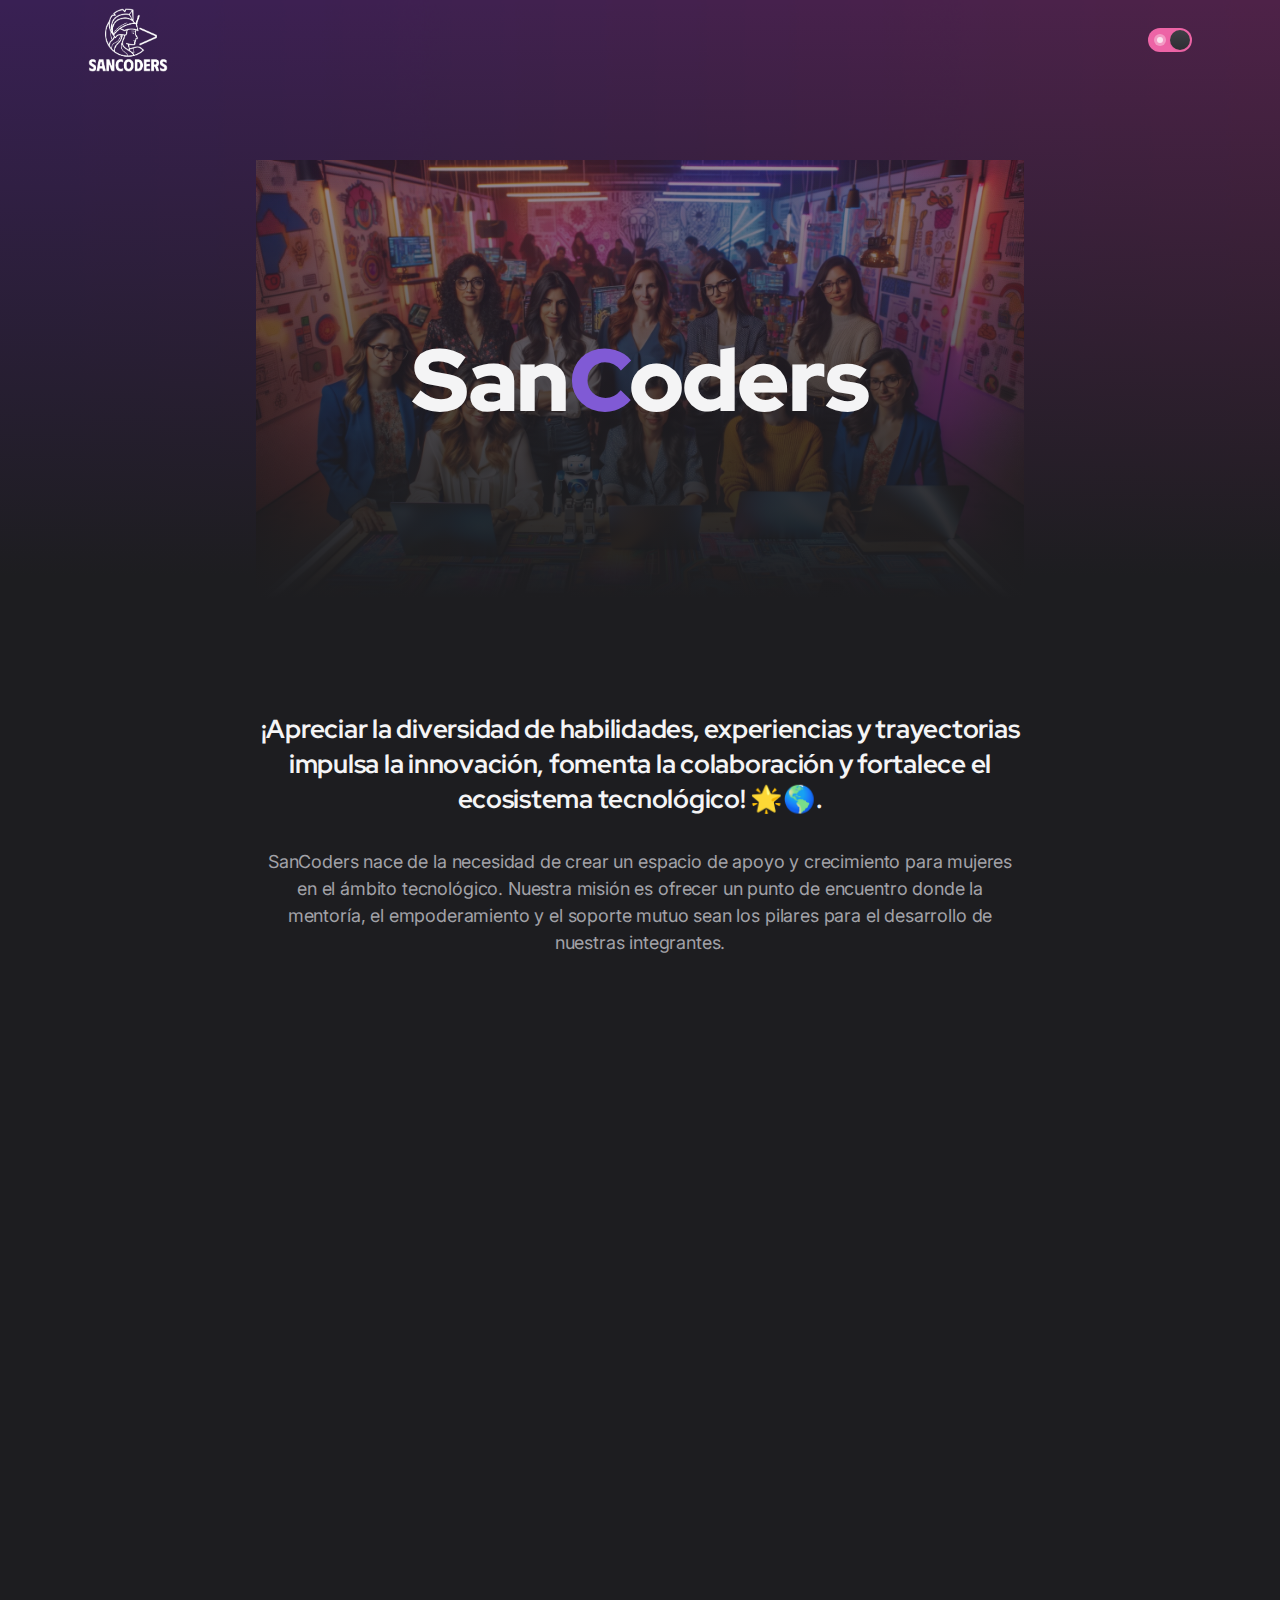
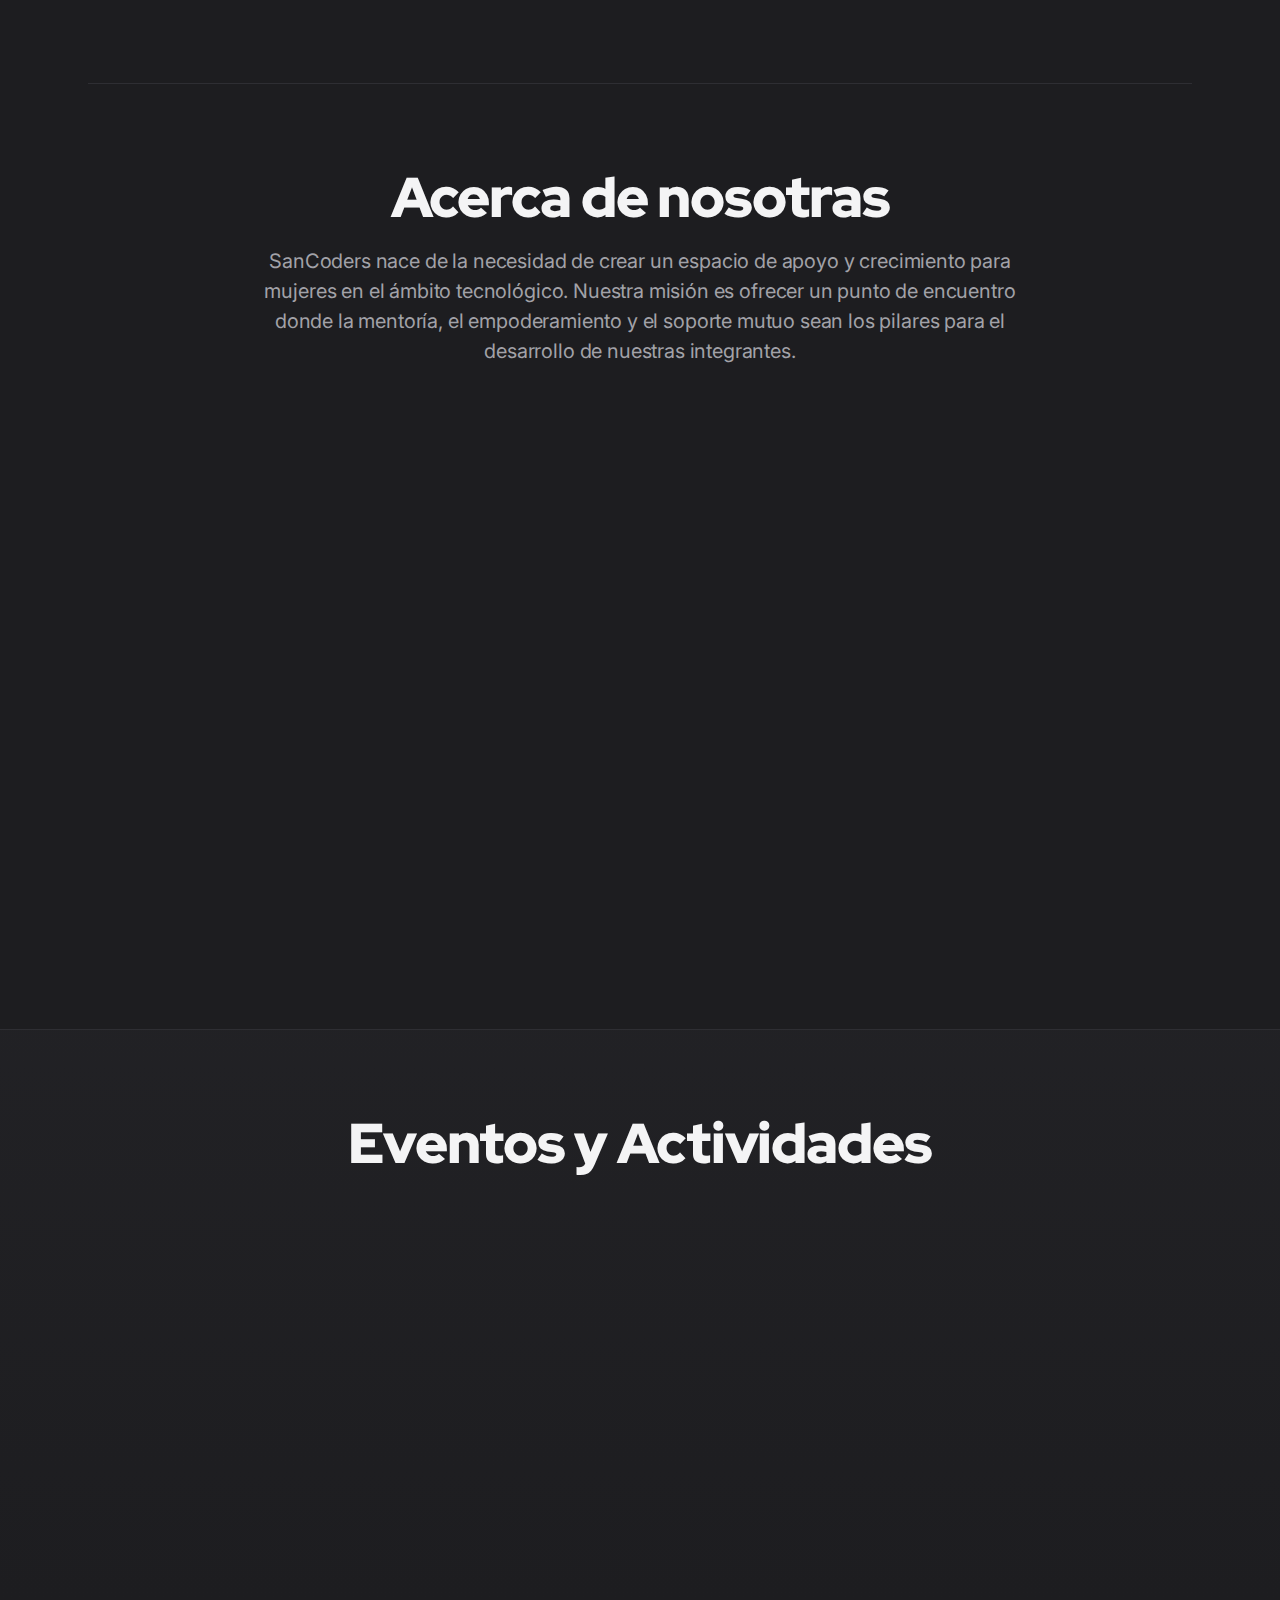
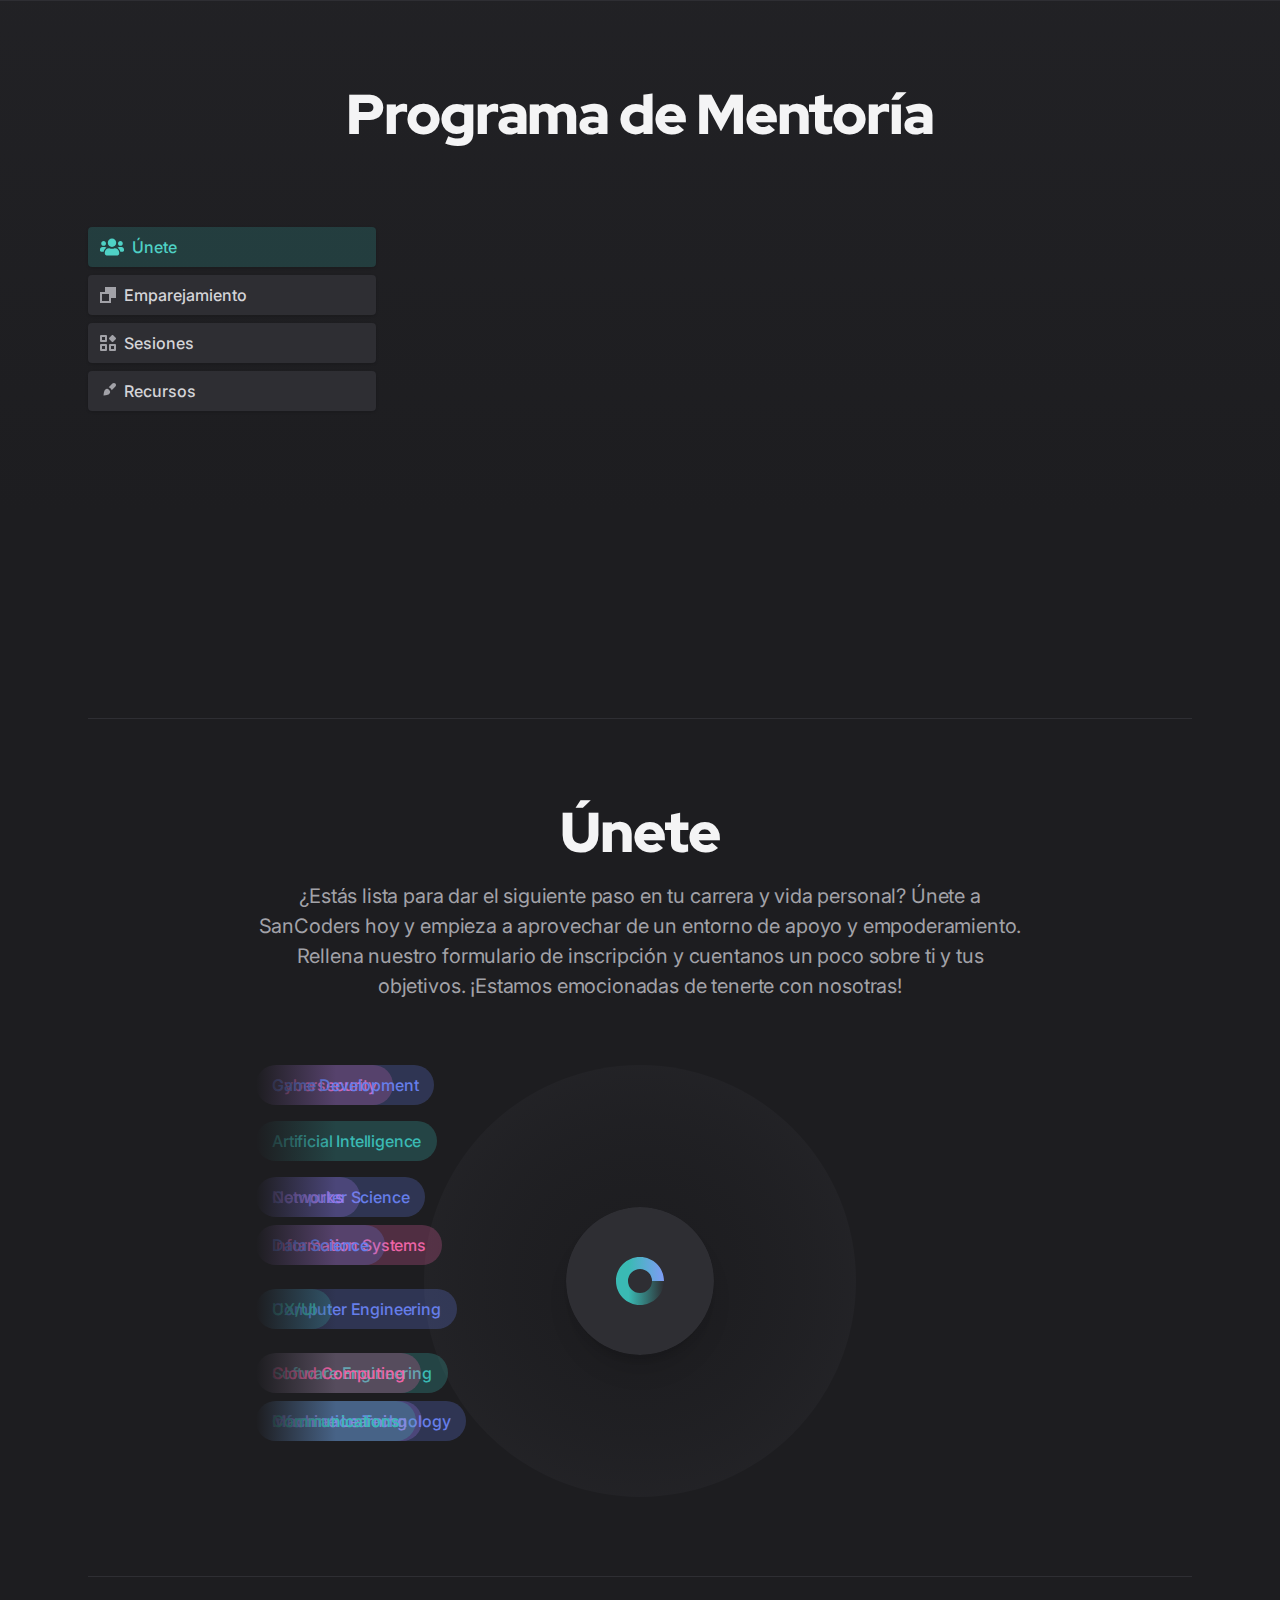
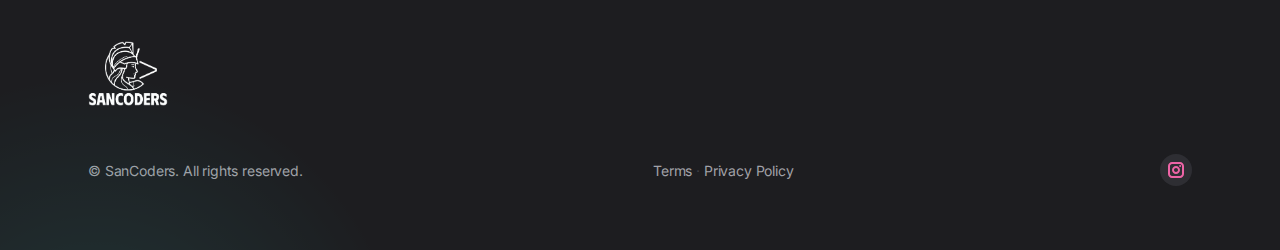
<file: index.html>
<!doctype html>
<html lang="en" class="">

<head>
    <meta charset="utf-8">
    <title>SanCoders</title>
    <meta name="viewport" content="width=device-width,initial-scale=1">
    <link href="./css/vendors/aos.css" rel="stylesheet">
    <link href="./style.css" rel="stylesheet">
    <script>
        if (localStorage.getItem('dark-mode') == 'true' || !('dark-mode' in localStorage)) {
            document.querySelector('html').classList.add('dark');

        } else {
            document.querySelector('html').classList.remove('dark');
        }

    </script>
</head>

<body class="font-inter antialiased bg-white text-gray-900 dark:bg-gray-900 dark:text-gray-100 tracking-tight">

    <!-- Page wrapper -->
    <div class="flex flex-col min-h-screen overflow-hidden">

        <!-- Site header -->
        <header class="absolute w-full z-30">
            <div class="max-w-6xl mx-auto px-4 sm:px-6">
                <div class="flex items-center justify-between h-20">

                    <!-- Site branding -->
                    <div class="shrink-0 mr-5">
                        <!-- Logo -->
                        <a class="block" href="index.html" aria-label="Cruip">
                            <img id="logoImage" src="./images/3.png" width="80" height="80" alt="logo">
                        </a>
                    </div>

                    <!-- Desktop navigation -->
                    <nav class="hidden md:flex md:grow flex justify-end">
                        <!-- Desktop lights switch -->
                        <div class="form-switch flex flex-col justify-center ml-3">
                            <input type="checkbox" name="light-switch" id="light-switch-desktop"
                                class="light-switch sr-only" />
                            <label class="relative" for="light-switch-desktop">
                                <span
                                    class="relative bg-gradient-to-t from-gray-100 to-white dark:from-gray-800 dark:to-gray-700 shadow-sm z-10"
                                    aria-hidden="true"></span>
                                <svg class="absolute inset-0" width="44" height="24" viewBox="0 0 44 24"
                                    xmlns="http://www.w3.org/2000/svg">
                                    <g class="fill-current text-white" fill-rule="nonzero" opacity=".88">
                                        <path
                                            d="M32 8a.5.5 0 00.5-.5v-1a.5.5 0 10-1 0v1a.5.5 0 00.5.5zM35.182 9.318a.5.5 0 00.354-.147l.707-.707a.5.5 0 00-.707-.707l-.707.707a.5.5 0 00.353.854zM37.5 11.5h-1a.5.5 0 100 1h1a.5.5 0 100-1zM35.536 14.829a.5.5 0 00-.707.707l.707.707a.5.5 0 00.707-.707l-.707-.707zM32 16a.5.5 0 00-.5.5v1a.5.5 0 101 0v-1a.5.5 0 00-.5-.5zM28.464 14.829l-.707.707a.5.5 0 00.707.707l.707-.707a.5.5 0 00-.707-.707zM28 12a.5.5 0 00-.5-.5h-1a.5.5 0 100 1h1a.5.5 0 00.5-.5zM28.464 9.171a.5.5 0 00.707-.707l-.707-.707a.5.5 0 00-.707.707l.707.707z" />
                                        <circle cx="32" cy="12" r="3" />
                                        <circle fill-opacity=".4" cx="12" cy="12" r="6" />
                                        <circle fill-opacity=".88" cx="12" cy="12" r="3" />
                                    </g>
                                </svg>
                                <span class="sr-only">Switch to light / dark version</span>
                            </label>
                        </div>
                    </nav>

                </div>
            </div>
        </header>

        <!-- Page content -->
        <main class="grow">

            <!-- Hero -->
            <section class="relative">

                <!-- Background image -->
                <div class="absolute inset-0 h-128 pt-16 box-content -z-1">
                    <img class="absolute inset-0 w-full h-full object-cover opacity-25" src="./images/fondo1.png"
                        width="1440" height="577" alt="About" />
                    <div class="absolute inset-0 bg-gradient-to-t from-white dark:from-gray-900" aria-hidden="true">
                    </div>
                </div>

                <div class="relative max-w-6xl mx-auto px-4 sm:px-6">
                    <div class="pt-32 pb-12 md:pt-40 md:pb-20">
                        <div class="text-center">
                            <div class="relative flex justify-center items-center">
                                <div class="relative inline-flex items-start" data-aos="fade-up">
                                    <img class="opacity-50" src="./images/about-hero02.jpg" width="768" height="432"
                                        alt="About hero" />
                                    <div class="absolute inset-0 bg-gradient-to-t from-white dark:from-gray-900"
                                        aria-hidden="true"></div>
                                </div>
                                <div class="absolute" data-aos="fade-down">
                                    <h1 class="h1 lg:text-6xl font-red-hat-display">San<span
                                            class="text-purple-600">C</span>oders</h1>
                                    <!-- <a class="flex justify-center items-center" href="index.html" aria-label="Cruip">
                                        <img id="logoImage2" src="./images/3.png" width="50%" height="50%" alt="logo">
                                    </a> -->
                                </div>
                                <!-- <div class="absolute bottom-0 -mb-8 w-0.5 h-16 bg-gray-300 dark:bg-gray-700"
                                    aria-hidden="true"></div> -->
                            </div>
                        </div>
                    </div>
                </div>

            </section>

            <!-- Features -->
            <section>
                <div class="max-w-6xl mx-auto px-4 sm:px-6">
                    <div class="pt-6 pb-12 md:pt-8 md:pb-20">

                        <!-- Section header -->
                        <div class="max-w-3xl mx-auto text-center pb-12 md:pb-20">
                            <h4 class="h4 font-red-hat-display mb-8">¡Apreciar la diversidad de habilidades,
                                experiencias y trayectorias impulsa la innovación, fomenta la colaboración y fortalece
                                el ecosistema tecnológico! 🌟🌎.</h4>
                            <p class="text-lg text-gray-600 dark:text-gray-400">SanCoders nace de la necesidad de crear
                                un espacio de apoyo y crecimiento para mujeres en el ámbito tecnológico. Nuestra misión
                                es ofrecer un punto de encuentro donde la mentoría, el empoderamiento y el soporte mutuo
                                sean los pilares para el desarrollo de nuestras integrantes.</p>
                        </div>

                        <!-- Images grid -->
                        <div class="grid grid-cols-12 gap-3 mt-8 md:mt-10" data-aos-id-gallery>
                            <img class="col-span-4" src="./images/about-grid-01.jpg" width="360" height="270"
                                alt="About grid 01" data-aos="fade-down" data-aos-anchor="[data-aos-id-gallery]" />
                            <img class="col-span-3" src="./images/about-grid-02.jpg" width="270" height="270"
                                alt="About grid 02" data-aos="fade-down" data-aos-anchor="[data-aos-id-gallery]"
                                data-aos-delay="100" />
                            <img class="col-span-5" src="./images/about-grid-03.jpg" width="450" height="270"
                                alt="About grid 03" data-aos="fade-down" data-aos-anchor="[data-aos-id-gallery]"
                                data-aos-delay="200" />
                            <img class="col-span-3" src="./images/about-grid-04.jpg" width="270" height="270"
                                alt="About grid 04" data-aos="fade-down" data-aos-anchor="[data-aos-id-gallery]"
                                data-aos-delay="300" />
                            <img class="col-span-5" src="./images/about-grid-05.jpg" width="450" height="270"
                                alt="About grid 05" data-aos="fade-down" data-aos-anchor="[data-aos-id-gallery]"
                                data-aos-delay="400" />
                            <img class="col-span-4" src="./images/about-grid-06.jpg" width="360" height="270"
                                alt="About grid 06" data-aos="fade-down" data-aos-anchor="[data-aos-id-gallery]"
                                data-aos-delay="500" />
                        </div>

                    </div>
                </div>
            </section>

            <!-- Timeline -->
            <section>
                <div class="max-w-6xl mx-auto px-4 sm:px-6">
                    <div class="py-12 md:py-20 border-t border-gray-200 dark:border-gray-800">
                        <!-- Section header -->
                        <div class="max-w-3xl mx-auto text-center pb-12 md:pb-20">
                            <h2 class="h2 font-red-hat-display mb-4">Acerca de nosotras</h2>
                            <p class="text-xl text-gray-600 dark:text-gray-400">SanCoders nace de la necesidad de crear
                                un espacio de apoyo y crecimiento para mujeres en el ámbito tecnológico. Nuestra misión
                                es ofrecer un punto de encuentro donde la mentoría, el empoderamiento y el soporte mutuo
                                sean los pilares para el desarrollo de nuestras integrantes.</p>
                        </div>
                        <!-- Section image -->
                        <div class="flex justify-center pb-12 md:pb-16" x-data="{ modalExpanded: false }"
                            data-aos="fade-up">
                            <div class="relative inline-flex justify-center items-center">
                                <img src="./images/aboutUs.jpg" width="768" height="432" alt="Explainer">
                                <!-- Illustration -->
                                <svg class="absolute right-0 top-0 -mt-11 mr-9" xmlns="http://www.w3.org/2000/svg"
                                    width="69" height="77">
                                    <path class="fill-emerald-400"
                                        d="M19.987 69.903a16 16 0 0 1-4.12.88 10 10 0 0 1-4.6-.76 9.15 9.15 0 0 1-3.71-3l-.63-.93-.51-1a9.07 9.07 0 0 1-.76-2.31 16.42 16.42 0 0 1 1-8.18 46 46 0 0 1 3.11-6.78 58.58 58.58 0 0 1 8.65-11.79 60.66 60.66 0 0 1 11.18-9.44 45.88 45.88 0 0 1 9.67-4.87 28.1 28.1 0 0 1 11-1.65 25.07 25.07 0 0 1 9.68 2.59 18.08 18.08 0 0 1 4.34 2.92 12.86 12.86 0 0 1 3.16 4.55 13.64 13.64 0 0 1 1 5.31 20.71 20.71 0 0 1-.7 5 35.54 35.54 0 0 1-3.79 8.91 52.15 52.15 0 0 1-5.46 7.63 72.54 72.54 0 0 1-6.52 6.6 58.48 58.48 0 0 1-15.51 10.06 39.78 39.78 0 0 1-3.91 1.47c-.67.2-1.35.39-2 .56a10.66 10.66 0 0 1-2.74.25 7.59 7.59 0 0 1-2.73-.63 3.17 3.17 0 0 1-1.82-1.94c-.48-1.77.65-3.57 1.92-5 .15-.17.33-.38.46-.51l.37-.37c.25-.25.5-.5.75-.73.5-.49 1-.94 1.54-1.4 1-.91 2.11-1.76 3.2-2.59a66 66 0 0 1 6.81-4.53 44.56 44.56 0 0 1 9.75-4.32 22.28 22.28 0 0 1 5.53-.91 13.5 13.5 0 0 1 5.91 1.09 10.75 10.75 0 0 1 4.61 4.13l.74 1.32c.229.488.42.993.57 1.51.28.977.438 1.984.47 3a17.19 17.19 0 0 1-.73 5.58 21.73 21.73 0 0 1-2.16 5.06c-1.24 2-2.26 2.51-2.44 2.23-.18-.28.17-1.39.5-3.15a24.07 24.07 0 0 0 .33-7 13.91 13.91 0 0 0-.83-3.9 8.73 8.73 0 0 0-2.2-2.87 6.64 6.64 0 0 0-3-1.32 12.39 12.39 0 0 0-4 .05 31.68 31.68 0 0 0-8.84 3.07 59.18 59.18 0 0 0-8.36 5.16c-1.34 1-2.64 2-3.84 3.05-.3.27-.61.54-.88.81l-.54.52c-.11.1-.08.06-.12.11-.04.05 0 .15.12.16h.17l.42-.09.56-.14c.75-.2 1.51-.44 2.26-.71a47.25 47.25 0 0 0 8.79-4.41 65.55 65.55 0 0 0 14.92-13.36 41 41 0 0 0 6.16-10.25c1.47-3.62 2.17-7.66.82-10.69a8.43 8.43 0 0 0-3.29-3.74 19.61 19.61 0 0 0-2.45-1.33c-.45-.17-.89-.37-1.34-.54l-1.37-.43a23 23 0 0 0-11.5 0 38.32 38.32 0 0 0-12.15 5.44 58.11 58.11 0 0 0-10.35 8.85 53.09 53.09 0 0 0-8 11.06 32.11 32.11 0 0 0-2.51 6.2c-.57 2.09-.72 4.22.06 5.77a6.4 6.4 0 0 0 2.2 2.63 5.15 5.15 0 0 0 1.51.61 6.23 6.23 0 0 0 1.74.11 17.27 17.27 0 0 0 7.38-2.8c4.75-2.91 9-6.88 13.05-10.89a97.44 97.44 0 0 0 16-20.33 49.73 49.73 0 0 0 4.91-11.72l.37-1.49.27-1.54c.199-.989.32-1.992.36-3a9.11 9.11 0 0 0-1.23-5.27 6.61 6.61 0 0 0-3.08-2.43 13.93 13.93 0 0 0-4.31-.84 32 32 0 0 0-9.31 1.08 59.27 59.27 0 0 0-9.08 3.11 60.65 60.65 0 0 0-8.39 4.66c-2.37 1.57-4.58 3.3-6.83 5.12-2.09 1.69-3.79 3.15-5.22 4.38a77.994 77.994 0 0 1-3.64 2.95 14 14 0 0 1-4.68 2.64 10.65 10.65 0 0 1-1.73.49c-.72 0-.44-.89.68-2.61a54.19 54.19 0 0 1 5.93-7.22 86.61 86.61 0 0 1 14.37-12.19 60.24 60.24 0 0 1 4.18-2.53 45.5 45.5 0 0 1 4.49-2.2 55.38 55.38 0 0 1 9.54-3 37.12 37.12 0 0 1 10.52-.89 17.78 17.78 0 0 1 5.84 1.44 12.52 12.52 0 0 1 5.32 4.36 13.2 13.2 0 0 1 2.19 6.31 21.59 21.59 0 0 1-.28 5.76 45.26 45.26 0 0 1-2.91 9.94 68.73 68.73 0 0 1-7.37 13 104.64 104.64 0 0 1-9.37 11.25 134.3 134.3 0 0 1-10.58 9.94 61.69 61.69 0 0 1-6 4.45 32.1 32.1 0 0 1-6.92 3.51l-.04-.12Z" />
                                </svg>
                            </div>
                        </div>
                    </div>
                </div>
            </section>

            <!-- Related links -->
            <section class="relative border-t border-gray-200 dark:border-gray-800">
                <!-- Background gradient -->
                <div class="absolute inset-0 dark:opacity-25 bg-gradient-to-b from-gray-100 to-white dark:from-gray-800 dark:to-gray-900 pointer-events-none"
                    aria-hidden="true"></div>
                <!-- End background gradient -->
                <div class="relative max-w-6xl mx-auto px-4 sm:px-6">
                    <div class="py-12 md:py-20">

                        <!-- Section header -->
                        <div class="max-w-3xl mx-auto text-center pb-12 md:pb-20">
                            <h2 class="h2 font-red-hat-display">Eventos y Actividades</h2>
                        </div>

                        <!-- Items -->
                        <div class="max-w-xs sm:max-w-none mx-auto md:max-w-none lg:max-w-none grid gap-4 md:gap-6 sm:grid-cols-2 md:grid-cols-4"
                            data-aos-id-rellinks>

                            <!-- 1st item -->
                            <a class="flex flex-col items-center text-center p-5 text-white group bg-gradient-to-tr from-teal-500 to-teal-400 dark:to-teal-500 shadow-2xl"
                                data-aos="fade-down" data-aos-anchor="[data-aos-id-rellinks]">
                                <img class="mb-3" src="./images/icon-01.svg" width="40" height="40" alt="Icon 01">
                                <div class="font-red-hat-display text-xl font-black tracking-tighter mb-1">Workshops
                                    Técnicos</div>
                                <div class="grow opacity-80 mb-3">Participa en nuestros workshops
                                    interactivos sobre las últimas tendencias y herramientas en el mundo tech.</div>
                            </a>

                            <!-- 2nd item -->
                            <a class="flex flex-col items-center text-center p-5 text-white group bg-gradient-to-tr from-purple-500 to-purple-400 dark:to-purple-500 shadow-2xl"
                                data-aos="fade-down" data-aos-anchor="[data-aos-id-rellinks]" data-aos-delay="150">
                                <img class="mb-3" src="./images/icon-02.svg" width="40" height="40" alt="Icon 01">
                                <div class="font-red-hat-display text-xl font-black tracking-tighter mb-1">Seminarios y
                                    Conferencias</div>
                                <div class="grow opacity-80 mb-3">>Asiste a seminarios y conferencias impartidos
                                    por líderes y expertas en tecnología.</div>
                            </a>

                            <!-- 3rd item -->
                            <a class="flex flex-col items-center text-center p-5 text-white group bg-gradient-to-tr from-indigo-500 to-indigo-400 dark:to-indigo-500 shadow-2xl sm:col-span-2 md:col-auto"
                                data-aos="fade-down" data-aos-anchor="[data-aos-id-rellinks]" data-aos-delay="300">
                                <img class="mb-3" src="./images/icon-03.svg" width="40" height="40" alt="Icon 01">
                                <div class="font-red-hat-display text-xl font-black tracking-tighter mb-1">Actividades
                                    Recreativas</div>
                                <div class="grow opacity-80 mb-3">Únete a nuestras actividades recreativas
                                    diseñadas para fortalecer lazos y promover el bienestar.</div>
                            </a>

                            <!-- 4 item -->
                            <a class="flex flex-col items-center text-center p-5 text-white group bg-gradient-to-tr from-pink-600 to-pink-400  dark:to-pink-400  shadow-2xl sm:col-span-2 md:col-auto"
                                data-aos="fade-down" data-aos-anchor="[data-aos-id-rellinks]" data-aos-delay="300">
                                <img class="mb-3" src="./images/icon-04.svg" width="40" height="40" alt="Icon 01">
                                <div class="font-red-hat-display text-xl font-black tracking-tighter mb-1">Networking y
                                    Meetups</div>
                                <div class="grow opacity-80 mb-3">Expande tu red de contactos a través de nuestros
                                    eventos de networking y meetups regulares.</div>
                            </a>

                        </div>

                    </div>
                </div>
            </section>

            <!-- Tabs -->
            <section class="relative border-t border-transparent dark:border-gray-800">
                <!-- Background gradient -->
                <div class="absolute inset-0 h-128 dark:opacity-25 bg-gradient-to-b from-gray-100 to-white dark:from-gray-800 dark:to-gray-900 pointer-events-none"
                    aria-hidden="true"></div>
                <!-- End background gradient -->
                <div class="relative max-w-6xl mx-auto px-4 sm:px-6">
                    <div class="py-12 md:py-20">

                        <!-- Section header -->
                        <div class="max-w-3xl mx-auto text-center pb-12 md:pb-16">
                            <h2 class="h2 font-red-hat-display mb-4">Programa de Mentoría </h2>
                        </div>

                        <!-- Section content -->
                        <div x-data="{ category: '1' }">
                            <div class="grid lg:grid-cols-3 gap-12 lg:gap-6">

                                <!-- Category buttons -->
                                <div
                                    class="lg:col-span-1 lg:pr-16 flex flex-wrap justify-center lg:flex-col lg:justify-start -m-1 lg:mx-0">
                                    <button
                                        class="lg:w-full font-medium px-3 py-2 shadow transition duration-150 ease-in-out rounded flex items-center justify-center lg:justify-start m-1 lg:mx-0"
                                        :class="category === '1' ? 'bg-teal-500 hover:bg-teal-500 dark:bg-teal-600 dark:hover:bg-teal-600 dark:bg-opacity-25 dark:hover:bg-opacity-25' : 'bg-white hover:bg-gray-50 dark:bg-gray-800 dark:hover:bg-gray-700'"
                                        @click="category = '1'">
                                        <svg class="w-6 h-6 shrink-0 mr-2" viewBox="0 0 200 140" fill="none"
                                            xmlns="http://www.w3.org/2000/svg">
                                            <path class="fill-current"
                                                :class="category === '1' ? 'text-teal-200 dark:text-teal-400' : 'text-teal-500 dark:text-gray-400'"
                                                d="M30 60C41.0312 60 50 51.0312 50 40C50 28.9688 41.0312 20 30 20C18.9688 20 10 28.9688 10 40C10 51.0312 18.9688 60 30 60ZM170 60C181.031 60 190 51.0312 190 40C190 28.9688 181.031 20 170 20C158.969 20 150 28.9688 150 40C150 51.0312 158.969 60 170 60ZM180 70H160C154.5 70 149.531 72.2188 145.906 75.8125C158.5 82.7188 167.438 95.1875 169.375 110H190C195.531 110 200 105.531 200 100V90C200 78.9688 191.031 70 180 70ZM100 70C119.344 70 135 54.3438 135 35C135 15.6562 119.344 0 100 0C80.6562 0 65 15.6562 65 35C65 54.3438 80.6562 70 100 70ZM124 80H121.406C114.906 83.125 107.688 85 100 85C92.3125 85 85.125 83.125 78.5938 80H76C56.125 80 40 96.125 40 116V125C40 133.281 46.7188 140 55 140H145C153.281 140 160 133.281 160 125V116C160 96.125 143.875 80 124 80ZM54.0938 75.8125C50.4688 72.2188 45.5 70 40 70H20C8.96875 70 0 78.9688 0 90V100C0 105.531 4.46875 110 10 110H30.5938C32.5625 95.1875 41.5 82.7188 54.0938 75.8125Z"
                                                fill="black" />
                                        </svg>
                                        <span
                                            :class="category === '1' ? 'text-white dark:text-teal-400' : 'text-gray-600 dark:text-gray-300'">Únete</span>
                                    </button>
                                    <button
                                        class="lg:w-full font-medium px-3 py-2 shadow transition duration-150 ease-in-out rounded flex items-center justify-center lg:justify-start m-1 lg:mx-0"
                                        :class="category === '2' ? 'bg-teal-500 hover:bg-teal-500 dark:bg-teal-600 dark:hover:bg-teal-600 dark:bg-opacity-25 dark:hover:bg-opacity-25' : 'bg-white hover:bg-gray-50 dark:bg-gray-800 dark:hover:bg-gray-700'"
                                        @click="category = '2'">
                                        <svg class="w-4 h-4 shrink-0 mr-2" viewBox="0 0 16 16"
                                            xmlns="http://www.w3.org/2000/svg">
                                            <path class="fill-current"
                                                :class="category === '2' ? 'text-teal-200 dark:text-teal-400' : 'text-teal-500 dark:text-gray-400'"
                                                d="M11 16v-5h5V0H5v5H0v11h11zM2 7h7v7H2V7z" />
                                        </svg>
                                        <span
                                            :class="category === '2' ? 'text-white dark:text-teal-400' : 'text-gray-600 dark:text-gray-300'">Emparejamiento</span>
                                    </button>
                                    <button
                                        class="lg:w-full font-medium px-3 py-2 shadow transition duration-150 ease-in-out rounded flex items-center justify-center lg:justify-start m-1 lg:mx-0"
                                        :class="category === '3' ? 'bg-teal-500 hover:bg-teal-500 dark:bg-teal-600 dark:hover:bg-teal-600 dark:bg-opacity-25 dark:hover:bg-opacity-25' : 'bg-white hover:bg-gray-50 dark:bg-gray-800 dark:hover:bg-gray-700'"
                                        @click="category = '3'">
                                        <svg class="w-4 h-4 shrink-0 mr-2" viewBox="0 0 16 16"
                                            xmlns="http://www.w3.org/2000/svg">
                                            <path class="fill-current"
                                                :class="category === '3' ? 'text-teal-200 dark:text-teal-400' : 'text-teal-500 dark:text-gray-400'"
                                                d="M6 0H1a1 1 0 00-1 1v5a1 1 0 001 1h5a1 1 0 001-1V1a1 1 0 00-1-1zM5 5H2V2h3v3zM15 9h-5a1 1 0 00-1 1v5a1 1 0 001 1h5a1 1 0 001-1v-5a1 1 0 00-1-1zm-1 5h-3v-3h3v3zM6 9H1a1 1 0 00-1 1v5a1 1 0 001 1h5a1 1 0 001-1v-5a1 1 0 00-1-1zm-1 5H2v-3h3v3zM12.5 7a1 1 0 01-.707-.293l-2.5-2.5a1 1 0 010-1.414l2.5-2.5a1 1 0 011.414 0l2.5 2.5a1 1 0 010 1.414l-2.5 2.5A1 1 0 0112.5 7z" />
                                        </svg>
                                        <span
                                            :class="category === '3' ? 'text-white dark:text-teal-400' : 'text-gray-600 dark:text-gray-300'">Sesiones</span>
                                    </button>
                                    <button
                                        class="lg:w-full font-medium px-3 py-2 shadow transition duration-150 ease-in-out rounded flex items-center justify-center lg:justify-start m-1 lg:mx-0"
                                        :class="category === '4' ? 'bg-teal-500 hover:bg-teal-500 dark:bg-teal-600 dark:hover:bg-teal-600 dark:bg-opacity-25 dark:hover:bg-opacity-25' : 'bg-white hover:bg-gray-50 dark:bg-gray-800 dark:hover:bg-gray-700'"
                                        @click="category = '4'">
                                        <svg class="w-4 h-4 shrink-0 mr-2" viewBox="0 0 16 16"
                                            xmlns="http://www.w3.org/2000/svg">
                                            <path class="fill-current"
                                                :class="category === '4' ? 'text-teal-200 dark:text-teal-400' : 'text-teal-500 dark:text-gray-400'"
                                                d="M15.4.6c-.84-.8-2.16-.8-3 0L8.7 4.3c.73.252 1.388.68 1.916 1.244.469.515.83 1.119 1.065 1.775L15.4 3.6c.8-.84.8-2.16 0-3zM4.937 6.9c-1.2 1.2-1.4 5.7-1.4 5.7s4.4-.4 5.6-1.5a2.987 2.987 0 000-4.2 2.9 2.9 0 00-4.2 0z" />
                                        </svg>
                                        <span
                                            :class="category === '4' ? 'text-white dark:text-teal-400' : 'text-gray-600 dark:text-gray-300'">Recursos</span>
                                    </button>
                                </div>

                                <!-- Section content -->
                                <div class="lg:col-span-2 max-w-sm mx-auto md:max-w-3xl lg:max-w-none">
                                    <!-- Content -->
                                    <div data-aos="fade-up">
                                        <!-- Content #1 -->
                                        <div x-show="category === '1'">
                                            <h3 class="h3 font-cabinet-grotesk mb-3">Únete como Mentee o Voluntaria como
                                                Mentora</h3>
                                            <p class="text-lg text-gray-500 mb-8">Nuestro programa de mentoría está
                                                diseñado
                                                para guiarte a través de tu carrera en tecnología. Esta es una excelente
                                                oportunidad para crecer profesionalmente y hacer una diferencia
                                                positiva en la vida de otras mujeres en el sector tecnológico.
                                            </p>
                                            <ul class="inline-flex flex-col space-y-6">
                                                <li class="flex items-start">
                                                    <svg class="w-3 h-3 fill-current text-teal-400 dark:text-teal-200 mt-2 mr-3 shrink-0"
                                                        viewBox="0 0 12 12" xmlns="http://www.w3.org/2000/svg">
                                                        <path
                                                            d="M10.28 2.28L3.989 8.575 1.695 6.28A1 1 0 00.28 7.695l3 3a1 1 0 001.414 0l7-7A1 1 0 0010.28 2.28z" />
                                                    </svg>
                                                    <div>
                                                        <div class="font-cabinet-grotesk font-bold text-lg mb-1">
                                                            Conéctate
                                                            con mentores experimentadas</div>
                                                        <div class="text-gray-500">
                                                            Sea que estés comenzando
                                                            o
                                                            buscando avanzar en tu carrera, nuestras mentoras te
                                                            ofrecerán
                                                            conocimientos, consejos y apoyo para
                                                            alcanzar tus
                                                            metas profesionales y personales.
                                                        </div>
                                                    </div>
                                                </li>
                                                <li class="flex items-start">
                                                    <svg class="w-3 h-3 fill-current text-teal-400 dark:text-teal-200 mt-2 mr-3 shrink-0"
                                                        viewBox="0 0 12 12" xmlns="http://www.w3.org/2000/svg">
                                                        <path
                                                            d="M10.28 2.28L3.989 8.575 1.695 6.28A1 1 0 00.28 7.695l3 3a1 1 0 001.414 0l7-7A1 1 0 0010.28 2.28z" />
                                                    </svg>
                                                    <div>
                                                        <div class="font-cabinet-grotesk font-bold text-lg mb-1">
                                                            Contribuye
                                                            a nuestra comunidad</div>
                                                        <div class="text-gray-500">
                                                            Si deseas contribuir a nuestra comunidad y tienes
                                                            experiencia
                                                            que
                                                            compartir, te invitamos a unirte como mentora.
                                                        </div>
                                                    </div>
                                                </li>
                                            </ul>
                                        </div>
                                        <!-- Content #2 -->
                                        <div x-show="category === '2'">
                                            <h3 class="h3 font-cabinet-grotesk mb-3">Emparejamiento Personalizado
                                            </h3>
                                            <p class="text-lg text-gray-500 mb-8">Comienza tu camino en nuestro programa
                                                de
                                                mentoría recibiendo o brindando guía.</p>
                                            <ul class="inline-flex flex-col space-y-6">
                                                <li class="flex items-start">
                                                    <svg class="w-3 h-3 fill-current text-teal-400 dark:text-teal-200 mt-2 mr-3 shrink-0"
                                                        viewBox="0 0 12 12" xmlns="http://www.w3.org/2000/svg">
                                                        <path
                                                            d="M10.28 2.28L3.989 8.575 1.695 6.28A1 1 0 00.28 7.695l3 3a1 1 0 001.414 0l7-7A1 1 0 0010.28 2.28z" />
                                                    </svg>
                                                    <div>
                                                        <div class="font-cabinet-grotesk font-bold text-lg mb-1">Te
                                                            emparejaremos según tus intereses y
                                                            necesidades específicas si buscas una mentora, o según tus
                                                            habilidades y
                                                            experiencia si deseas ser mentora.</div>
                                                        <div class="text-gray-500">
                                                            Este enfoque personalizado facilita
                                                            relaciones de mentoría efectivas y enriquecedoras,
                                                            maximizando
                                                            el beneficio
                                                            para ambas partes.
                                                        </div>
                                                    </div>
                                                </li>
                                            </ul>
                                        </div>
                                        <!-- Content #3 -->
                                        <div x-show="category === '3'">
                                            <h3 class="h3 font-cabinet-grotesk mb-3">Sesiones de Mentoría Regular
                                            </h3>
                                            <p class="text-lg text-gray-500 mb-8">Estas sesiones son espacios seguros
                                                para
                                                el aprendizaje y la discusión, adaptados a las necesidades y evolución
                                                de
                                                cada participante, proporcionando un soporte constante.</p>
                                            <ul class="inline-flex flex-col space-y-6">
                                                <li class="flex items-start">
                                                    <svg class="w-3 h-3 fill-current text-teal-400 dark:text-teal-200 mt-2 mr-3 shrink-0"
                                                        viewBox="0 0 12 12" xmlns="http://www.w3.org/2000/svg">
                                                        <path
                                                            d="M10.28 2.28L3.989 8.575 1.695 6.28A1 1 0 00.28 7.695l3 3a1 1 0 001.414 0l7-7A1 1 0 0010.28 2.28z" />
                                                    </svg>
                                                    <div>
                                                        <div class="font-cabinet-grotesk font-bold text-lg mb-1">
                                                            Participa
                                                            en sesiones regulares de mentoría</div>
                                                        <div class="text-gray-500">
                                                            Ya sea como mentee para discutir desafíos y explorar
                                                            oportunidades, o como mentora para ofrecer consejos
                                                            prácticos y
                                                            compartir tu experiencia.
                                                        </div>
                                                    </div>
                                                </li>
                                            </ul>
                                        </div>
                                        <!-- Content #4 -->
                                        <div x-show="category === '4'">
                                            <h3 class="h3 font-cabinet-grotesk mb-3">Recursos y Apoyo Continuo</h3>
                                            <p class="text-lg text-gray-500 mb-8">Nuestro programa te ofrece acceso a
                                                una
                                                variedad de recursos educativos tanto para mentees como para mentoras.
                                            </p>
                                            <ul class="inline-flex flex-col space-y-6">
                                                <li class="flex items-start">
                                                    <svg class="w-3 h-3 fill-current text-teal-400 dark:text-teal-200 mt-2 mr-3 shrink-0"
                                                        viewBox="0 0 12 12" xmlns="http://www.w3.org/2000/svg">
                                                        <path
                                                            d="M10.28 2.28L3.989 8.575 1.695 6.28A1 1 0 00.28 7.695l3 3a1 1 0 001.414 0l7-7A1 1 0 0010.28 2.28z" />
                                                    </svg>
                                                    <div>
                                                        <div class="font-cabinet-grotesk font-bold text-lg mb-1">
                                                            Webinars y
                                                            eventos exclusivos</div>
                                                        <div class="text-gray-500">
                                                            Estos
                                                            recursos están diseñados para complementar tu desarrollo
                                                            profesional y
                                                            personal, proporcionándote las herramientas necesarias para
                                                            prosperar y
                                                            contribuir activamente en el sector tecnológico.
                                                        </div>
                                                    </div>
                                                </li>
                                            </ul>
                                        </div>
                                    </div>
                                </div>
                            </div>

                        </div>

                    </div>
                </div>
            </section>

            <!-- Features animation -->
            <section>
                <div class="max-w-6xl mx-auto px-4 sm:px-6">
                    <div class="py-12 md:py-20 border-t border-gray-200 dark:border-gray-800">

                        <!-- Section header -->
                        <div class="max-w-3xl mx-auto text-center pb-12 md:pb-16">
                            <h1 class="h2 font-red-hat-display mb-4">Únete</h1>
                            <p class="text-xl text-gray-600 dark:text-gray-400">¿Estás lista para dar el siguiente paso
                                en tu carrera y vida personal? Únete a SanCoders hoy y empieza a aprovechar de un
                                entorno de apoyo y empoderamiento. Rellena nuestro formulario de inscripción y cuentanos
                                un poco sobre ti y tus objetivos. ¡Estamos emocionadas de tenerte con nosotras!</p>
                        </div>

                        <!-- Custom animation -->
                        <div class="max-w-3xl mx-auto">
                            <div class="relative flex justify-center items-center overflow-hidden">

                                <!-- Big circle behind: light layout -->
                                <svg class="dark:hidden" width="432" height="432" viewBox="0 0 432 432"
                                    xmlns="http://www.w3.org/2000/svg">
                                    <defs>
                                        <radialGradient cx="50%" cy="50%" fx="50%" fy="50%" r="48.919%" id="prefix__a">
                                            <stop stop-color="#B2F5EA" stop-opacity=".64" offset="0%" />
                                            <stop stop-color="#B2F5EA" stop-opacity="0" offset="100%" />
                                        </radialGradient>
                                    </defs>
                                    <g fill="none" fill-rule="evenodd">
                                        <circle fill="url(#prefix__a)" cx="216" cy="216" r="216" />
                                        <g transform="translate(22 22)" stroke="#1D1D20">
                                            <circle stroke-opacity=".04" cx="194" cy="194" r="193.5" />
                                            <circle stroke-opacity=".08" stroke-width="2" cx="194" cy="194" r="153" />
                                            <circle stroke-opacity=".16" stroke-width="2.5" cx="194" cy="194"
                                                r="112.75" />
                                        </g>
                                    </g>
                                </svg>

                                <!-- Big circle behind: dark layout -->
                                <svg class="hidden dark:block" width="432" height="432" viewBox="0 0 432 432"
                                    xmlns="http://www.w3.org/2000/svg">
                                    <defs>
                                        <radialGradient cx="50%" cy="50%" fx="50%" fy="50%" r="50%" id="circleill_a">
                                            <stop stop-color="#1D1D21" stop-opacity="0" offset="0%" />
                                            <stop stop-color="#2E2E33" stop-opacity=".32" offset="100%" />
                                        </radialGradient>
                                    </defs>
                                    <circle cx="216" cy="216" r="216" fill="url(#circleill_a)" fill-rule="evenodd" />
                                </svg>

                                <!-- Moving tags -->
                                <div class="absolute inset-0">
                                    <div
                                        class="absolute font-medium px-4 py-2 text-white dark:text-indigo-500 bg-gradient-to-tr from-indigo-500 to-indigo-400 dark:bg-indigo-500 dark:from-transparent dark:to-transparent dark:bg-opacity-25 rounded-full inline-flex items-center justify-center tags-animation mt-28">
                                        Computer Science</div>
                                    <div
                                        class="absolute font-medium px-4 py-2 text-white dark:text-teal-500 bg-gradient-to-tr from-teal-500 to-teal-400 dark:bg-teal-500 dark:from-transparent dark:to-transparent dark:bg-opacity-25 rounded-full inline-flex items-center justify-center tags-animation tags-1 mt-72">
                                        Software Engineering</div>
                                    <div
                                        class="absolute font-medium px-4 py-2 text-white dark:text-pink-500 bg-gradient-to-tr from-pink-500 to-pink-400 dark:bg-pink-500 dark:from-transparent dark:to-transparent dark:bg-opacity-25 rounded-full inline-flex items-center justify-center tags-animation tags-2 mt-40">
                                        Information Systems</div>
                                    <div
                                        class="absolute font-medium px-4 py-2 text-white dark:text-indigo-500 bg-gradient-to-tr from-indigo-500 to-indigo-400 dark:bg-indigo-500 dark:from-transparent dark:to-transparent dark:bg-opacity-25 rounded-full inline-flex items-center justify-center tags-animation tags-3 mt-80 top-4">
                                        Information Technology</div>
                                    <div
                                        class="absolute font-medium px-4 py-2 text-white dark:text-indigo-500 bg-gradient-to-tr from-indigo-500 to-indigo-400 dark:bg-indigo-500 dark:from-transparent dark:to-transparent dark:bg-opacity-25 rounded-full inline-flex items-center justify-center tags-animation tags-4 mt-56">
                                        Computer Engineering</div>
                                    <div
                                        class="absolute font-medium px-4 py-2 text-white dark:text-pink-500 bg-gradient-to-tr from-pink-500 to-pink-400 dark:bg-pink-500 dark:from-transparent dark:to-transparent dark:bg-opacity-25 rounded-full inline-flex items-center justify-center tags-animation tags-4">
                                        Cybersecurity</div>
                                    <div
                                        class="absolute font-medium px-4 py-2 text-white dark:text-teal-500 bg-gradient-to-tr from-teal-500 to-teal-400 dark:bg-teal-500 dark:from-transparent dark:to-transparent dark:bg-opacity-25 rounded-full inline-flex items-center justify-center tags-animation tags-5 mt-14">
                                        Artificial Intelligence</div>
                                    <div
                                        class="absolute font-medium px-4 py-2 text-white dark:text-purple-500 bg-gradient-to-tr from-purple-500 to-purple-400 dark:bg-purple-500 dark:from-transparent dark:to-transparent dark:bg-opacity-25 rounded-full inline-flex items-center justify-center tags-animation tags-5 mt-80 top-4">
                                        Machine Learning</div>
                                    <div
                                        class="absolute font-medium px-4 py-2 text-white dark:text-indigo-500 bg-gradient-to-tr from-indigo-500 to-indigo-400 dark:bg-indigo-500 dark:from-transparent dark:to-transparent dark:bg-opacity-25 rounded-full inline-flex items-center justify-center tags-animation tags-6 mt-40">
                                        Data Science</div>
                                    <div
                                        class="absolute font-medium px-4 py-2 text-white dark:text-indigo-500 bg-gradient-to-tr from-indigo-500 to-indigo-400 dark:bg-indigo-500 dark:from-transparent dark:to-transparent dark:bg-opacity-25 rounded-full inline-flex items-center justify-center tags-animation tags-7">
                                        Game Development</div>
                                    <div
                                        class="absolute font-medium px-4 py-2 text-white dark:text-pink-500 bg-gradient-to-tr from-pink-500 to-pink-400 dark:bg-pink-500 dark:from-transparent dark:to-transparent dark:bg-opacity-25 rounded-full inline-flex items-center justify-center tags-animation tags-7 mt-72">
                                        Cloud Computing</div>
                                    <div
                                        class="absolute font-medium px-4 py-2 text-white dark:text-purple-500 bg-gradient-to-tr from-purple-500 to-purple-400 dark:bg-purple-500 dark:from-transparent dark:to-transparent dark:bg-opacity-25 rounded-full inline-flex items-center justify-center tags-animation tags-8 mt-28">
                                        Networks</div>
                                    <div
                                        class="absolute font-medium px-4 py-2 text-white dark:text-teal-500 bg-gradient-to-tr from-teal-500 to-teal-400 dark:bg-teal-500 dark:from-transparent dark:to-transparent dark:bg-opacity-25 rounded-full inline-flex items-center justify-center tags-animation tags-9 mt-80 top-4">
                                        Communications</div>
                                    <div
                                        class="absolute font-medium px-4 py-2 text-white dark:text-teal-500 bg-gradient-to-tr from-teal-500 to-teal-400 dark:bg-teal-500 dark:from-transparent dark:to-transparent dark:bg-opacity-25 rounded-full inline-flex items-center justify-center tags-animation tags-10 mt-56">
                                        UX/UI</div>
                                </div>

                                <!-- Inner cricle -->
                                <svg class="absolute rounded-full shadow-xl" width="148" height="148"
                                    viewBox="0 0 148 148" xmlns="http://www.w3.org/2000/svg">
                                    <circle cx="74" cy="74" r="74" fill="#2E2E33" fill-rule="evenodd" />
                                </svg>
                                <!-- Logo -->
                                <svg class="absolute w-12 h-12 animate-spin" viewBox="0 0 32 32"
                                    xmlns="http://www.w3.org/2000/svg">
                                    <defs>
                                        <linearGradient x1="26%" y1="100%" x2="100%" y2="100%" id="logo_a">
                                            <stop stop-color="#3ABAB4" offset="0%" />
                                            <stop stop-color="#7F9CF5" offset="100%" />
                                        </linearGradient>
                                        <linearGradient x1="26%" y1="100%" x2="100%" y2="100%" id="logo_b">
                                            <stop stop-color="#3ABAB4" offset="0%" />
                                            <stop stop-color="#3ABAB4" stop-opacity="0" offset="100%" />
                                        </linearGradient>
                                    </defs>
                                    <path d="M32 16h-8a8 8 0 10-16 0H0C0 7.163 7.163 0 16 0s16 7.163 16 16z"
                                        fill="url(#logo_a)" />
                                    <path d="M32 16c0 8.837-7.163 16-16 16S0 24.837 0 16h8a8 8 0 1016 0h8z"
                                        fill="url(#logo_b)" />
                                </svg>
                                <!-- Side gradients -->
                                <div class="absolute top-0 bottom-0 left-0 w-20 bg-gradient-to-r from-white dark:from-gray-900"
                                    aria-hidden="true"></div>
                                <div class="absolute top-0 bottom-0 right-0 w-20 bg-gradient-to-l from-white dark:from-gray-900"
                                    aria-hidden="true"></div>
                            </div>
                        </div>

                    </div>
                </div>
            </section>

        </main>

        <!-- Site footer -->
        <footer class="relative">
            <div class="max-w-6xl mx-auto px-4 sm:px-6">
                <div class="py-12 md:py-16 border-t border-gray-200 dark:border-gray-800 -mt-px">

                    <!-- Footer illustration -->
                    <div class="pointer-events-none -z-1" aria-hidden="true">
                        <svg class="absolute bottom-0 left-0 transform -translate-x-1/2 ml-24 dark:opacity-40"
                            width="800" height="264" fill="none" xmlns="http://www.w3.org/2000/svg">
                            <circle cx="400" cy="400" r="400" fill="url(#footerglow_paint0_radial)" fill-opacity=".4" />
                            <defs>
                                <radialGradient id="footerglow_paint0_radial" cx="0" cy="0" r="1"
                                    gradientUnits="userSpaceOnUse" gradientTransform="rotate(90 0 400) scale(315.089)">
                                    <stop stop-color="#3ABAB4" />
                                    <stop offset="1" stop-color="#3ABAB4" stop-opacity=".01" />
                                </radialGradient>
                            </defs>
                        </svg>
                    </div>

                    <!-- Top area: Blocks -->
                    <div class="grid md:grid-cols-12 gap-8 lg:gap-20 mb-8 md:mb-12">

                        <!-- 1st block -->
                        <div class="md:col-span-2 lg:col-span-3">
                            <!-- Logo -->
                            <!-- Logo -->
                            <a class="block" href="index.html" aria-label="Cruip">
                                <img id="logoImage2" src="./images/3.png" width="80" height="80" alt="logo">
                            </a>
                        </div>

                    </div>

                    <!-- Bottom area -->
                    <div class="md:flex md:items-center md:justify-between">

                        <!-- Social links -->
                        <ul class="flex mb-4 md:order-2 md:ml-4 md:mb-0">
                            <li class="ml-4">
                                <a class="flex justify-center items-center text-white bg-pink-500 dark:text-pink-500 dark:bg-gray-800 hover:underline hover:bg-teal-600 rounded-full transition duration-150 ease-in-out"
                                    href="https://www.instagram.com/sancoders/" aria-label="Instagram">
                                    <svg class="w-8 h-8 fill-current" viewBox="0 0 32 32"
                                        xmlns="http://www.w3.org/2000/svg">
                                        <circle cx="20.145" cy="11.892" r="1" />
                                        <path
                                            d="M16 20c-2.206 0-4-1.794-4-4s1.794-4 4-4 4 1.794 4 4-1.794 4-4 4zm0-6c-1.103 0-2 .897-2 2s.897 2 2 2 2-.897 2-2-.897-2-2-2z" />
                                        <path
                                            d="M20 24h-8c-2.056 0-4-1.944-4-4v-8c0-2.056 1.944-4 4-4h8c2.056 0 4 1.944 4 4v8c0 2.056-1.944 4-4 4zm-8-14c-.935 0-2 1.065-2 2v8c0 .953 1.047 2 2 2h8c.935 0 2-1.065 2-2v-8c0-.935-1.065-2-2-2h-8z" />
                                    </svg>
                                </a>
                            </li>
                            <!-- <li class="ml-4">
                                <a class="flex justify-center items-center text-white bg-teal-500 dark:text-teal-500 dark:bg-gray-800 hover:underline hover:bg-teal-600 rounded-full transition duration-150 ease-in-out"
                                    href="#0" aria-label="Linkedin">
                                    <svg class="w-8 h-8 fill-current" viewBox="0 0 32 32"
                                        xmlns="http://www.w3.org/2000/svg">
                                        <path
                                            d="M23.3 8H8.7c-.4 0-.7.3-.7.7v14.7c0 .3.3.6.7.6h14.7c.4 0 .7-.3.7-.7V8.7c-.1-.4-.4-.7-.8-.7zM12.7 21.6h-2.3V14h2.4v7.6h-.1zM11.6 13c-.8 0-1.4-.7-1.4-1.4 0-.8.6-1.4 1.4-1.4.8 0 1.4.6 1.4 1.4-.1.7-.7 1.4-1.4 1.4zm10 8.6h-2.4v-3.7c0-.9 0-2-1.2-2s-1.4 1-1.4 2v3.8h-2.4V14h2.3v1c.3-.6 1.1-1.2 2.2-1.2 2.4 0 2.8 1.6 2.8 3.6v4.2h.1z" />
                                    </svg>
                                </a>
                            </li> -->
                        </ul>

                        <!-- Middle links -->
                        <div class="text-sm md:order-1 text-gray-700 mb-2 md:mb-0">
                            <a class="text-gray-600 dark:text-gray-400 hover:underline transition duration-150 ease-in-out"
                                href="#0">Terms</a> · <a
                                class="text-gray-600 dark:text-gray-400 hover:underline transition duration-150 ease-in-out"
                                href="#0">Privacy Policy</a>
                        </div>

                        <!-- Copyrights note -->
                        <div class="text-gray-600 dark:text-gray-400 text-sm mr-4">&copy; SanCoders. All rights
                            reserved.</div>

                    </div>

                </div>
            </div>
        </footer>

    </div>

    <script src="./js/vendors/alpinejs.min.js" defer></script>
    <script src="./js/vendors/aos.js"></script>
    <script src="./js/main.js"></script>

</body>

</html>
</file>
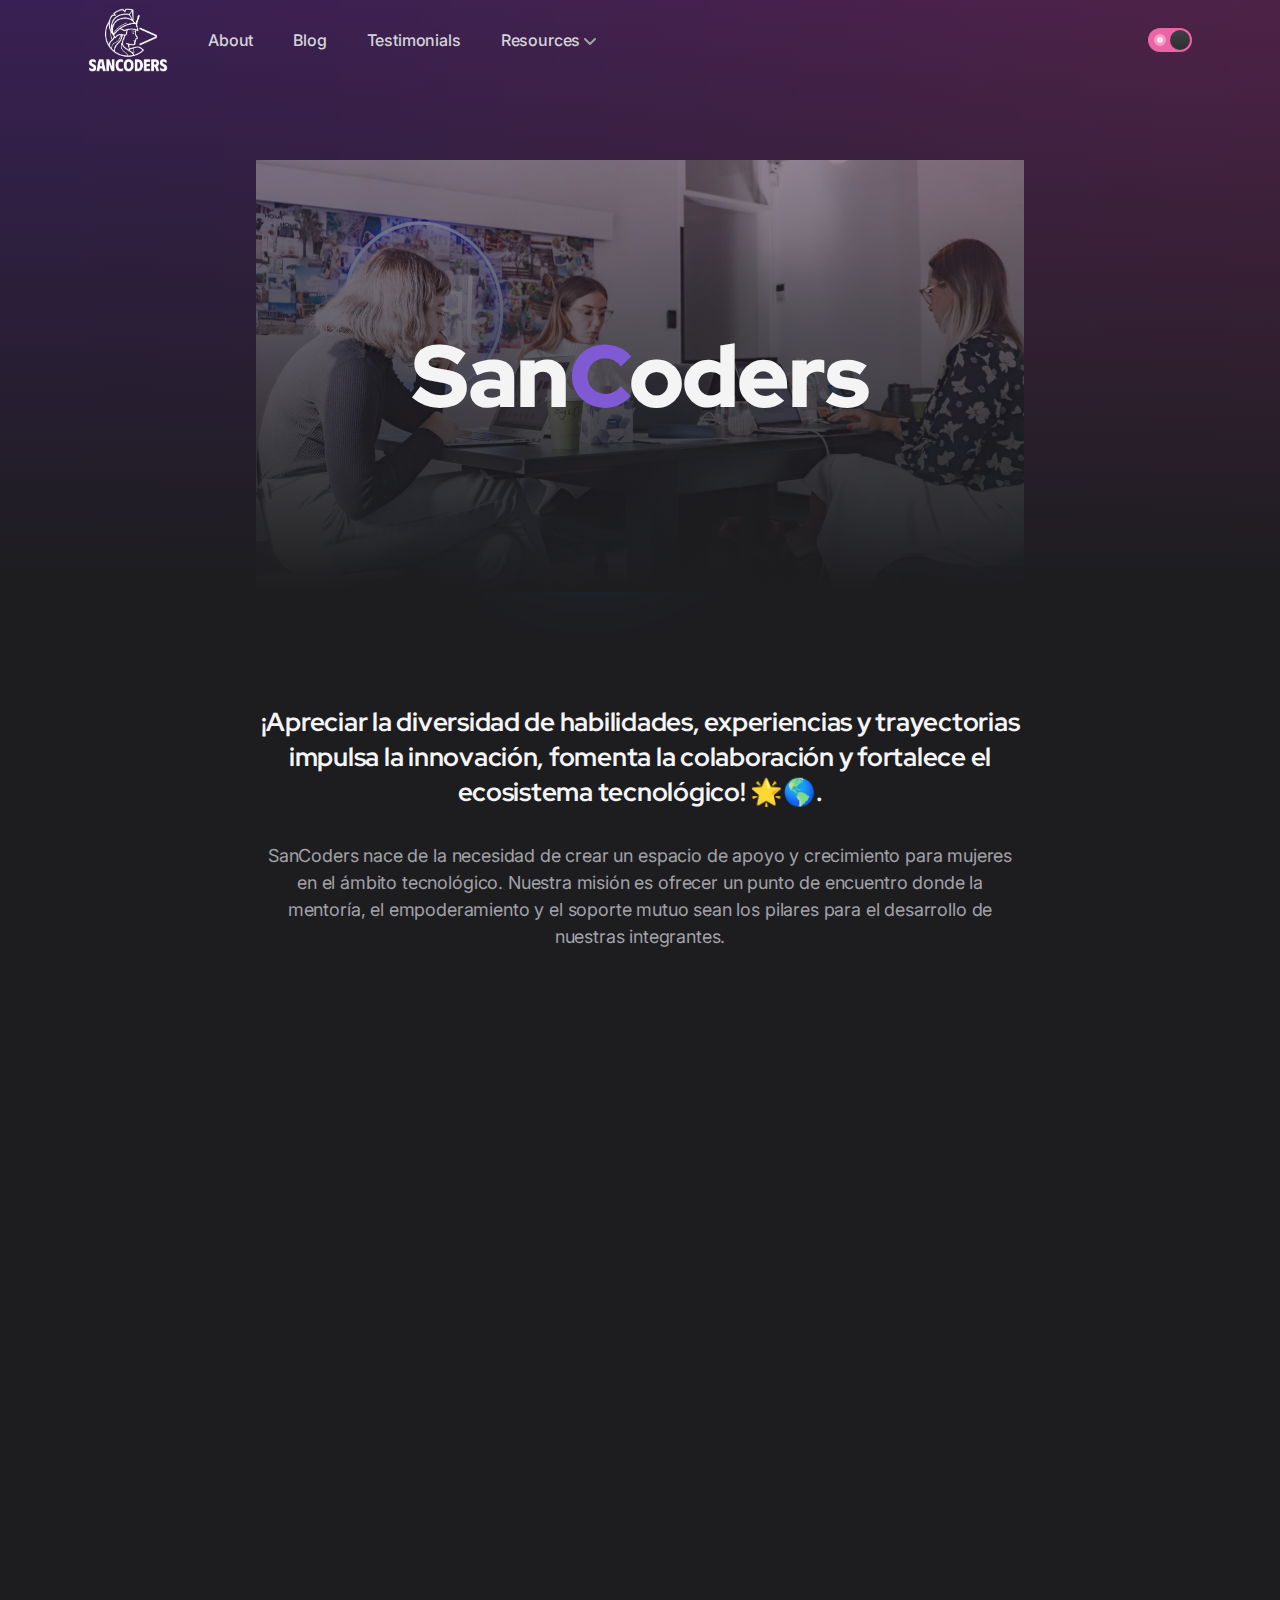
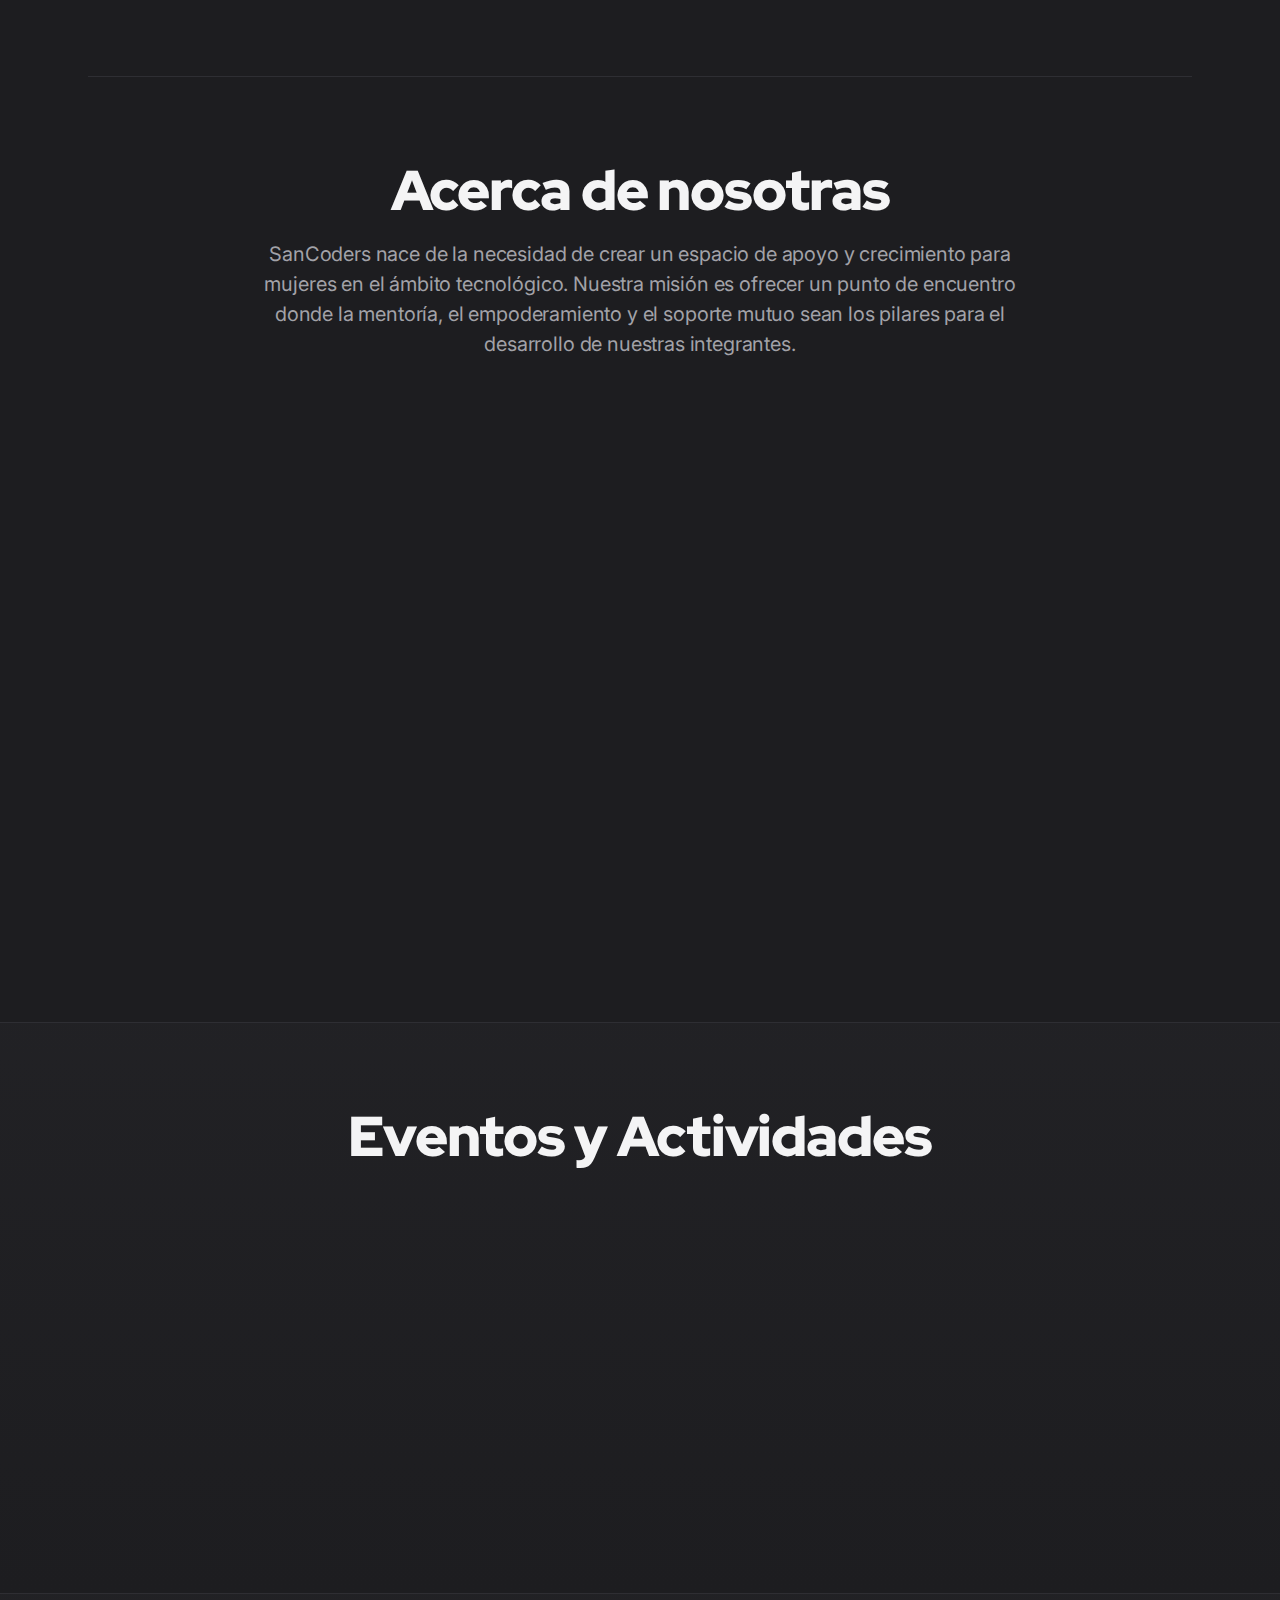
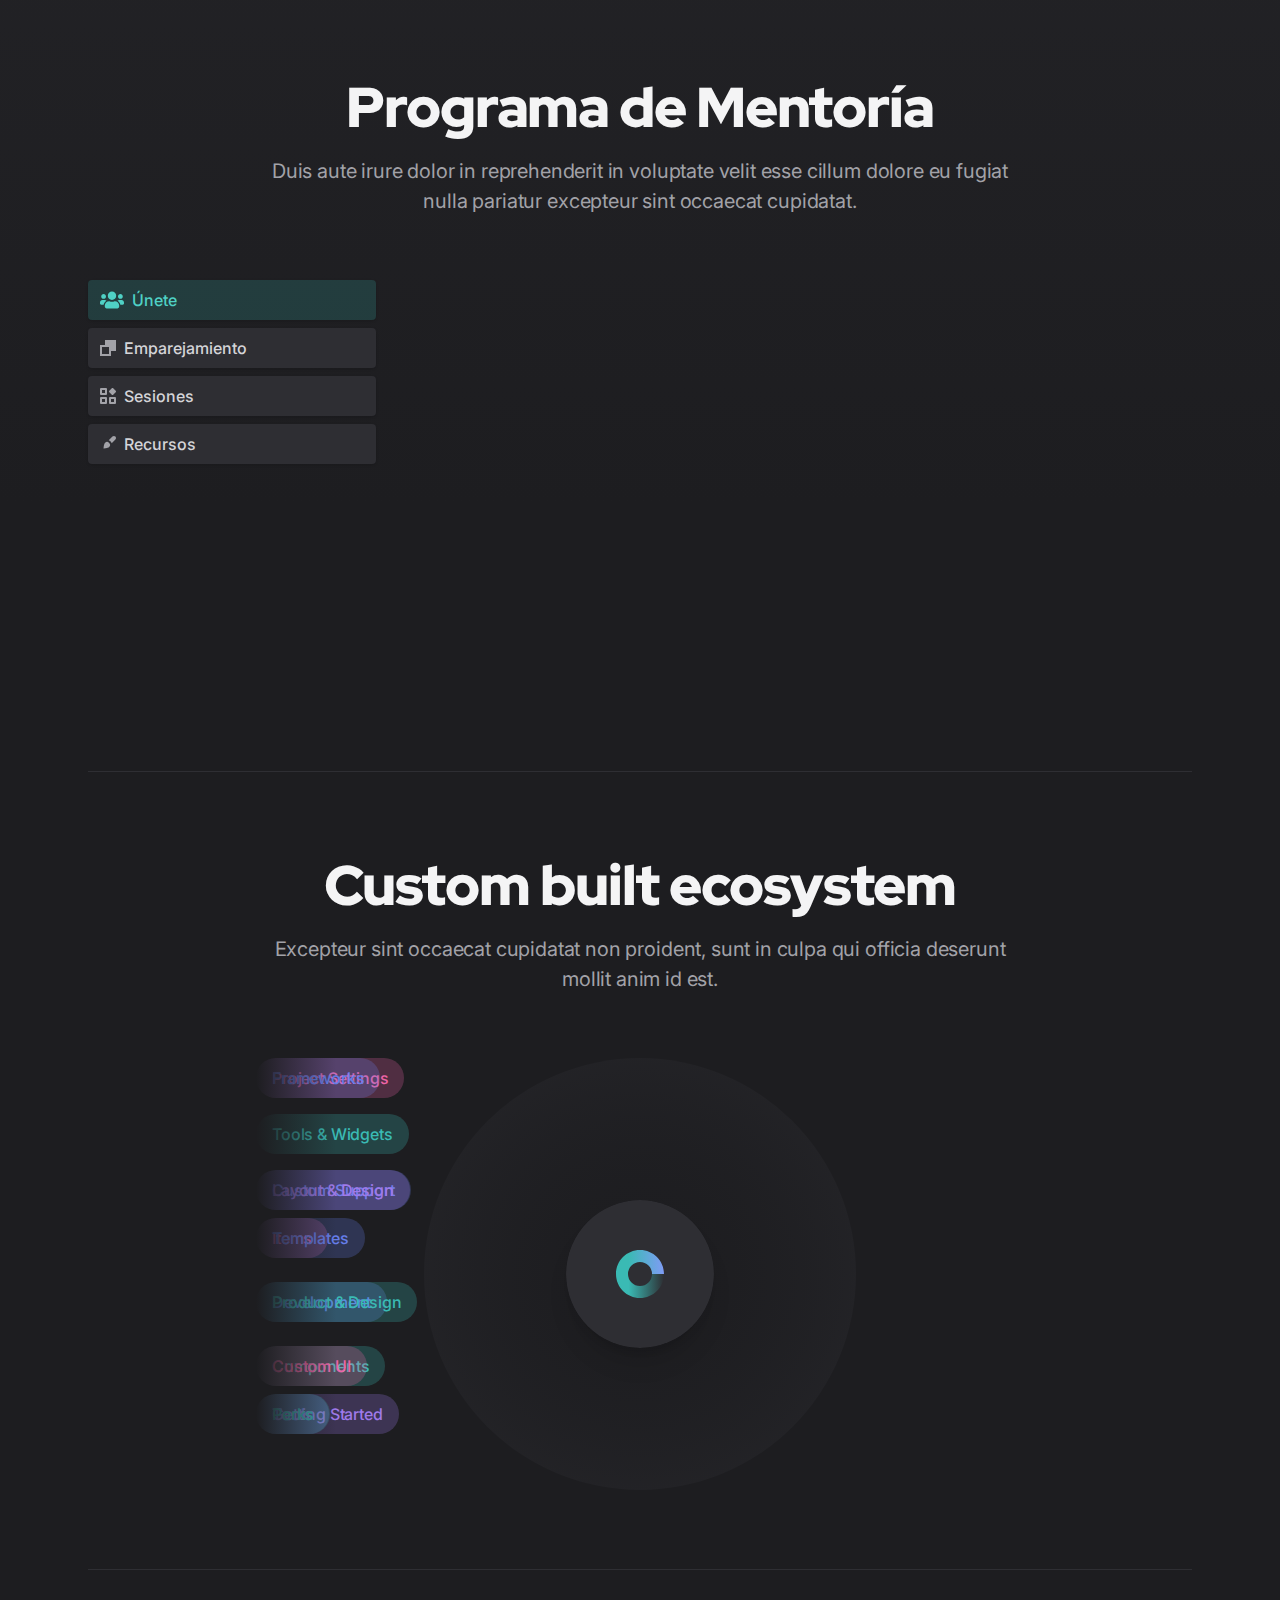
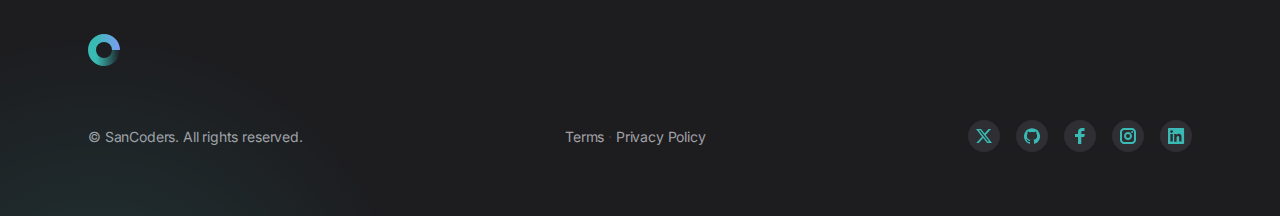
<file: about.html>
<!doctype html>
<html lang="en" class="">

<head>
    <meta charset="utf-8">
    <title>SanCoders</title>
    <meta name="viewport" content="width=device-width,initial-scale=1">
    <link href="./css/vendors/aos.css" rel="stylesheet">
    <link href="./style.css" rel="stylesheet">
    <script>
        if (localStorage.getItem('dark-mode') == 'true' || !('dark-mode' in localStorage)) {
            document.querySelector('html').classList.add('dark');

        } else {
            document.querySelector('html').classList.remove('dark');
        }

    </script>
</head>

<body class="font-inter antialiased bg-white text-gray-900 dark:bg-gray-900 dark:text-gray-100 tracking-tight">

    <!-- Page wrapper -->
    <div class="flex flex-col min-h-screen overflow-hidden">

        <!-- Site header -->
        <header class="absolute w-full z-30">
            <div class="max-w-6xl mx-auto px-4 sm:px-6">
                <div class="flex items-center justify-between h-20">

                    <!-- Site branding -->
                    <div class="shrink-0 mr-5">
                        <!-- Logo -->
                        <a class="block" href="about.html" aria-label="Cruip">
                            <img id="logoImage" src="./images/3.png" width="80" height="80" alt="logo">
                        </a>
                    </div>

                    <!-- Desktop navigation -->
                    <nav class="hidden md:flex md:grow">

                        <!-- Desktop menu links -->
                        <ul class="flex grow flex-wrap items-center font-medium">
                            <li>
                                <a class="text-gray-600 hover:text-gray-900 dark:text-gray-300 dark:hover:text-gray-100 px-5 py-2 flex items-center transition duration-150 ease-in-out"
                                    href="about.html">About</a>
                            </li>
                            <li>
                                <a class="text-gray-600 hover:text-gray-900 dark:text-gray-300 dark:hover:text-gray-100 px-5 py-2 flex items-center transition duration-150 ease-in-out"
                                    href="blog.html">Blog</a>
                            </li>
                            <li>
                                <a class="text-gray-600 hover:text-gray-900 dark:text-gray-300 dark:hover:text-gray-100 px-5 py-2 flex items-center transition duration-150 ease-in-out"
                                    href="testimonials.html">Testimonials</a>
                            </li>
                            <!-- 1st level: hover -->
                            <li class="relative" x-data="{ open: false }" @mouseenter="open = true"
                                @mouseleave="open = false">
                                <a class="text-gray-600 hover:text-gray-900 dark:text-gray-300 dark:hover:text-gray-100 px-5 py-2 flex items-center transition duration-150 ease-in-out"
                                    href="#0" aria-haspopup="true" :aria-expanded="open" @focus="open = true"
                                    @focusout="open = false" @click.prevent>
                                    Resources
                                    <svg class="w-3 h-3 fill-current text-gray-400 cursor-pointer ml-1 shrink-0"
                                        viewBox="0 0 12 12" xmlns="http://www.w3.org/2000/svg">
                                        <path
                                            d="M10.28 4.305L5.989 8.598 1.695 4.305A1 1 0 00.28 5.72l5 5a1 1 0 001.414 0l5-5a1 1 0 10-1.414-1.414z" />
                                    </svg>
                                </a>
                                <!-- 2nd level: hover -->
                                <ul class="origin-top-right absolute top-full left-0 w-40 bg-white dark:bg-gray-800 shadow-lg py-2 ml-4 rounded"
                                    x-show="open" x-transition:enter="transition ease-out duration-200 transform"
                                    x-transition:enter-start="opacity-0 -translate-y-2"
                                    x-transition:enter-end="opacity-100 translate-y-0"
                                    x-transition:leave="transition ease-out duration-200"
                                    x-transition:leave-start="opacity-100" x-transition:leave-end="opacity-0" x-cloak>
                                    <li>
                                        <a class="text-sm text-gray-600 dark:text-gray-400 hover:text-teal-500 dark:hover:text-teal-500 flex py-2 px-4 leading-tight"
                                            href="help.html" @focus="open = true" @focusout="open = false">Help
                                            center</a>
                                    </li>
                                    <li>
                                        <a class="text-sm text-gray-600 dark:text-gray-400 hover:text-teal-500 dark:hover:text-teal-500 flex py-2 px-4 leading-tight"
                                            href="404.html" @focus="open = true" @focusout="open = false">404</a>
                                    </li>
                                </ul>
                            </li>
                        </ul>

                        <!-- Desktop lights switch -->
                        <div class="form-switch flex flex-col justify-center ml-3">
                            <input type="checkbox" name="light-switch" id="light-switch-desktop"
                                class="light-switch sr-only" />
                            <label class="relative" for="light-switch-desktop">
                                <span
                                    class="relative bg-gradient-to-t from-gray-100 to-white dark:from-gray-800 dark:to-gray-700 shadow-sm z-10"
                                    aria-hidden="true"></span>
                                <svg class="absolute inset-0" width="44" height="24" viewBox="0 0 44 24"
                                    xmlns="http://www.w3.org/2000/svg">
                                    <g class="fill-current text-white" fill-rule="nonzero" opacity=".88">
                                        <path
                                            d="M32 8a.5.5 0 00.5-.5v-1a.5.5 0 10-1 0v1a.5.5 0 00.5.5zM35.182 9.318a.5.5 0 00.354-.147l.707-.707a.5.5 0 00-.707-.707l-.707.707a.5.5 0 00.353.854zM37.5 11.5h-1a.5.5 0 100 1h1a.5.5 0 100-1zM35.536 14.829a.5.5 0 00-.707.707l.707.707a.5.5 0 00.707-.707l-.707-.707zM32 16a.5.5 0 00-.5.5v1a.5.5 0 101 0v-1a.5.5 0 00-.5-.5zM28.464 14.829l-.707.707a.5.5 0 00.707.707l.707-.707a.5.5 0 00-.707-.707zM28 12a.5.5 0 00-.5-.5h-1a.5.5 0 100 1h1a.5.5 0 00.5-.5zM28.464 9.171a.5.5 0 00.707-.707l-.707-.707a.5.5 0 00-.707.707l.707.707z" />
                                        <circle cx="32" cy="12" r="3" />
                                        <circle fill-opacity=".4" cx="12" cy="12" r="6" />
                                        <circle fill-opacity=".88" cx="12" cy="12" r="3" />
                                    </g>
                                </svg>
                                <span class="sr-only">Switch to light / dark version</span>
                            </label>
                        </div>
                    </nav>

                    <!-- Mobile menu -->
                    <div class="inline-flex md:hidden" x-data="{ expanded: false }">

                        <!-- Mobile lights switch -->
                        <div class="form-switch flex flex-col justify-center mr-6">
                            <input type="checkbox" name="light-switch" id="light-switch-mobile"
                                class="light-switch sr-only" />
                            <label class="relative" for="light-switch-mobile">
                                <span
                                    class="relative bg-gradient-to-t from-gray-100 to-white dark:from-gray-800 dark:to-gray-700 shadow-sm z-10"
                                    aria-hidden="true"></span>
                                <svg class="absolute inset-0" width="44" height="24" viewBox="0 0 44 24"
                                    xmlns="http://www.w3.org/2000/svg">
                                    <g class="fill-current text-white" fill-rule="nonzero" opacity=".88">
                                        <path
                                            d="M32 8a.5.5 0 00.5-.5v-1a.5.5 0 10-1 0v1a.5.5 0 00.5.5zM35.182 9.318a.5.5 0 00.354-.147l.707-.707a.5.5 0 00-.707-.707l-.707.707a.5.5 0 00.353.854zM37.5 11.5h-1a.5.5 0 100 1h1a.5.5 0 100-1zM35.536 14.829a.5.5 0 00-.707.707l.707.707a.5.5 0 00.707-.707l-.707-.707zM32 16a.5.5 0 00-.5.5v1a.5.5 0 101 0v-1a.5.5 0 00-.5-.5zM28.464 14.829l-.707.707a.5.5 0 00.707.707l.707-.707a.5.5 0 00-.707-.707zM28 12a.5.5 0 00-.5-.5h-1a.5.5 0 100 1h1a.5.5 0 00.5-.5zM28.464 9.171a.5.5 0 00.707-.707l-.707-.707a.5.5 0 00-.707.707l.707.707z" />
                                        <circle cx="32" cy="12" r="3" />
                                        <circle fill-opacity=".4" cx="12" cy="12" r="6" />
                                        <circle fill-opacity=".88" cx="12" cy="12" r="3" />
                                    </g>
                                </svg>
                                <span class="sr-only">Switch to light / dark version</span>
                            </label>
                        </div>

                        <!-- Hamburger button -->
                        <button class="hamburger" :class="{ 'active': expanded }" @click.stop="expanded = !expanded"
                            aria-controls="mobile-nav" :aria-expanded="expanded">
                            <span class="sr-only">Menu</span>
                            <svg class="w-6 h-6 fill-current text-gray-900 hover:text-gray-900 dark:text-gray-300 dark:hover:text-gray-100 transition duration-150 ease-in-out"
                                viewBox="0 0 24 24" xmlns="http://www.w3.org/2000/svg">
                                <rect y="4" width="24" height="2" rx="1" />
                                <rect y="11" width="24" height="2" rx="1" />
                                <rect y="18" width="24" height="2" rx="1" />
                            </svg>
                        </button>

                        <!-- Mobile navigation -->
                        <nav id="mobile-nav"
                            class="fixed top-0 h-screen z-20 left-0 w-full max-w-sm -ml-16 overflow-scroll bg-white dark:bg-gray-900 shadow-lg no-scrollbar"
                            @click.outside="expanded = false" @keydown.escape.window="expanded = false"
                            x-show="expanded" x-transition:enter="transition ease-out duration-200 transform"
                            x-transition:enter-start="opacity-0 -translate-x-full"
                            x-transition:enter-end="opacity-100 translate-x-0"
                            x-transition:leave="transition ease-out duration-200" x-transition:leave-start="opacity-100"
                            x-transition:leave-end="opacity-0" x-cloak>
                            <div class="py-6 pr-4 pl-20">
                                <!-- Logo -->
                                <a class="inline-block mb-4" href="about.html" aria-label="Cruip">
                                    <img id="logoImage" src="./images/3.png" width="8" height="8" alt="logo">
                                </a>
                                <!-- Links -->
                                <ul>
                                    <li>
                                        <a class="flex text-gray-600 hover:text-gray-900 dark:text-gray-300 dark:hover:text-gray-100 py-2"
                                            href="about.html">About</a>
                                    </li>
                                    <li>
                                        <a class="flex text-gray-600 hover:text-gray-900 dark:text-gray-300 dark:hover:text-gray-100 py-2"
                                            href="blog.html">Blog</a>
                                    </li>
                                    <li>
                                        <a class="flex text-gray-600 hover:text-gray-900 dark:text-gray-300 dark:hover:text-gray-100 py-2"
                                            href="testimonials.html">Testimonials</a>
                                    </li>
                                    <li class="py-2 my-2 border-t border-b border-gray-200 dark:border-gray-800">
                                        <span class="flex text-gray-600 dark:text-gray-400 py-2">Resources</span>
                                        <ul class="pl-4">
                                            <li>
                                                <a class="text-sm flex font-medium text-gray-600 hover:text-gray-900 dark:text-gray-400 dark:hover:text-gray-100 py-2"
                                                    href="help.html">Help center</a>
                                            </li>
                                            <li>
                                                <a class="text-sm flex font-medium text-gray-600 hover:text-gray-900 dark:text-gray-400 dark:hover:text-gray-100 py-2"
                                                    href="404.html">404</a>
                                            </li>
                                        </ul>
                                    </li>
                                    <li>
                                        <a class="font-medium w-full inline-flex items-center justify-center border border-transparent px-4 py-2 my-2 rounded text-white bg-teal-500 hover:bg-teal-400 transition duration-150 ease-in-out"
                                            href="contact.html">Request code</a>
                                    </li>
                                </ul>
                            </div>
                        </nav>

                    </div>

                </div>
            </div>
        </header>

        <!-- Page content -->
        <main class="grow">

            <!-- Hero -->
            <section class="relative">

                <!-- Background image -->
                <div class="absolute inset-0 h-128 pt-16 box-content -z-1">
                    <img class="absolute inset-0 w-full h-full object-cover opacity-25" src="./images/fondo1.png"
                        width="1440" height="577" alt="About" />
                    <div class="absolute inset-0 bg-gradient-to-t from-white dark:from-gray-900" aria-hidden="true">
                    </div>
                </div>

                <div class="relative max-w-6xl mx-auto px-4 sm:px-6">
                    <div class="pt-32 pb-12 md:pt-40 md:pb-20">
                        <div class="text-center">
                            <div class="relative flex justify-center items-center">
                                <div class="relative inline-flex items-start" data-aos="fade-up">
                                    <img class="opacity-50" src="./images/about-hero.jpg" width="768" height="432"
                                        alt="About hero" />
                                    <div class="absolute inset-0 bg-gradient-to-t from-white dark:from-gray-900"
                                        aria-hidden="true"></div>
                                </div>
                                <div class="absolute" data-aos="fade-down">
                                    <h1 class="h1 lg:text-6xl font-red-hat-display">San<span
                                            class="text-purple-600">C</span>oders</h1>
                                    <!-- <a class="flex justify-center items-center" href="about.html" aria-label="Cruip">
                                        <img id="logoImage2" src="./images/3.png" width="50%" height="50%" alt="logo">
                                    </a> -->
                                </div>
                                <!-- <div class="absolute bottom-0 -mb-8 w-0.5 h-16 bg-gray-300 dark:bg-gray-700"
                                    aria-hidden="true"></div> -->
                            </div>
                        </div>
                    </div>
                </div>

            </section>

            <!-- Features -->
            <section>
                <div class="max-w-6xl mx-auto px-4 sm:px-6">
                    <div class="pt-6 pb-12 md:pt-8 md:pb-20">

                        <!-- Section header -->
                        <div class="max-w-3xl mx-auto text-center pb-12 md:pb-20">
                            <h4 class="h4 font-red-hat-display mb-8">¡Apreciar la diversidad de habilidades,
                                experiencias y trayectorias impulsa la innovación, fomenta la colaboración y fortalece
                                el ecosistema tecnológico! 🌟🌎.</h4>
                            <p class="text-lg text-gray-600 dark:text-gray-400">SanCoders nace de la necesidad de crear
                                un espacio de apoyo y crecimiento para mujeres en el ámbito tecnológico. Nuestra misión
                                es ofrecer un punto de encuentro donde la mentoría, el empoderamiento y el soporte mutuo
                                sean los pilares para el desarrollo de nuestras integrantes.</p>
                        </div>

                        <!-- Images grid -->
                        <div class="grid grid-cols-12 gap-3 mt-8 md:mt-10" data-aos-id-gallery>
                            <img class="col-span-4" src="./images/about-grid-01.jpg" width="360" height="270"
                                alt="About grid 01" data-aos="fade-down" data-aos-anchor="[data-aos-id-gallery]" />
                            <img class="col-span-3" src="./images/about-grid-02.jpg" width="270" height="270"
                                alt="About grid 02" data-aos="fade-down" data-aos-anchor="[data-aos-id-gallery]"
                                data-aos-delay="100" />
                            <img class="col-span-5" src="./images/about-grid-03.jpg" width="450" height="270"
                                alt="About grid 03" data-aos="fade-down" data-aos-anchor="[data-aos-id-gallery]"
                                data-aos-delay="200" />
                            <img class="col-span-3" src="./images/about-grid-04.jpg" width="270" height="270"
                                alt="About grid 04" data-aos="fade-down" data-aos-anchor="[data-aos-id-gallery]"
                                data-aos-delay="300" />
                            <img class="col-span-5" src="./images/about-grid-05.jpg" width="450" height="270"
                                alt="About grid 05" data-aos="fade-down" data-aos-anchor="[data-aos-id-gallery]"
                                data-aos-delay="400" />
                            <img class="col-span-4" src="./images/about-grid-06.jpg" width="360" height="270"
                                alt="About grid 06" data-aos="fade-down" data-aos-anchor="[data-aos-id-gallery]"
                                data-aos-delay="500" />
                        </div>

                    </div>
                </div>
            </section>

            <!-- Timeline -->
            <section>
                <div class="max-w-6xl mx-auto px-4 sm:px-6">
                    <div class="py-12 md:py-20 border-t border-gray-200 dark:border-gray-800">
                        <!-- Illustration -->
                        <div class="absolute top-1/2 left-1/2 -translate-y-1/2 -translate-x-1/2 pointer-events-none -z-10 mt-5"
                            aria-hidden="true">
                            <img class="max-w-none" src="./images/testimonial-illustration.svg" width="1440"
                                height="350" />
                        </div>
                        <!-- Section header -->
                        <div class="max-w-3xl mx-auto text-center pb-12 md:pb-20">
                            <h2 class="h2 font-red-hat-display mb-4">Acerca de nosotras</h2>
                            <p class="text-xl text-gray-600 dark:text-gray-400">SanCoders nace de la necesidad de crear
                                un espacio de apoyo y crecimiento para mujeres en el ámbito tecnológico. Nuestra misión
                                es ofrecer un punto de encuentro donde la mentoría, el empoderamiento y el soporte mutuo
                                sean los pilares para el desarrollo de nuestras integrantes.</p>
                        </div>
                        <!-- Section image -->
                        <div class="flex justify-center pb-12 md:pb-16" x-data="{ modalExpanded: false }"
                            data-aos="fade-up">
                            <div class="relative inline-flex justify-center items-center">
                                <img src="./images/aboutUs.jpg" width="768" height="432" alt="Explainer">
                                <!-- Illustration -->
                                <svg class="absolute right-0 top-0 -mt-11 mr-9" xmlns="http://www.w3.org/2000/svg"
                                    width="69" height="77">
                                    <path class="fill-emerald-400"
                                        d="M19.987 69.903a16 16 0 0 1-4.12.88 10 10 0 0 1-4.6-.76 9.15 9.15 0 0 1-3.71-3l-.63-.93-.51-1a9.07 9.07 0 0 1-.76-2.31 16.42 16.42 0 0 1 1-8.18 46 46 0 0 1 3.11-6.78 58.58 58.58 0 0 1 8.65-11.79 60.66 60.66 0 0 1 11.18-9.44 45.88 45.88 0 0 1 9.67-4.87 28.1 28.1 0 0 1 11-1.65 25.07 25.07 0 0 1 9.68 2.59 18.08 18.08 0 0 1 4.34 2.92 12.86 12.86 0 0 1 3.16 4.55 13.64 13.64 0 0 1 1 5.31 20.71 20.71 0 0 1-.7 5 35.54 35.54 0 0 1-3.79 8.91 52.15 52.15 0 0 1-5.46 7.63 72.54 72.54 0 0 1-6.52 6.6 58.48 58.48 0 0 1-15.51 10.06 39.78 39.78 0 0 1-3.91 1.47c-.67.2-1.35.39-2 .56a10.66 10.66 0 0 1-2.74.25 7.59 7.59 0 0 1-2.73-.63 3.17 3.17 0 0 1-1.82-1.94c-.48-1.77.65-3.57 1.92-5 .15-.17.33-.38.46-.51l.37-.37c.25-.25.5-.5.75-.73.5-.49 1-.94 1.54-1.4 1-.91 2.11-1.76 3.2-2.59a66 66 0 0 1 6.81-4.53 44.56 44.56 0 0 1 9.75-4.32 22.28 22.28 0 0 1 5.53-.91 13.5 13.5 0 0 1 5.91 1.09 10.75 10.75 0 0 1 4.61 4.13l.74 1.32c.229.488.42.993.57 1.51.28.977.438 1.984.47 3a17.19 17.19 0 0 1-.73 5.58 21.73 21.73 0 0 1-2.16 5.06c-1.24 2-2.26 2.51-2.44 2.23-.18-.28.17-1.39.5-3.15a24.07 24.07 0 0 0 .33-7 13.91 13.91 0 0 0-.83-3.9 8.73 8.73 0 0 0-2.2-2.87 6.64 6.64 0 0 0-3-1.32 12.39 12.39 0 0 0-4 .05 31.68 31.68 0 0 0-8.84 3.07 59.18 59.18 0 0 0-8.36 5.16c-1.34 1-2.64 2-3.84 3.05-.3.27-.61.54-.88.81l-.54.52c-.11.1-.08.06-.12.11-.04.05 0 .15.12.16h.17l.42-.09.56-.14c.75-.2 1.51-.44 2.26-.71a47.25 47.25 0 0 0 8.79-4.41 65.55 65.55 0 0 0 14.92-13.36 41 41 0 0 0 6.16-10.25c1.47-3.62 2.17-7.66.82-10.69a8.43 8.43 0 0 0-3.29-3.74 19.61 19.61 0 0 0-2.45-1.33c-.45-.17-.89-.37-1.34-.54l-1.37-.43a23 23 0 0 0-11.5 0 38.32 38.32 0 0 0-12.15 5.44 58.11 58.11 0 0 0-10.35 8.85 53.09 53.09 0 0 0-8 11.06 32.11 32.11 0 0 0-2.51 6.2c-.57 2.09-.72 4.22.06 5.77a6.4 6.4 0 0 0 2.2 2.63 5.15 5.15 0 0 0 1.51.61 6.23 6.23 0 0 0 1.74.11 17.27 17.27 0 0 0 7.38-2.8c4.75-2.91 9-6.88 13.05-10.89a97.44 97.44 0 0 0 16-20.33 49.73 49.73 0 0 0 4.91-11.72l.37-1.49.27-1.54c.199-.989.32-1.992.36-3a9.11 9.11 0 0 0-1.23-5.27 6.61 6.61 0 0 0-3.08-2.43 13.93 13.93 0 0 0-4.31-.84 32 32 0 0 0-9.31 1.08 59.27 59.27 0 0 0-9.08 3.11 60.65 60.65 0 0 0-8.39 4.66c-2.37 1.57-4.58 3.3-6.83 5.12-2.09 1.69-3.79 3.15-5.22 4.38a77.994 77.994 0 0 1-3.64 2.95 14 14 0 0 1-4.68 2.64 10.65 10.65 0 0 1-1.73.49c-.72 0-.44-.89.68-2.61a54.19 54.19 0 0 1 5.93-7.22 86.61 86.61 0 0 1 14.37-12.19 60.24 60.24 0 0 1 4.18-2.53 45.5 45.5 0 0 1 4.49-2.2 55.38 55.38 0 0 1 9.54-3 37.12 37.12 0 0 1 10.52-.89 17.78 17.78 0 0 1 5.84 1.44 12.52 12.52 0 0 1 5.32 4.36 13.2 13.2 0 0 1 2.19 6.31 21.59 21.59 0 0 1-.28 5.76 45.26 45.26 0 0 1-2.91 9.94 68.73 68.73 0 0 1-7.37 13 104.64 104.64 0 0 1-9.37 11.25 134.3 134.3 0 0 1-10.58 9.94 61.69 61.69 0 0 1-6 4.45 32.1 32.1 0 0 1-6.92 3.51l-.04-.12Z" />
                                </svg>
                            </div>
                        </div>
                    </div>
                </div>
            </section>

            <!-- Related links -->
            <section class="relative border-t border-gray-200 dark:border-gray-800">
                <!-- Background gradient -->
                <div class="absolute inset-0 dark:opacity-25 bg-gradient-to-b from-gray-100 to-white dark:from-gray-800 dark:to-gray-900 pointer-events-none"
                    aria-hidden="true"></div>
                <!-- End background gradient -->
                <div class="relative max-w-6xl mx-auto px-4 sm:px-6">
                    <div class="py-12 md:py-20">

                        <!-- Section header -->
                        <div class="max-w-3xl mx-auto text-center pb-12 md:pb-20">
                            <h2 class="h2 font-red-hat-display">Eventos y Actividades</h2>
                        </div>

                        <!-- Items -->
                        <div class="max-w-xs sm:max-w-none mx-auto md:max-w-none lg:max-w-none grid gap-4 md:gap-6 sm:grid-cols-2 md:grid-cols-4"
                            data-aos-id-rellinks>

                            <!-- 1st item -->
                            <a class="flex flex-col items-center text-center p-5 text-white group bg-gradient-to-tr from-teal-500 to-teal-400 dark:to-teal-500 shadow-2xl"
                                data-aos="fade-down" data-aos-anchor="[data-aos-id-rellinks]">
                                <img class="mb-3" src="./images/icon-01.svg" width="40" height="40" alt="Icon 01">
                                <div class="font-red-hat-display text-xl font-black tracking-tighter mb-1">Workshops
                                    Técnicos</div>
                                <div class="grow opacity-80 mb-3">Participa en nuestros workshops
                                    interactivos sobre las últimas tendencias y herramientas en el mundo tech.</div>
                            </a>

                            <!-- 2nd item -->
                            <a class="flex flex-col items-center text-center p-5 text-white group bg-gradient-to-tr from-purple-500 to-purple-400 dark:to-purple-500 shadow-2xl"
                                data-aos="fade-down" data-aos-anchor="[data-aos-id-rellinks]" data-aos-delay="150">
                                <img class="mb-3" src="./images/icon-02.svg" width="40" height="40" alt="Icon 01">
                                <div class="font-red-hat-display text-xl font-black tracking-tighter mb-1">Seminarios y
                                    Conferencias</div>
                                <div class="grow opacity-80 mb-3">>Asiste a seminarios y conferencias impartidos
                                    por líderes y expertas en tecnología.</div>
                            </a>

                            <!-- 3rd item -->
                            <a class="flex flex-col items-center text-center p-5 text-white group bg-gradient-to-tr from-indigo-500 to-indigo-400 dark:to-indigo-500 shadow-2xl sm:col-span-2 md:col-auto"
                                data-aos="fade-down" data-aos-anchor="[data-aos-id-rellinks]" data-aos-delay="300">
                                <img class="mb-3" src="./images/icon-03.svg" width="40" height="40" alt="Icon 01">
                                <div class="font-red-hat-display text-xl font-black tracking-tighter mb-1">Actividades
                                    Recreativas</div>
                                <div class="grow opacity-80 mb-3">Únete a nuestras actividades recreativas
                                    diseñadas para fortalecer lazos y promover el bienestar.</div>
                            </a>

                            <!-- 4 item -->
                            <a class="flex flex-col items-center text-center p-5 text-white group bg-gradient-to-tr from-pink-600 to-pink-400  dark:to-pink-400  shadow-2xl sm:col-span-2 md:col-auto"
                                data-aos="fade-down" data-aos-anchor="[data-aos-id-rellinks]" data-aos-delay="300">
                                <img class="mb-3" src="./images/icon-04.svg" width="40" height="40" alt="Icon 01">
                                <div class="font-red-hat-display text-xl font-black tracking-tighter mb-1">Networking y
                                    Meetups</div>
                                <div class="grow opacity-80 mb-3">Expande tu red de contactos a través de nuestros
                                    eventos de networking y meetups regulares.</div>
                            </a>

                        </div>

                    </div>
                </div>
            </section>

            <!-- Tabs -->
            <section class="relative border-t border-transparent dark:border-gray-800">
                <!-- Background gradient -->
                <div class="absolute inset-0 h-128 dark:opacity-25 bg-gradient-to-b from-gray-100 to-white dark:from-gray-800 dark:to-gray-900 pointer-events-none"
                    aria-hidden="true"></div>
                <!-- End background gradient -->
                <div class="relative max-w-6xl mx-auto px-4 sm:px-6">
                    <div class="py-12 md:py-20">

                        <!-- Section header -->
                        <div class="max-w-3xl mx-auto text-center pb-12 md:pb-16">
                            <h2 class="h2 font-red-hat-display mb-4">Programa de Mentoría </h2>
                            <p class="text-xl text-gray-600 dark:text-gray-400">Duis aute irure dolor in reprehenderit
                                in voluptate velit esse cillum dolore eu fugiat nulla pariatur excepteur sint occaecat
                                cupidatat.</p>
                        </div>

                        <!-- Section content -->
                        <div x-data="{ category: '1' }">
                            <div class="grid lg:grid-cols-3 gap-12 lg:gap-6">

                                <!-- Category buttons -->
                                <div
                                    class="lg:col-span-1 lg:pr-16 flex flex-wrap justify-center lg:flex-col lg:justify-start -m-1 lg:mx-0">
                                    <button
                                        class="lg:w-full font-medium px-3 py-2 shadow transition duration-150 ease-in-out rounded flex items-center justify-center lg:justify-start m-1 lg:mx-0"
                                        :class="category === '1' ? 'bg-teal-500 hover:bg-teal-500 dark:bg-teal-600 dark:hover:bg-teal-600 dark:bg-opacity-25 dark:hover:bg-opacity-25' : 'bg-white hover:bg-gray-50 dark:bg-gray-800 dark:hover:bg-gray-700'"
                                        @click="category = '1'">
                                        <svg class="w-6 h-6 shrink-0 mr-2" viewBox="0 0 200 140" fill="none"
                                            xmlns="http://www.w3.org/2000/svg">
                                            <path class="fill-current"
                                                :class="category === '1' ? 'text-teal-200 dark:text-teal-400' : 'text-teal-500 dark:text-gray-400'"
                                                d="M30 60C41.0312 60 50 51.0312 50 40C50 28.9688 41.0312 20 30 20C18.9688 20 10 28.9688 10 40C10 51.0312 18.9688 60 30 60ZM170 60C181.031 60 190 51.0312 190 40C190 28.9688 181.031 20 170 20C158.969 20 150 28.9688 150 40C150 51.0312 158.969 60 170 60ZM180 70H160C154.5 70 149.531 72.2188 145.906 75.8125C158.5 82.7188 167.438 95.1875 169.375 110H190C195.531 110 200 105.531 200 100V90C200 78.9688 191.031 70 180 70ZM100 70C119.344 70 135 54.3438 135 35C135 15.6562 119.344 0 100 0C80.6562 0 65 15.6562 65 35C65 54.3438 80.6562 70 100 70ZM124 80H121.406C114.906 83.125 107.688 85 100 85C92.3125 85 85.125 83.125 78.5938 80H76C56.125 80 40 96.125 40 116V125C40 133.281 46.7188 140 55 140H145C153.281 140 160 133.281 160 125V116C160 96.125 143.875 80 124 80ZM54.0938 75.8125C50.4688 72.2188 45.5 70 40 70H20C8.96875 70 0 78.9688 0 90V100C0 105.531 4.46875 110 10 110H30.5938C32.5625 95.1875 41.5 82.7188 54.0938 75.8125Z"
                                                fill="black" />
                                        </svg>
                                        <span
                                            :class="category === '1' ? 'text-white dark:text-teal-400' : 'text-gray-600 dark:text-gray-300'">Únete</span>
                                    </button>
                                    <button
                                        class="lg:w-full font-medium px-3 py-2 shadow transition duration-150 ease-in-out rounded flex items-center justify-center lg:justify-start m-1 lg:mx-0"
                                        :class="category === '2' ? 'bg-teal-500 hover:bg-teal-500 dark:bg-teal-600 dark:hover:bg-teal-600 dark:bg-opacity-25 dark:hover:bg-opacity-25' : 'bg-white hover:bg-gray-50 dark:bg-gray-800 dark:hover:bg-gray-700'"
                                        @click="category = '2'">
                                        <svg class="w-4 h-4 shrink-0 mr-2" viewBox="0 0 16 16"
                                            xmlns="http://www.w3.org/2000/svg">
                                            <path class="fill-current"
                                                :class="category === '2' ? 'text-teal-200 dark:text-teal-400' : 'text-teal-500 dark:text-gray-400'"
                                                d="M11 16v-5h5V0H5v5H0v11h11zM2 7h7v7H2V7z" />
                                        </svg>
                                        <span
                                            :class="category === '2' ? 'text-white dark:text-teal-400' : 'text-gray-600 dark:text-gray-300'">Emparejamiento</span>
                                    </button>
                                    <button
                                        class="lg:w-full font-medium px-3 py-2 shadow transition duration-150 ease-in-out rounded flex items-center justify-center lg:justify-start m-1 lg:mx-0"
                                        :class="category === '3' ? 'bg-teal-500 hover:bg-teal-500 dark:bg-teal-600 dark:hover:bg-teal-600 dark:bg-opacity-25 dark:hover:bg-opacity-25' : 'bg-white hover:bg-gray-50 dark:bg-gray-800 dark:hover:bg-gray-700'"
                                        @click="category = '3'">
                                        <svg class="w-4 h-4 shrink-0 mr-2" viewBox="0 0 16 16"
                                            xmlns="http://www.w3.org/2000/svg">
                                            <path class="fill-current"
                                                :class="category === '3' ? 'text-teal-200 dark:text-teal-400' : 'text-teal-500 dark:text-gray-400'"
                                                d="M6 0H1a1 1 0 00-1 1v5a1 1 0 001 1h5a1 1 0 001-1V1a1 1 0 00-1-1zM5 5H2V2h3v3zM15 9h-5a1 1 0 00-1 1v5a1 1 0 001 1h5a1 1 0 001-1v-5a1 1 0 00-1-1zm-1 5h-3v-3h3v3zM6 9H1a1 1 0 00-1 1v5a1 1 0 001 1h5a1 1 0 001-1v-5a1 1 0 00-1-1zm-1 5H2v-3h3v3zM12.5 7a1 1 0 01-.707-.293l-2.5-2.5a1 1 0 010-1.414l2.5-2.5a1 1 0 011.414 0l2.5 2.5a1 1 0 010 1.414l-2.5 2.5A1 1 0 0112.5 7z" />
                                        </svg>
                                        <span
                                            :class="category === '3' ? 'text-white dark:text-teal-400' : 'text-gray-600 dark:text-gray-300'">Sesiones</span>
                                    </button>
                                    <button
                                        class="lg:w-full font-medium px-3 py-2 shadow transition duration-150 ease-in-out rounded flex items-center justify-center lg:justify-start m-1 lg:mx-0"
                                        :class="category === '4' ? 'bg-teal-500 hover:bg-teal-500 dark:bg-teal-600 dark:hover:bg-teal-600 dark:bg-opacity-25 dark:hover:bg-opacity-25' : 'bg-white hover:bg-gray-50 dark:bg-gray-800 dark:hover:bg-gray-700'"
                                        @click="category = '4'">
                                        <svg class="w-4 h-4 shrink-0 mr-2" viewBox="0 0 16 16"
                                            xmlns="http://www.w3.org/2000/svg">
                                            <path class="fill-current"
                                                :class="category === '4' ? 'text-teal-200 dark:text-teal-400' : 'text-teal-500 dark:text-gray-400'"
                                                d="M15.4.6c-.84-.8-2.16-.8-3 0L8.7 4.3c.73.252 1.388.68 1.916 1.244.469.515.83 1.119 1.065 1.775L15.4 3.6c.8-.84.8-2.16 0-3zM4.937 6.9c-1.2 1.2-1.4 5.7-1.4 5.7s4.4-.4 5.6-1.5a2.987 2.987 0 000-4.2 2.9 2.9 0 00-4.2 0z" />
                                        </svg>
                                        <span
                                            :class="category === '4' ? 'text-white dark:text-teal-400' : 'text-gray-600 dark:text-gray-300'">Recursos</span>
                                    </button>
                                </div>

                                <!-- Section content -->
                                <div class="lg:col-span-2 max-w-sm mx-auto md:max-w-3xl lg:max-w-none">
                                    <!-- Content -->
                                    <div data-aos="fade-up">
                                        <!-- Content #1 -->
                                        <div x-show="category === '1'">
                                            <h3 class="h3 font-cabinet-grotesk mb-3">Únete como Mentee o Voluntaria como
                                                Mentora</h3>
                                            <p class="text-lg text-gray-500 mb-8">Nuestro programa de mentoría está
                                                diseñado
                                                para guiarte a través de tu carrera en tecnología. Esta es una excelente
                                                oportunidad para crecer profesionalmente y hacer una diferencia
                                                positiva en la vida de otras mujeres en el sector tecnológico.
                                            </p>
                                            <ul class="inline-flex flex-col space-y-6">
                                                <li class="flex items-start">
                                                    <svg class="w-3 h-3 fill-current text-teal-400 dark:text-teal-200 mt-2 mr-3 shrink-0"
                                                        viewBox="0 0 12 12" xmlns="http://www.w3.org/2000/svg">
                                                        <path
                                                            d="M10.28 2.28L3.989 8.575 1.695 6.28A1 1 0 00.28 7.695l3 3a1 1 0 001.414 0l7-7A1 1 0 0010.28 2.28z" />
                                                    </svg>
                                                    <div>
                                                        <div class="font-cabinet-grotesk font-bold text-lg mb-1">
                                                            Conéctate
                                                            con mentores experimentadas</div>
                                                        <div class="text-gray-500">
                                                            Sea que estés comenzando
                                                            o
                                                            buscando avanzar en tu carrera, nuestras mentoras te
                                                            ofrecerán
                                                            conocimientos, consejos y apoyo para
                                                            alcanzar tus
                                                            metas profesionales y personales.
                                                        </div>
                                                    </div>
                                                </li>
                                                <li class="flex items-start">
                                                    <svg class="w-3 h-3 fill-current text-teal-400 dark:text-teal-200 mt-2 mr-3 shrink-0"
                                                        viewBox="0 0 12 12" xmlns="http://www.w3.org/2000/svg">
                                                        <path
                                                            d="M10.28 2.28L3.989 8.575 1.695 6.28A1 1 0 00.28 7.695l3 3a1 1 0 001.414 0l7-7A1 1 0 0010.28 2.28z" />
                                                    </svg>
                                                    <div>
                                                        <div class="font-cabinet-grotesk font-bold text-lg mb-1">
                                                            Contribuye
                                                            a nuestra comunidad</div>
                                                        <div class="text-gray-500">
                                                            Si deseas contribuir a nuestra comunidad y tienes
                                                            experiencia
                                                            que
                                                            compartir, te invitamos a unirte como mentora.
                                                        </div>
                                                    </div>
                                                </li>
                                            </ul>
                                        </div>
                                        <!-- Content #2 -->
                                        <div x-show="category === '2'">
                                            <h3 class="h3 font-cabinet-grotesk mb-3">Emparejamiento Personalizado
                                            </h3>
                                            <p class="text-lg text-gray-500 mb-8">Comienza tu camino en nuestro programa
                                                de
                                                mentoría recibiendo o brindando guía.</p>
                                            <ul class="inline-flex flex-col space-y-6">
                                                <li class="flex items-start">
                                                    <svg class="w-3 h-3 fill-current text-teal-400 dark:text-teal-200 mt-2 mr-3 shrink-0"
                                                        viewBox="0 0 12 12" xmlns="http://www.w3.org/2000/svg">
                                                        <path
                                                            d="M10.28 2.28L3.989 8.575 1.695 6.28A1 1 0 00.28 7.695l3 3a1 1 0 001.414 0l7-7A1 1 0 0010.28 2.28z" />
                                                    </svg>
                                                    <div>
                                                        <div class="font-cabinet-grotesk font-bold text-lg mb-1">Te
                                                            emparejaremos según tus intereses y
                                                            necesidades específicas si buscas una mentora, o según tus
                                                            habilidades y
                                                            experiencia si deseas ser mentora.</div>
                                                        <div class="text-gray-500">
                                                            Este enfoque personalizado facilita
                                                            relaciones de mentoría efectivas y enriquecedoras,
                                                            maximizando
                                                            el beneficio
                                                            para ambas partes.
                                                        </div>
                                                    </div>
                                                </li>
                                            </ul>
                                        </div>
                                        <!-- Content #3 -->
                                        <div x-show="category === '3'">
                                            <h3 class="h3 font-cabinet-grotesk mb-3">Sesiones de Mentoría Regular
                                            </h3>
                                            <p class="text-lg text-gray-500 mb-8">Estas sesiones son espacios seguros
                                                para
                                                el aprendizaje y la discusión, adaptados a las necesidades y evolución
                                                de
                                                cada participante, proporcionando un soporte constante.</p>
                                            <ul class="inline-flex flex-col space-y-6">
                                                <li class="flex items-start">
                                                    <svg class="w-3 h-3 fill-current text-teal-400 dark:text-teal-200 mt-2 mr-3 shrink-0"
                                                        viewBox="0 0 12 12" xmlns="http://www.w3.org/2000/svg">
                                                        <path
                                                            d="M10.28 2.28L3.989 8.575 1.695 6.28A1 1 0 00.28 7.695l3 3a1 1 0 001.414 0l7-7A1 1 0 0010.28 2.28z" />
                                                    </svg>
                                                    <div>
                                                        <div class="font-cabinet-grotesk font-bold text-lg mb-1">
                                                            Participa
                                                            en sesiones regulares de mentoría</div>
                                                        <div class="text-gray-500">
                                                            Ya sea como mentee para discutir desafíos y explorar
                                                            oportunidades, o como mentora para ofrecer consejos
                                                            prácticos y
                                                            compartir tu experiencia.
                                                        </div>
                                                    </div>
                                                </li>
                                            </ul>
                                        </div>
                                        <!-- Content #4 -->
                                        <div x-show="category === '4'">
                                            <h3 class="h3 font-cabinet-grotesk mb-3">Recursos y Apoyo Continuo</h3>
                                            <p class="text-lg text-gray-500 mb-8">Nuestro programa te ofrece acceso a
                                                una
                                                variedad de recursos educativos tanto para mentees como para mentoras.
                                            </p>
                                            <ul class="inline-flex flex-col space-y-6">
                                                <li class="flex items-start">
                                                    <svg class="w-3 h-3 fill-current text-teal-400 dark:text-teal-200 mt-2 mr-3 shrink-0"
                                                        viewBox="0 0 12 12" xmlns="http://www.w3.org/2000/svg">
                                                        <path
                                                            d="M10.28 2.28L3.989 8.575 1.695 6.28A1 1 0 00.28 7.695l3 3a1 1 0 001.414 0l7-7A1 1 0 0010.28 2.28z" />
                                                    </svg>
                                                    <div>
                                                        <div class="font-cabinet-grotesk font-bold text-lg mb-1">
                                                            Webinars y
                                                            eventos exclusivos</div>
                                                        <div class="text-gray-500">
                                                            Estos
                                                            recursos están diseñados para complementar tu desarrollo
                                                            profesional y
                                                            personal, proporcionándote las herramientas necesarias para
                                                            prosperar y
                                                            contribuir activamente en el sector tecnológico.
                                                        </div>
                                                    </div>
                                                </li>
                                            </ul>
                                        </div>
                                    </div>
                                </div>
                            </div>

                        </div>

                    </div>
                </div>
            </section>

            <!-- Features animation -->
            <section>
                <div class="max-w-6xl mx-auto px-4 sm:px-6">
                    <div class="py-12 md:py-20 border-t border-gray-200 dark:border-gray-800">

                        <!-- Section header -->
                        <div class="max-w-3xl mx-auto text-center pb-12 md:pb-16">
                            <h1 class="h2 font-red-hat-display mb-4">Custom built ecosystem</h1>
                            <p class="text-xl text-gray-600 dark:text-gray-400">Excepteur sint occaecat cupidatat non
                                proident, sunt in culpa qui officia
                                deserunt mollit anim id est.</p>
                        </div>

                        <!-- Custom animation -->
                        <div class="max-w-3xl mx-auto">
                            <div class="relative flex justify-center items-center overflow-hidden">

                                <!-- Big circle behind: light layout -->
                                <svg class="dark:hidden" width="432" height="432" viewBox="0 0 432 432"
                                    xmlns="http://www.w3.org/2000/svg">
                                    <defs>
                                        <radialGradient cx="50%" cy="50%" fx="50%" fy="50%" r="48.919%" id="prefix__a">
                                            <stop stop-color="#B2F5EA" stop-opacity=".64" offset="0%" />
                                            <stop stop-color="#B2F5EA" stop-opacity="0" offset="100%" />
                                        </radialGradient>
                                    </defs>
                                    <g fill="none" fill-rule="evenodd">
                                        <circle fill="url(#prefix__a)" cx="216" cy="216" r="216" />
                                        <g transform="translate(22 22)" stroke="#1D1D20">
                                            <circle stroke-opacity=".04" cx="194" cy="194" r="193.5" />
                                            <circle stroke-opacity=".08" stroke-width="2" cx="194" cy="194" r="153" />
                                            <circle stroke-opacity=".16" stroke-width="2.5" cx="194" cy="194"
                                                r="112.75" />
                                        </g>
                                    </g>
                                </svg>

                                <!-- Big circle behind: dark layout -->
                                <svg class="hidden dark:block" width="432" height="432" viewBox="0 0 432 432"
                                    xmlns="http://www.w3.org/2000/svg">
                                    <defs>
                                        <radialGradient cx="50%" cy="50%" fx="50%" fy="50%" r="50%" id="circleill_a">
                                            <stop stop-color="#1D1D21" stop-opacity="0" offset="0%" />
                                            <stop stop-color="#2E2E33" stop-opacity=".32" offset="100%" />
                                        </radialGradient>
                                    </defs>
                                    <circle cx="216" cy="216" r="216" fill="url(#circleill_a)" fill-rule="evenodd" />
                                </svg>

                                <!-- Moving tags -->
                                <div class="absolute inset-0">
                                    <div
                                        class="absolute font-medium px-4 py-2 text-white dark:text-indigo-500 bg-gradient-to-tr from-indigo-500 to-indigo-400 dark:bg-indigo-500 dark:from-transparent dark:to-transparent dark:bg-opacity-25 rounded-full inline-flex items-center justify-center tags-animation mt-28">
                                        Custom Support</div>
                                    <div
                                        class="absolute font-medium px-4 py-2 text-white dark:text-teal-500 bg-gradient-to-tr from-teal-500 to-teal-400 dark:bg-teal-500 dark:from-transparent dark:to-transparent dark:bg-opacity-25 rounded-full inline-flex items-center justify-center tags-animation tags-1 mt-72">
                                        Components</div>
                                    <div
                                        class="absolute font-medium px-4 py-2 text-white dark:text-pink-500 bg-gradient-to-tr from-pink-500 to-pink-400 dark:bg-pink-500 dark:from-transparent dark:to-transparent dark:bg-opacity-25 rounded-full inline-flex items-center justify-center tags-animation tags-2 mt-40">
                                        Items</div>
                                    <div
                                        class="absolute font-medium px-4 py-2 text-white dark:text-indigo-500 bg-gradient-to-tr from-indigo-500 to-indigo-400 dark:bg-indigo-500 dark:from-transparent dark:to-transparent dark:bg-opacity-25 rounded-full inline-flex items-center justify-center tags-animation tags-3 mt-80 top-4">
                                        Tools</div>
                                    <div
                                        class="absolute font-medium px-4 py-2 text-white dark:text-indigo-500 bg-gradient-to-tr from-indigo-500 to-indigo-400 dark:bg-indigo-500 dark:from-transparent dark:to-transparent dark:bg-opacity-25 rounded-full inline-flex items-center justify-center tags-animation tags-4 mt-56">
                                        Development</div>
                                    <div
                                        class="absolute font-medium px-4 py-2 text-white dark:text-pink-500 bg-gradient-to-tr from-pink-500 to-pink-400 dark:bg-pink-500 dark:from-transparent dark:to-transparent dark:bg-opacity-25 rounded-full inline-flex items-center justify-center tags-animation tags-4">
                                        Project Settings</div>
                                    <div
                                        class="absolute font-medium px-4 py-2 text-white dark:text-teal-500 bg-gradient-to-tr from-teal-500 to-teal-400 dark:bg-teal-500 dark:from-transparent dark:to-transparent dark:bg-opacity-25 rounded-full inline-flex items-center justify-center tags-animation tags-5 mt-14">
                                        Tools & Widgets</div>
                                    <div
                                        class="absolute font-medium px-4 py-2 text-white dark:text-purple-500 bg-gradient-to-tr from-purple-500 to-purple-400 dark:bg-purple-500 dark:from-transparent dark:to-transparent dark:bg-opacity-25 rounded-full inline-flex items-center justify-center tags-animation tags-5 mt-80 top-4">
                                        Getting Started</div>
                                    <div
                                        class="absolute font-medium px-4 py-2 text-white dark:text-indigo-500 bg-gradient-to-tr from-indigo-500 to-indigo-400 dark:bg-indigo-500 dark:from-transparent dark:to-transparent dark:bg-opacity-25 rounded-full inline-flex items-center justify-center tags-animation tags-6 mt-40">
                                        Templates</div>
                                    <div
                                        class="absolute font-medium px-4 py-2 text-white dark:text-indigo-500 bg-gradient-to-tr from-indigo-500 to-indigo-400 dark:bg-indigo-500 dark:from-transparent dark:to-transparent dark:bg-opacity-25 rounded-full inline-flex items-center justify-center tags-animation tags-7">
                                        Frameworks</div>
                                    <div
                                        class="absolute font-medium px-4 py-2 text-white dark:text-pink-500 bg-gradient-to-tr from-pink-500 to-pink-400 dark:bg-pink-500 dark:from-transparent dark:to-transparent dark:bg-opacity-25 rounded-full inline-flex items-center justify-center tags-animation tags-7 mt-72">
                                        Custom UI</div>
                                    <div
                                        class="absolute font-medium px-4 py-2 text-white dark:text-purple-500 bg-gradient-to-tr from-purple-500 to-purple-400 dark:bg-purple-500 dark:from-transparent dark:to-transparent dark:bg-opacity-25 rounded-full inline-flex items-center justify-center tags-animation tags-8 mt-28">
                                        Layout & Design</div>
                                    <div
                                        class="absolute font-medium px-4 py-2 text-white dark:text-teal-500 bg-gradient-to-tr from-teal-500 to-teal-400 dark:bg-teal-500 dark:from-transparent dark:to-transparent dark:bg-opacity-25 rounded-full inline-flex items-center justify-center tags-animation tags-9 mt-80 top-4">
                                        Perks</div>
                                    <div
                                        class="absolute font-medium px-4 py-2 text-white dark:text-teal-500 bg-gradient-to-tr from-teal-500 to-teal-400 dark:bg-teal-500 dark:from-transparent dark:to-transparent dark:bg-opacity-25 rounded-full inline-flex items-center justify-center tags-animation tags-10 mt-56">
                                        Product & Design</div>
                                </div>

                                <!-- Inner cricle -->
                                <svg class="absolute rounded-full shadow-xl" width="148" height="148"
                                    viewBox="0 0 148 148" xmlns="http://www.w3.org/2000/svg">
                                    <circle cx="74" cy="74" r="74" fill="#2E2E33" fill-rule="evenodd" />
                                </svg>
                                <!-- Logo -->
                                <svg class="absolute w-12 h-12 animate-spin" viewBox="0 0 32 32"
                                    xmlns="http://www.w3.org/2000/svg">
                                    <defs>
                                        <linearGradient x1="26%" y1="100%" x2="100%" y2="100%" id="logo_a">
                                            <stop stop-color="#3ABAB4" offset="0%" />
                                            <stop stop-color="#7F9CF5" offset="100%" />
                                        </linearGradient>
                                        <linearGradient x1="26%" y1="100%" x2="100%" y2="100%" id="logo_b">
                                            <stop stop-color="#3ABAB4" offset="0%" />
                                            <stop stop-color="#3ABAB4" stop-opacity="0" offset="100%" />
                                        </linearGradient>
                                    </defs>
                                    <path d="M32 16h-8a8 8 0 10-16 0H0C0 7.163 7.163 0 16 0s16 7.163 16 16z"
                                        fill="url(#logo_a)" />
                                    <path d="M32 16c0 8.837-7.163 16-16 16S0 24.837 0 16h8a8 8 0 1016 0h8z"
                                        fill="url(#logo_b)" />
                                </svg>
                                <!-- Side gradients -->
                                <div class="absolute top-0 bottom-0 left-0 w-20 bg-gradient-to-r from-white dark:from-gray-900"
                                    aria-hidden="true"></div>
                                <div class="absolute top-0 bottom-0 right-0 w-20 bg-gradient-to-l from-white dark:from-gray-900"
                                    aria-hidden="true"></div>
                            </div>
                        </div>

                    </div>
                </div>
            </section>

        </main>

        <!-- Site footer -->
        <footer class="relative">
            <div class="max-w-6xl mx-auto px-4 sm:px-6">
                <div class="py-12 md:py-16 border-t border-gray-200 dark:border-gray-800 -mt-px">

                    <!-- Footer illustration -->
                    <div class="pointer-events-none -z-1" aria-hidden="true">
                        <svg class="absolute bottom-0 left-0 transform -translate-x-1/2 ml-24 dark:opacity-40"
                            width="800" height="264" fill="none" xmlns="http://www.w3.org/2000/svg">
                            <circle cx="400" cy="400" r="400" fill="url(#footerglow_paint0_radial)" fill-opacity=".4" />
                            <defs>
                                <radialGradient id="footerglow_paint0_radial" cx="0" cy="0" r="1"
                                    gradientUnits="userSpaceOnUse" gradientTransform="rotate(90 0 400) scale(315.089)">
                                    <stop stop-color="#3ABAB4" />
                                    <stop offset="1" stop-color="#3ABAB4" stop-opacity=".01" />
                                </radialGradient>
                            </defs>
                        </svg>
                    </div>

                    <!-- Top area: Blocks -->
                    <div class="grid md:grid-cols-12 gap-8 lg:gap-20 mb-8 md:mb-12">

                        <!-- 1st block -->
                        <div class="md:col-span-2 lg:col-span-3">
                            <!-- Logo -->
                            <a class="inline-block" href="index.html" aria-label="Cruip">
                                <svg class="w-8 h-8" viewBox="0 0 32 32" xmlns="http://www.w3.org/2000/svg">
                                    <defs>
                                        <linearGradient x1="26%" y1="100%" x2="100%" y2="100%" id="flogo_a">
                                            <stop stop-color="#3ABAB4" offset="0%" />
                                            <stop stop-color="#7F9CF5" offset="100%" />
                                        </linearGradient>
                                        <linearGradient x1="26%" y1="100%" x2="100%" y2="100%" id="flogo_b">
                                            <stop stop-color="#3ABAB4" offset="0%" />
                                            <stop stop-color="#3ABAB4" stop-opacity="0" offset="100%" />
                                        </linearGradient>
                                    </defs>
                                    <path d="M32 16h-8a8 8 0 10-16 0H0C0 7.163 7.163 0 16 0s16 7.163 16 16z"
                                        fill="url(#flogo_a)" />
                                    <path d="M32 16c0 8.837-7.163 16-16 16S0 24.837 0 16h8a8 8 0 1016 0h8z"
                                        fill="url(#flogo_b)" />
                                </svg>
                            </a>
                        </div>

                    </div>

                    <!-- Bottom area -->
                    <div class="md:flex md:items-center md:justify-between">

                        <!-- Social links -->
                        <ul class="flex mb-4 md:order-2 md:ml-4 md:mb-0">
                            <li>
                                <a class="flex justify-center items-center text-white bg-teal-500 dark:text-teal-500 dark:bg-gray-800 hover:underline hover:bg-teal-600 rounded-full transition duration-150 ease-in-out"
                                    href="#0" aria-label="Twitter">
                                    <svg class="w-8 h-8 fill-current" viewBox="0 0 32 32"
                                        xmlns="http://www.w3.org/2000/svg">
                                        <path
                                            d="m13.063 9 3.495 4.475L20.601 9h2.454l-5.359 5.931L24 23h-4.938l-3.866-4.893L10.771 23H8.316l5.735-6.342L8 9h5.063Zm-.74 1.347h-1.457l8.875 11.232h1.36l-8.778-11.232Z" />
                                    </svg>
                                </a>
                            </li>
                            <li class="ml-4">
                                <a class="flex justify-center items-center text-white bg-teal-500 dark:text-teal-500 dark:bg-gray-800 hover:underline hover:bg-teal-600 rounded-full transition duration-150 ease-in-out"
                                    href="#0" aria-label="Github">
                                    <svg class="w-8 h-8 fill-current" viewBox="0 0 32 32"
                                        xmlns="http://www.w3.org/2000/svg">
                                        <path
                                            d="M16 8.2c-4.4 0-8 3.6-8 8 0 3.5 2.3 6.5 5.5 7.6.4.1.5-.2.5-.4V22c-2.2.5-2.7-1-2.7-1-.4-.9-.9-1.2-.9-1.2-.7-.5.1-.5.1-.5.8.1 1.2.8 1.2.8.7 1.3 1.9.9 2.3.7.1-.5.3-.9.5-1.1-1.8-.2-3.6-.9-3.6-4 0-.9.3-1.6.8-2.1-.1-.2-.4-1 .1-2.1 0 0 .7-.2 2.2.8.6-.2 1.3-.3 2-.3s1.4.1 2 .3c1.5-1 2.2-.8 2.2-.8.4 1.1.2 1.9.1 2.1.5.6.8 1.3.8 2.1 0 3.1-1.9 3.7-3.7 3.9.3.4.6.9.6 1.6v2.2c0 .2.1.5.6.4 3.2-1.1 5.5-4.1 5.5-7.6-.1-4.4-3.7-8-8.1-8z" />
                                    </svg>
                                </a>
                            </li>
                            <li class="ml-4">
                                <a class="flex justify-center items-center text-white bg-teal-500 dark:text-teal-500 dark:bg-gray-800 hover:underline hover:bg-teal-600 rounded-full transition duration-150 ease-in-out"
                                    href="#0" aria-label="Facebook">
                                    <svg class="w-8 h-8 fill-current" viewBox="0 0 32 32"
                                        xmlns="http://www.w3.org/2000/svg">
                                        <path
                                            d="M14.023 24L14 17h-3v-3h3v-2c0-2.7 1.672-4 4.08-4 1.153 0 2.144.086 2.433.124v2.821h-1.67c-1.31 0-1.563.623-1.563 1.536V14H21l-1 3h-2.72v7h-3.257z" />
                                    </svg>
                                </a>
                            </li>
                            <li class="ml-4">
                                <a class="flex justify-center items-center text-white bg-teal-500 dark:text-teal-500 dark:bg-gray-800 hover:underline hover:bg-teal-600 rounded-full transition duration-150 ease-in-out"
                                    href="#0" aria-label="Instagram">
                                    <svg class="w-8 h-8 fill-current" viewBox="0 0 32 32"
                                        xmlns="http://www.w3.org/2000/svg">
                                        <circle cx="20.145" cy="11.892" r="1" />
                                        <path
                                            d="M16 20c-2.206 0-4-1.794-4-4s1.794-4 4-4 4 1.794 4 4-1.794 4-4 4zm0-6c-1.103 0-2 .897-2 2s.897 2 2 2 2-.897 2-2-.897-2-2-2z" />
                                        <path
                                            d="M20 24h-8c-2.056 0-4-1.944-4-4v-8c0-2.056 1.944-4 4-4h8c2.056 0 4 1.944 4 4v8c0 2.056-1.944 4-4 4zm-8-14c-.935 0-2 1.065-2 2v8c0 .953 1.047 2 2 2h8c.935 0 2-1.065 2-2v-8c0-.935-1.065-2-2-2h-8z" />
                                    </svg>
                                </a>
                            </li>
                            <li class="ml-4">
                                <a class="flex justify-center items-center text-white bg-teal-500 dark:text-teal-500 dark:bg-gray-800 hover:underline hover:bg-teal-600 rounded-full transition duration-150 ease-in-out"
                                    href="#0" aria-label="Linkedin">
                                    <svg class="w-8 h-8 fill-current" viewBox="0 0 32 32"
                                        xmlns="http://www.w3.org/2000/svg">
                                        <path
                                            d="M23.3 8H8.7c-.4 0-.7.3-.7.7v14.7c0 .3.3.6.7.6h14.7c.4 0 .7-.3.7-.7V8.7c-.1-.4-.4-.7-.8-.7zM12.7 21.6h-2.3V14h2.4v7.6h-.1zM11.6 13c-.8 0-1.4-.7-1.4-1.4 0-.8.6-1.4 1.4-1.4.8 0 1.4.6 1.4 1.4-.1.7-.7 1.4-1.4 1.4zm10 8.6h-2.4v-3.7c0-.9 0-2-1.2-2s-1.4 1-1.4 2v3.8h-2.4V14h2.3v1c.3-.6 1.1-1.2 2.2-1.2 2.4 0 2.8 1.6 2.8 3.6v4.2h.1z" />
                                    </svg>
                                </a>
                            </li>
                        </ul>

                        <!-- Middle links -->
                        <div class="text-sm md:order-1 text-gray-700 mb-2 md:mb-0">
                            <a class="text-gray-600 dark:text-gray-400 hover:underline transition duration-150 ease-in-out"
                                href="#0">Terms</a> · <a
                                class="text-gray-600 dark:text-gray-400 hover:underline transition duration-150 ease-in-out"
                                href="#0">Privacy Policy</a>
                        </div>

                        <!-- Copyrights note -->
                        <div class="text-gray-600 dark:text-gray-400 text-sm mr-4">&copy; SanCoders. All rights
                            reserved.</div>

                    </div>

                </div>
            </div>
        </footer>

    </div>

    <script src="./js/vendors/alpinejs.min.js" defer></script>
    <script src="./js/vendors/aos.js"></script>
    <script src="./js/main.js"></script>

</body>

</html>
</file>
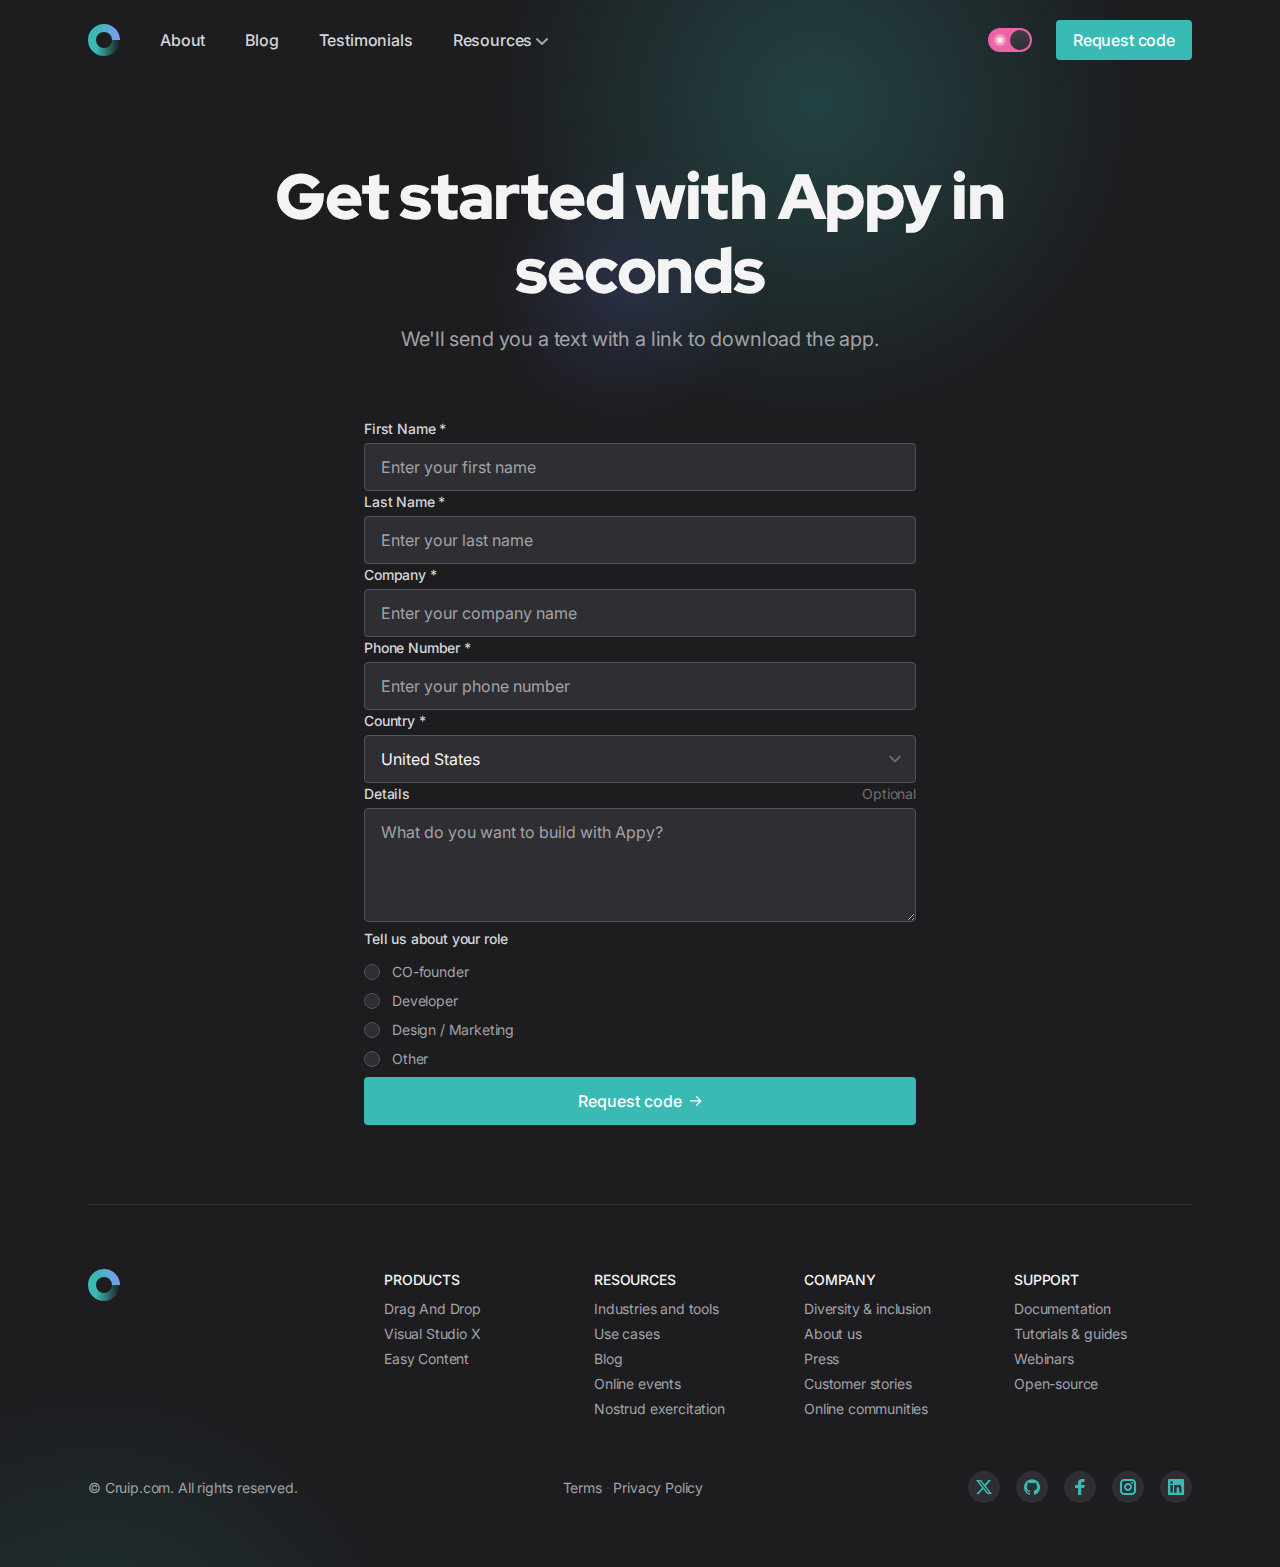
<file: contact.html>
<!doctype html>
<html lang="en" class="">

<head>
    <meta charset="utf-8">
    <title>Request code - Appy Demo</title>
    <meta name="viewport" content="width=device-width,initial-scale=1">
    <link href="./css/vendors/aos.css" rel="stylesheet">
    <link href="./style.css" rel="stylesheet">
    <script>
    if (localStorage.getItem('dark-mode') == 'true' || !('dark-mode' in localStorage)) {
        document.querySelector('html').classList.add('dark');
    } else {
        document.querySelector('html').classList.remove('dark');
    }        
    </script>
</head>

<body class="font-inter antialiased bg-white text-gray-900 dark:bg-gray-900 dark:text-gray-100 tracking-tight">

    <!-- Page wrapper -->
    <div class="flex flex-col min-h-screen overflow-hidden">

        <!-- Site header -->
        <header class="absolute w-full z-30">
            <div class="max-w-6xl mx-auto px-4 sm:px-6">
                <div class="flex items-center justify-between h-20">

                    <!-- Site branding -->
                    <div class="shrink-0 mr-5">
                        <!-- Logo -->
                        <a class="block" href="index.html" aria-label="Cruip">
                            <svg class="w-8 h-8" viewBox="0 0 32 32" xmlns="http://www.w3.org/2000/svg">
                                <defs>
                                    <linearGradient x1="26%" y1="100%" x2="100%" y2="100%" id="logo_a">
                                        <stop stop-color="#3ABAB4" offset="0%" />
                                        <stop stop-color="#7F9CF5" offset="100%" />
                                    </linearGradient>
                                    <linearGradient x1="26%" y1="100%" x2="100%" y2="100%" id="logo_b">
                                        <stop stop-color="#3ABAB4" offset="0%" />
                                        <stop stop-color="#3ABAB4" stop-opacity="0" offset="100%" />
                                    </linearGradient>
                                </defs>
                                <path d="M32 16h-8a8 8 0 10-16 0H0C0 7.163 7.163 0 16 0s16 7.163 16 16z" fill="url(#logo_a)" />
                                <path d="M32 16c0 8.837-7.163 16-16 16S0 24.837 0 16h8a8 8 0 1016 0h8z" fill="url(#logo_b)" />
                            </svg>
                        </a>
                    </div>

                    <!-- Desktop navigation -->
                    <nav class="hidden md:flex md:grow">

                        <!-- Desktop menu links -->
                        <ul class="flex grow flex-wrap items-center font-medium">
                            <li>
                                <a class="text-gray-600 hover:text-gray-900 dark:text-gray-300 dark:hover:text-gray-100 px-5 py-2 flex items-center transition duration-150 ease-in-out" href="about.html">About</a>
                            </li>
                            <li>
                                <a class="text-gray-600 hover:text-gray-900 dark:text-gray-300 dark:hover:text-gray-100 px-5 py-2 flex items-center transition duration-150 ease-in-out" href="blog.html">Blog</a>
                            </li>
                            <li>
                                <a class="text-gray-600 hover:text-gray-900 dark:text-gray-300 dark:hover:text-gray-100 px-5 py-2 flex items-center transition duration-150 ease-in-out" href="testimonials.html">Testimonials</a>
                            </li>
                            <!-- 1st level: hover -->
                            <li
                                class="relative"
                                x-data="{ open: false }"
                                @mouseenter="open = true"
                                @mouseleave="open = false"
                            >
                                <a
                                    class="text-gray-600 hover:text-gray-900 dark:text-gray-300 dark:hover:text-gray-100 px-5 py-2 flex items-center transition duration-150 ease-in-out"
                                    href="#0"
                                    aria-haspopup="true"
                                    :aria-expanded="open"
                                    @focus="open = true"
                                    @focusout="open = false"
                                    @click.prevent
                                >
                                    Resources
                                    <svg class="w-3 h-3 fill-current text-gray-400 cursor-pointer ml-1 shrink-0" viewBox="0 0 12 12" xmlns="http://www.w3.org/2000/svg">
                                        <path d="M10.28 4.305L5.989 8.598 1.695 4.305A1 1 0 00.28 5.72l5 5a1 1 0 001.414 0l5-5a1 1 0 10-1.414-1.414z" />
                                    </svg>
                                </a>
                                <!-- 2nd level: hover -->
                                <ul
                                    class="origin-top-right absolute top-full left-0 w-40 bg-white dark:bg-gray-800 shadow-lg py-2 ml-4 rounded"
                                    x-show="open"
                                    x-transition:enter="transition ease-out duration-200 transform"
                                    x-transition:enter-start="opacity-0 -translate-y-2"
                                    x-transition:enter-end="opacity-100 translate-y-0"
                                    x-transition:leave="transition ease-out duration-200"
                                    x-transition:leave-start="opacity-100"
                                    x-transition:leave-end="opacity-0"
                                    x-cloak
                                >
                                    <li>
                                        <a class="text-sm text-gray-600 dark:text-gray-400 hover:text-teal-500 dark:hover:text-teal-500 flex py-2 px-4 leading-tight" href="help.html" @focus="open = true" @focusout="open = false">Help center</a>
                                    </li>
                                    <li>
                                        <a class="text-sm text-gray-600 dark:text-gray-400 hover:text-teal-500 dark:hover:text-teal-500 flex py-2 px-4 leading-tight" href="404.html" @focus="open = true" @focusout="open = false">404</a>
                                    </li>
                                </ul>
                            </li>
                        </ul>

                        <!-- Desktop lights switch -->
                        <div class="form-switch flex flex-col justify-center ml-3">
                            <input type="checkbox" name="light-switch" id="light-switch-desktop" class="light-switch sr-only" />
                            <label class="relative" for="light-switch-desktop">
                                <span class="relative bg-gradient-to-t from-gray-100 to-white dark:from-gray-800 dark:to-gray-700 shadow-sm z-10" aria-hidden="true"></span>
                                <svg class="absolute inset-0" width="44" height="24" viewBox="0 0 44 24" xmlns="http://www.w3.org/2000/svg">
                                    <g class="fill-current text-white" fill-rule="nonzero" opacity=".88">
                                        <path d="M32 8a.5.5 0 00.5-.5v-1a.5.5 0 10-1 0v1a.5.5 0 00.5.5zM35.182 9.318a.5.5 0 00.354-.147l.707-.707a.5.5 0 00-.707-.707l-.707.707a.5.5 0 00.353.854zM37.5 11.5h-1a.5.5 0 100 1h1a.5.5 0 100-1zM35.536 14.829a.5.5 0 00-.707.707l.707.707a.5.5 0 00.707-.707l-.707-.707zM32 16a.5.5 0 00-.5.5v1a.5.5 0 101 0v-1a.5.5 0 00-.5-.5zM28.464 14.829l-.707.707a.5.5 0 00.707.707l.707-.707a.5.5 0 00-.707-.707zM28 12a.5.5 0 00-.5-.5h-1a.5.5 0 100 1h1a.5.5 0 00.5-.5zM28.464 9.171a.5.5 0 00.707-.707l-.707-.707a.5.5 0 00-.707.707l.707.707z" />
                                        <circle cx="32" cy="12" r="3" />
                                        <circle fill-opacity=".4" cx="12" cy="12" r="6" />
                                        <circle fill-opacity=".88" cx="12" cy="12" r="3" />
                                    </g>
                                </svg>
                                <span class="sr-only">Switch to light / dark version</span>
                            </label>
                        </div>

                        <!-- Desktop CTA on the right -->
                        <ul class="flex justify-end flex-wrap items-center">
                            <li>
                                <a class="btn-sm text-white bg-teal-500 hover:bg-teal-400 ml-6" href="contact.html">Request code</a>
                            </li>
                        </ul>

                    </nav>
                    
                    <!-- Mobile menu -->
                    <div class="inline-flex md:hidden" x-data="{ expanded: false }">

                        <!-- Mobile lights switch -->
                        <div class="form-switch flex flex-col justify-center mr-6">
                            <input type="checkbox" name="light-switch" id="light-switch-mobile" class="light-switch sr-only" />
                            <label class="relative" for="light-switch-mobile">
                                <span class="relative bg-gradient-to-t from-gray-100 to-white dark:from-gray-800 dark:to-gray-700 shadow-sm z-10" aria-hidden="true"></span>
                                <svg class="absolute inset-0" width="44" height="24" viewBox="0 0 44 24" xmlns="http://www.w3.org/2000/svg">
                                    <g class="fill-current text-white" fill-rule="nonzero" opacity=".88">
                                        <path d="M32 8a.5.5 0 00.5-.5v-1a.5.5 0 10-1 0v1a.5.5 0 00.5.5zM35.182 9.318a.5.5 0 00.354-.147l.707-.707a.5.5 0 00-.707-.707l-.707.707a.5.5 0 00.353.854zM37.5 11.5h-1a.5.5 0 100 1h1a.5.5 0 100-1zM35.536 14.829a.5.5 0 00-.707.707l.707.707a.5.5 0 00.707-.707l-.707-.707zM32 16a.5.5 0 00-.5.5v1a.5.5 0 101 0v-1a.5.5 0 00-.5-.5zM28.464 14.829l-.707.707a.5.5 0 00.707.707l.707-.707a.5.5 0 00-.707-.707zM28 12a.5.5 0 00-.5-.5h-1a.5.5 0 100 1h1a.5.5 0 00.5-.5zM28.464 9.171a.5.5 0 00.707-.707l-.707-.707a.5.5 0 00-.707.707l.707.707z" />
                                        <circle cx="32" cy="12" r="3" />
                                        <circle fill-opacity=".4" cx="12" cy="12" r="6" />
                                        <circle fill-opacity=".88" cx="12" cy="12" r="3" />
                                    </g>
                                </svg>
                                <span class="sr-only">Switch to light / dark version</span>
                            </label>
                        </div>

                        <!-- Hamburger button -->
                        <button
                            class="hamburger"
                            :class="{ 'active': expanded }"
                            @click.stop="expanded = !expanded"
                            aria-controls="mobile-nav"
                            :aria-expanded="expanded"
                        >
                            <span class="sr-only">Menu</span>
                            <svg class="w-6 h-6 fill-current text-gray-900 hover:text-gray-900 dark:text-gray-300 dark:hover:text-gray-100 transition duration-150 ease-in-out" viewBox="0 0 24 24" xmlns="http://www.w3.org/2000/svg">
                                <rect y="4" width="24" height="2" rx="1" />
                                <rect y="11" width="24" height="2" rx="1" />
                                <rect y="18" width="24" height="2" rx="1" />
                            </svg>
                        </button>

                        <!-- Mobile navigation -->
                        <nav
                            id="mobile-nav"
                            class="fixed top-0 h-screen z-20 left-0 w-full max-w-sm -ml-16 overflow-scroll bg-white dark:bg-gray-900 shadow-lg no-scrollbar"
                            @click.outside="expanded = false"
                            @keydown.escape.window="expanded = false"
                            x-show="expanded"
                            x-transition:enter="transition ease-out duration-200 transform"
                            x-transition:enter-start="opacity-0 -translate-x-full"
                            x-transition:enter-end="opacity-100 translate-x-0"
                            x-transition:leave="transition ease-out duration-200"
                            x-transition:leave-start="opacity-100"
                            x-transition:leave-end="opacity-0"
                            x-cloak
                        >
                            <div class="py-6 pr-4 pl-20">
                                <!-- Logo -->
                                <a class="inline-block mb-4" href="index.html" aria-label="Cruip">
                                    <svg class="w-8 h-8" viewBox="0 0 32 32" xmlns="http://www.w3.org/2000/svg">
                                        <defs>
                                            <linearGradient x1="26%" y1="100%" x2="100%" y2="100%" id="menulogo_a">
                                                <stop stop-color="#3ABAB4" offset="0%" />
                                                <stop stop-color="#7F9CF5" offset="100%" />
                                            </linearGradient>
                                            <linearGradient x1="26%" y1="100%" x2="100%" y2="100%" id="menulogo_b">
                                                <stop stop-color="#3ABAB4" offset="0%" />
                                                <stop stop-color="#3ABAB4" stop-opacity="0" offset="100%" />
                                            </linearGradient>
                                        </defs>
                                        <path d="M32 16h-8a8 8 0 10-16 0H0C0 7.163 7.163 0 16 0s16 7.163 16 16z" fill="url(#menulogo_a)" />
                                        <path d="M32 16c0 8.837-7.163 16-16 16S0 24.837 0 16h8a8 8 0 1016 0h8z" fill="url(#menulogo_b)" />
                                    </svg>
                                </a>
                                <!-- Links -->
                                <ul>
                                    <li>
                                        <a class="flex text-gray-600 hover:text-gray-900 dark:text-gray-300 dark:hover:text-gray-100 py-2" href="about.html">About</a>
                                    </li>
                                    <li>
                                        <a class="flex text-gray-600 hover:text-gray-900 dark:text-gray-300 dark:hover:text-gray-100 py-2" href="blog.html">Blog</a>
                                    </li>
                                    <li>
                                        <a class="flex text-gray-600 hover:text-gray-900 dark:text-gray-300 dark:hover:text-gray-100 py-2" href="testimonials.html">Testimonials</a>
                                    </li>
                                    <li class="py-2 my-2 border-t border-b border-gray-200 dark:border-gray-800">
                                        <span class="flex text-gray-600 dark:text-gray-400 py-2">Resources</span>
                                        <ul class="pl-4">
                                            <li>
                                                <a class="text-sm flex font-medium text-gray-600 hover:text-gray-900 dark:text-gray-400 dark:hover:text-gray-100 py-2" href="help.html">Help center</a>
                                            </li>
                                            <li>
                                                <a class="text-sm flex font-medium text-gray-600 hover:text-gray-900 dark:text-gray-400 dark:hover:text-gray-100 py-2" href="404.html">404</a>
                                            </li>
                                        </ul>
                                    </li>
                                    <li>
                                        <a class="font-medium w-full inline-flex items-center justify-center border border-transparent px-4 py-2 my-2 rounded text-white bg-teal-500 hover:bg-teal-400 transition duration-150 ease-in-out" href="contact.html">Request code</a>
                                    </li>
                                </ul>
                            </div>
                        </nav>

                    </div>

                </div>
            </div>
        </header>

        <!-- Page content -->
        <main class="grow">

            <!-- Page illustration -->
            <div class="relative max-w-6xl mx-auto h-0 pointer-events-none -z-1" aria-hidden="true">
                <svg class="absolute top-0 right-0 transform translate-x-1/2 -mr-16 dark:opacity-40" width="800" height="502" fill="none" xmlns="http://www.w3.org/2000/svg">
                    <circle cx="400" cy="102" r="400" fill="url(#heroglow_paint0_radial)" fill-opacity=".6" />
                    <circle cx="209" cy="289" r="170" fill="url(#heroglow_paint1_radial)" fill-opacity=".4" />
                    <defs>
                        <radialGradient id="heroglow_paint0_radial" cx="0" cy="0" r="1" gradientUnits="userSpaceOnUse" gradientTransform="rotate(90 149 251) scale(315.089)">
                            <stop stop-color="#3ABAB4" />
                            <stop offset="1" stop-color="#3ABAB4" stop-opacity=".01" />
                        </radialGradient>
                        <radialGradient id="heroglow_paint1_radial" cx="0" cy="0" r="1" gradientUnits="userSpaceOnUse" gradientTransform="rotate(90 -40 249) scale(133.913)">
                            <stop stop-color="#667EEA" />
                            <stop offset="1" stop-color="#667EEA" stop-opacity=".01" />
                        </radialGradient>
                    </defs>
                </svg>
            </div>
            
            <section class="relative">
                <div class="max-w-6xl mx-auto px-4 sm:px-6 relative">
                    <div class="pt-32 pb-12 md:pt-40 md:pb-20">
                        
                        <!-- Page header -->
                        <div class="max-w-3xl mx-auto text-center pb-12 md:pb-16">
                            <h1 class="h1 font-red-hat-display mb-4">Get started with Appy in seconds</h1>
                            <p class="text-xl text-gray-600 dark:text-gray-400">We'll send you a text with a link to download the app.</p>
                        </div>

                        <!-- Contact form -->
                        <form class="max-w-xl mx-auto">
                            <div class="flex flex-wrap -mx-3 mb-5">
                                <div class="w-full md:w-1/2 px-3 mb-4 md:mb-0">
                                    <label class="block text-gray-800 dark:text-gray-300 text-sm font-medium mb-1" for="first-name">First Name <span class="text-red-600">*</span></label>
                                    <input id="first-name" type="text" class="form-input w-full" placeholder="Enter your first name" required />
                                </div>
                                <div class="w-full md:w-1/2 px-3">
                                    <label class="block text-gray-800 dark:text-gray-300 text-sm font-medium mb-1" for="last-name">Last Name <span class="text-red-600">*</span></label>
                                    <input id="last-name" type="text" class="form-input w-full" placeholder="Enter your last name" required />
                                </div>
                            </div>
                            <div class="flex flex-wrap -mx-3 mb-5">
                                <div class="w-full px-3">
                                    <label class="block text-gray-800 dark:text-gray-300 text-sm font-medium mb-1" for="company">Company <span class="text-red-600">*</span></label>
                                    <input id="company" type="text" class="form-input w-full" placeholder="Enter your company name" required />
                                </div>
                            </div>
                            <div class="flex flex-wrap -mx-3 mb-5">
                                <div class="w-full px-3">
                                    <label class="block text-gray-800 dark:text-gray-300 text-sm font-medium mb-1" for="phone">Phone Number <span class="text-red-600">*</span></label>
                                    <input id="phone" type="tel" class="form-input w-full" placeholder="Enter your phone number" required />
                                </div>
                            </div>
                            <div class="flex flex-wrap -mx-3 mb-5">
                                <div class="w-full px-3">
                                    <label class="block text-gray-800 dark:text-gray-300 text-sm font-medium mb-1" for="country">Country <span class="text-red-600">*</span></label>
                                    <select id="country" class="form-select w-full" required>
                                        <option>United States</option>
                                        <option>United Kingdom</option>
                                        <option>Germany</option>
                                    </select>
                                </div>
                            </div>
                            <div class="flex flex-wrap -mx-3 mb-5">
                                <div class="w-full px-3">
                                    <div class="flex justify-between items-center mb-1">
                                        <label class="block text-gray-800 dark:text-gray-300 text-sm font-medium" for="message">Details</label>
                                        <span class="text-sm text-gray-500">Optional</span>
                                    </div>
                                    <textarea id="message" rows="4" class="form-textarea w-full" placeholder="What do you want to build with Appy?"></textarea>
                                </div>
                            </div>
                            <div class="flex flex-wrap -mx-3 mb-5">
                                <div class="w-full px-3">
                                    <div class="block text-gray-800 dark:text-gray-300 text-sm font-medium mb-3">Tell us about your role</div>
                                    <label class="flex items-center mb-2">
                                        <input type="radio" class="form-radio" name="role" />
                                        <span class="text-sm text-gray-600 dark:text-gray-400 ml-3">CO-founder</span>
                                    </label>
                                    <label class="flex items-center mb-2">
                                        <input type="radio" class="form-radio" name="role" />
                                        <span class="text-sm text-gray-600 dark:text-gray-400 ml-3">Developer</span>
                                    </label>
                                    <label class="flex items-center mb-2">
                                        <input type="radio" class="form-radio" name="role" />
                                        <span class="text-sm text-gray-600 dark:text-gray-400 ml-3">Design / Marketing</span>
                                    </label>
                                    <label class="flex items-center mb-2">
                                        <input type="radio" class="form-radio" name="role" />
                                        <span class="text-sm text-gray-600 dark:text-gray-400 ml-3">Other</span>
                                    </label>
                                </div>
                            </div>
                            <div class="flex flex-wrap -mx-3 mt-6">
                                <div class="w-full px-3">
                                    <button class="btn text-white bg-teal-500 hover:bg-teal-400 w-full flex items-center">
                                        <span>Request code</span>
                                        <svg class="w-3 h-3 shrink-0 mt-px ml-2" viewBox="0 0 12 12" xmlns="http://www.w3.org/2000/svg">
                                            <path class="fill-current" d="M6.602 11l-.875-.864L9.33 6.534H0v-1.25h9.33L5.727 1.693l.875-.875 5.091 5.091z" />
                                        </svg>
                                    </button>
                                </div>
                            </div>
                        </form>

                    </div>
                </div>
            </section>
            
        </main>

        <!-- Site footer -->
        <footer class="relative">
            <div class="max-w-6xl mx-auto px-4 sm:px-6">
                <div class="py-12 md:py-16 border-t border-gray-200 dark:border-gray-800 -mt-px">

                    <!-- Footer illustration -->
                    <div class="pointer-events-none -z-1" aria-hidden="true">
                        <svg class="absolute bottom-0 left-0 transform -translate-x-1/2 ml-24 dark:opacity-40" width="800" height="264" fill="none" xmlns="http://www.w3.org/2000/svg">
                            <circle cx="400" cy="400" r="400" fill="url(#footerglow_paint0_radial)" fill-opacity=".4" />
                            <defs>
                                <radialGradient id="footerglow_paint0_radial" cx="0" cy="0" r="1" gradientUnits="userSpaceOnUse" gradientTransform="rotate(90 0 400) scale(315.089)">
                                    <stop stop-color="#3ABAB4" />
                                    <stop offset="1" stop-color="#3ABAB4" stop-opacity=".01" />
                                </radialGradient>
                            </defs>
                        </svg>
                    </div>

                    <!-- Top area: Blocks -->
                    <div class="grid md:grid-cols-12 gap-8 lg:gap-20 mb-8 md:mb-12">

                        <!-- 1st block -->
                        <div class="md:col-span-2 lg:col-span-3">
                            <!-- Logo -->
                            <a class="inline-block" href="index.html" aria-label="Cruip">
                                <svg class="w-8 h-8" viewBox="0 0 32 32" xmlns="http://www.w3.org/2000/svg">
                                    <defs>
                                        <linearGradient x1="26%" y1="100%" x2="100%" y2="100%" id="flogo_a">
                                            <stop stop-color="#3ABAB4" offset="0%" />
                                            <stop stop-color="#7F9CF5" offset="100%" />
                                        </linearGradient>
                                        <linearGradient x1="26%" y1="100%" x2="100%" y2="100%" id="flogo_b">
                                            <stop stop-color="#3ABAB4" offset="0%" />
                                            <stop stop-color="#3ABAB4" stop-opacity="0" offset="100%" />
                                        </linearGradient>
                                    </defs>
                                    <path d="M32 16h-8a8 8 0 10-16 0H0C0 7.163 7.163 0 16 0s16 7.163 16 16z" fill="url(#flogo_a)" />
                                    <path d="M32 16c0 8.837-7.163 16-16 16S0 24.837 0 16h8a8 8 0 1016 0h8z" fill="url(#flogo_b)" />
                                </svg>
                            </a>
                        </div>

                        <!-- 2nd, 3rd, 4th and 5th blocks -->
                        <div class="md:col-span-10 lg:col-span-9 grid grid-cols-2 md:grid-cols-4 gap-8">

                            <!-- 2nd block -->
                            <div class="text-sm">
                                <h6 class="font-medium uppercase mb-2">Products</h6>
                                <ul>
                                    <li class="mb-1">
                                        <a class="text-gray-600 dark:text-gray-400 hover:underline transition duration-150 ease-in-out" href="#0">Drag And Drop</a>
                                    </li>
                                    <li class="mb-1">
                                        <a class="text-gray-600 dark:text-gray-400 hover:underline transition duration-150 ease-in-out" href="#0">Visual Studio X</a>
                                    </li>
                                    <li class="mb-1">
                                        <a class="text-gray-600 dark:text-gray-400 hover:underline transition duration-150 ease-in-out" href="#0">Easy Content</a>
                                    </li>
                                </ul>
                            </div>

                            <!-- 3rd block -->
                            <div class="text-sm">
                                <h6 class="font-medium uppercase mb-2">Resources</h6>
                                <ul>
                                    <li class="mb-1">
                                        <a class="text-gray-600 dark:text-gray-400 hover:underline transition duration-150 ease-in-out" href="#0">Industries and tools</a>
                                    </li>
                                    <li class="mb-1">
                                        <a class="text-gray-600 dark:text-gray-400 hover:underline transition duration-150 ease-in-out" href="#0">Use cases</a>
                                    </li>
                                    <li class="mb-1">
                                        <a class="text-gray-600 dark:text-gray-400 hover:underline transition duration-150 ease-in-out" href="#0">Blog</a>
                                    </li>
                                    <li class="mb-1">
                                        <a class="text-gray-600 dark:text-gray-400 hover:underline transition duration-150 ease-in-out" href="#0">Online events</a>
                                    </li>
                                    <li class="mb-1">
                                        <a class="text-gray-600 dark:text-gray-400 hover:underline transition duration-150 ease-in-out" href="#0">Nostrud exercitation</a>
                                    </li>
                                </ul>
                            </div>

                            <!-- 4th block -->
                            <div class="text-sm">
                                <h6 class="font-medium uppercase mb-2">Company</h6>
                                <ul>
                                    <li class="mb-1">
                                        <a class="text-gray-600 dark:text-gray-400 hover:underline transition duration-150 ease-in-out" href="#0">Diversity & inclusion</a>
                                    </li>
                                    <li class="mb-1">
                                        <a class="text-gray-600 dark:text-gray-400 hover:underline transition duration-150 ease-in-out" href="#0">About us</a>
                                    </li>
                                    <li class="mb-1">
                                        <a class="text-gray-600 dark:text-gray-400 hover:underline transition duration-150 ease-in-out" href="#0">Press</a>
                                    </li>
                                    <li class="mb-1">
                                        <a class="text-gray-600 dark:text-gray-400 hover:underline transition duration-150 ease-in-out" href="#0">Customer stories</a>
                                    </li>
                                    <li class="mb-1">
                                        <a class="text-gray-600 dark:text-gray-400 hover:underline transition duration-150 ease-in-out" href="#0">Online communities</a>
                                    </li>
                                </ul>
                            </div>

                            <!-- 5th block -->
                            <div class="text-sm">
                                <h6 class="font-medium uppercase mb-2">Support</h6>
                                <ul>
                                    <li class="mb-1">
                                        <a class="text-gray-600 dark:text-gray-400 hover:underline transition duration-150 ease-in-out" href="#0">Documentation</a>
                                    </li>
                                    <li class="mb-1">
                                        <a class="text-gray-600 dark:text-gray-400 hover:underline transition duration-150 ease-in-out" href="#0">Tutorials & guides</a>
                                    </li>
                                    <li class="mb-1">
                                        <a class="text-gray-600 dark:text-gray-400 hover:underline transition duration-150 ease-in-out" href="#0">Webinars</a>
                                    </li>
                                    <li class="mb-1">
                                        <a class="text-gray-600 dark:text-gray-400 hover:underline transition duration-150 ease-in-out" href="#0">Open-source</a>
                                    </li>
                                </ul>
                            </div>

                        </div>

                    </div>

                    <!-- Bottom area -->
                    <div class="md:flex md:items-center md:justify-between">

                        <!-- Social links -->
                        <ul class="flex mb-4 md:order-2 md:ml-4 md:mb-0">
                            <li>
                                <a class="flex justify-center items-center text-white bg-teal-500 dark:text-teal-500 dark:bg-gray-800 hover:underline hover:bg-teal-600 rounded-full transition duration-150 ease-in-out" href="#0" aria-label="Twitter">
                                    <svg class="w-8 h-8 fill-current" viewBox="0 0 32 32" xmlns="http://www.w3.org/2000/svg">
                                        <path d="m13.063 9 3.495 4.475L20.601 9h2.454l-5.359 5.931L24 23h-4.938l-3.866-4.893L10.771 23H8.316l5.735-6.342L8 9h5.063Zm-.74 1.347h-1.457l8.875 11.232h1.36l-8.778-11.232Z" />
                                    </svg>
                                </a>
                            </li>
                            <li class="ml-4">
                                <a class="flex justify-center items-center text-white bg-teal-500 dark:text-teal-500 dark:bg-gray-800 hover:underline hover:bg-teal-600 rounded-full transition duration-150 ease-in-out" href="#0" aria-label="Github">
                                    <svg class="w-8 h-8 fill-current" viewBox="0 0 32 32" xmlns="http://www.w3.org/2000/svg">
                                        <path d="M16 8.2c-4.4 0-8 3.6-8 8 0 3.5 2.3 6.5 5.5 7.6.4.1.5-.2.5-.4V22c-2.2.5-2.7-1-2.7-1-.4-.9-.9-1.2-.9-1.2-.7-.5.1-.5.1-.5.8.1 1.2.8 1.2.8.7 1.3 1.9.9 2.3.7.1-.5.3-.9.5-1.1-1.8-.2-3.6-.9-3.6-4 0-.9.3-1.6.8-2.1-.1-.2-.4-1 .1-2.1 0 0 .7-.2 2.2.8.6-.2 1.3-.3 2-.3s1.4.1 2 .3c1.5-1 2.2-.8 2.2-.8.4 1.1.2 1.9.1 2.1.5.6.8 1.3.8 2.1 0 3.1-1.9 3.7-3.7 3.9.3.4.6.9.6 1.6v2.2c0 .2.1.5.6.4 3.2-1.1 5.5-4.1 5.5-7.6-.1-4.4-3.7-8-8.1-8z" />
                                    </svg>
                                </a>
                            </li>
                            <li class="ml-4">
                                <a class="flex justify-center items-center text-white bg-teal-500 dark:text-teal-500 dark:bg-gray-800 hover:underline hover:bg-teal-600 rounded-full transition duration-150 ease-in-out" href="#0" aria-label="Facebook">
                                    <svg class="w-8 h-8 fill-current" viewBox="0 0 32 32" xmlns="http://www.w3.org/2000/svg">
                                        <path d="M14.023 24L14 17h-3v-3h3v-2c0-2.7 1.672-4 4.08-4 1.153 0 2.144.086 2.433.124v2.821h-1.67c-1.31 0-1.563.623-1.563 1.536V14H21l-1 3h-2.72v7h-3.257z" />
                                    </svg>
                                </a>
                            </li>
                            <li class="ml-4">
                                <a class="flex justify-center items-center text-white bg-teal-500 dark:text-teal-500 dark:bg-gray-800 hover:underline hover:bg-teal-600 rounded-full transition duration-150 ease-in-out" href="#0" aria-label="Instagram">
                                    <svg class="w-8 h-8 fill-current" viewBox="0 0 32 32" xmlns="http://www.w3.org/2000/svg">
                                        <circle cx="20.145" cy="11.892" r="1" />
                                        <path d="M16 20c-2.206 0-4-1.794-4-4s1.794-4 4-4 4 1.794 4 4-1.794 4-4 4zm0-6c-1.103 0-2 .897-2 2s.897 2 2 2 2-.897 2-2-.897-2-2-2z" />
                                        <path d="M20 24h-8c-2.056 0-4-1.944-4-4v-8c0-2.056 1.944-4 4-4h8c2.056 0 4 1.944 4 4v8c0 2.056-1.944 4-4 4zm-8-14c-.935 0-2 1.065-2 2v8c0 .953 1.047 2 2 2h8c.935 0 2-1.065 2-2v-8c0-.935-1.065-2-2-2h-8z" />
                                    </svg>
                                </a>
                            </li>
                            <li class="ml-4">
                                <a class="flex justify-center items-center text-white bg-teal-500 dark:text-teal-500 dark:bg-gray-800 hover:underline hover:bg-teal-600 rounded-full transition duration-150 ease-in-out" href="#0" aria-label="Linkedin">
                                    <svg class="w-8 h-8 fill-current" viewBox="0 0 32 32" xmlns="http://www.w3.org/2000/svg">
                                        <path d="M23.3 8H8.7c-.4 0-.7.3-.7.7v14.7c0 .3.3.6.7.6h14.7c.4 0 .7-.3.7-.7V8.7c-.1-.4-.4-.7-.8-.7zM12.7 21.6h-2.3V14h2.4v7.6h-.1zM11.6 13c-.8 0-1.4-.7-1.4-1.4 0-.8.6-1.4 1.4-1.4.8 0 1.4.6 1.4 1.4-.1.7-.7 1.4-1.4 1.4zm10 8.6h-2.4v-3.7c0-.9 0-2-1.2-2s-1.4 1-1.4 2v3.8h-2.4V14h2.3v1c.3-.6 1.1-1.2 2.2-1.2 2.4 0 2.8 1.6 2.8 3.6v4.2h.1z" />
                                    </svg>
                                </a>
                            </li>
                        </ul>

                        <!-- Middle links -->
                        <div class="text-sm md:order-1 text-gray-700 mb-2 md:mb-0">
                            <a class="text-gray-600 dark:text-gray-400 hover:underline transition duration-150 ease-in-out" href="#0">Terms</a> · <a class="text-gray-600 dark:text-gray-400 hover:underline transition duration-150 ease-in-out" href="#0">Privacy Policy</a>
                        </div>

                        <!-- Copyrights note -->
                        <div class="text-gray-600 dark:text-gray-400 text-sm mr-4">&copy; Cruip.com. All rights reserved.</div>

                    </div>

                </div>
            </div>
        </footer>

    </div>

    <script src="./js/vendors/alpinejs.min.js" defer></script>
    <script src="./js/vendors/aos.js"></script>
    <script src="./js/main.js"></script>

</body>

</html>
</file>
<file: style.css>
@import url('https://fonts.googleapis.com/css2?family=Red+Hat+Display:wght@500;700;900&family=Inter:wght@400;500;700&display=fallback');

/*
! tailwindcss v3.3.6 | MIT License | https://tailwindcss.com
*/

/*
1. Prevent padding and border from affecting element width. (https://github.com/mozdevs/cssremedy/issues/4)
2. Allow adding a border to an element by just adding a border-width. (https://github.com/tailwindcss/tailwindcss/pull/116)
*/

*,
::before,
::after {
  box-sizing: border-box;
  /* 1 */
  border-width: 0;
  /* 2 */
  border-style: solid;
  /* 2 */
  border-color: #E4E4E7;
  /* 2 */
}

::before,
::after {
  --tw-content: '';
}

/*
1. Use a consistent sensible line-height in all browsers.
2. Prevent adjustments of font size after orientation changes in iOS.
3. Use a more readable tab size.
4. Use the user's configured `sans` font-family by default.
5. Use the user's configured `sans` font-feature-settings by default.
6. Use the user's configured `sans` font-variation-settings by default.
*/

html {
  line-height: 1.5;
  /* 1 */
  -webkit-text-size-adjust: 100%;
  /* 2 */
  -moz-tab-size: 4;
  /* 3 */
  -o-tab-size: 4;
     tab-size: 4;
  /* 3 */
  font-family: ui-sans-serif, system-ui, -apple-system, BlinkMacSystemFont, "Segoe UI", Roboto, "Helvetica Neue", Arial, "Noto Sans", sans-serif, "Apple Color Emoji", "Segoe UI Emoji", "Segoe UI Symbol", "Noto Color Emoji";
  /* 4 */
  font-feature-settings: normal;
  /* 5 */
  font-variation-settings: normal;
  /* 6 */
}

/*
1. Remove the margin in all browsers.
2. Inherit line-height from `html` so users can set them as a class directly on the `html` element.
*/

body {
  margin: 0;
  /* 1 */
  line-height: inherit;
  /* 2 */
}

/*
1. Add the correct height in Firefox.
2. Correct the inheritance of border color in Firefox. (https://bugzilla.mozilla.org/show_bug.cgi?id=190655)
3. Ensure horizontal rules are visible by default.
*/

hr {
  height: 0;
  /* 1 */
  color: inherit;
  /* 2 */
  border-top-width: 1px;
  /* 3 */
}

/*
Add the correct text decoration in Chrome, Edge, and Safari.
*/

abbr:where([title]) {
  -webkit-text-decoration: underline dotted;
          text-decoration: underline dotted;
}

/*
Remove the default font size and weight for headings.
*/

h1,
h2,
h3,
h4,
h5,
h6 {
  font-size: inherit;
  font-weight: inherit;
}

/*
Reset links to optimize for opt-in styling instead of opt-out.
*/

a {
  color: inherit;
  text-decoration: inherit;
}

/*
Add the correct font weight in Edge and Safari.
*/

b,
strong {
  font-weight: bolder;
}

/*
1. Use the user's configured `mono` font-family by default.
2. Use the user's configured `mono` font-feature-settings by default.
3. Use the user's configured `mono` font-variation-settings by default.
4. Correct the odd `em` font sizing in all browsers.
*/

code,
kbd,
samp,
pre {
  font-family: ui-monospace, SFMono-Regular, Menlo, Monaco, Consolas, "Liberation Mono", "Courier New", monospace;
  /* 1 */
  font-feature-settings: normal;
  /* 2 */
  font-variation-settings: normal;
  /* 3 */
  font-size: 1em;
  /* 4 */
}

/*
Add the correct font size in all browsers.
*/

small {
  font-size: 80%;
}

/*
Prevent `sub` and `sup` elements from affecting the line height in all browsers.
*/

sub,
sup {
  font-size: 75%;
  line-height: 0;
  position: relative;
  vertical-align: baseline;
}

sub {
  bottom: -0.25em;
}

sup {
  top: -0.5em;
}

/*
1. Remove text indentation from table contents in Chrome and Safari. (https://bugs.chromium.org/p/chromium/issues/detail?id=999088, https://bugs.webkit.org/show_bug.cgi?id=201297)
2. Correct table border color inheritance in all Chrome and Safari. (https://bugs.chromium.org/p/chromium/issues/detail?id=935729, https://bugs.webkit.org/show_bug.cgi?id=195016)
3. Remove gaps between table borders by default.
*/

table {
  text-indent: 0;
  /* 1 */
  border-color: inherit;
  /* 2 */
  border-collapse: collapse;
  /* 3 */
}

/*
1. Change the font styles in all browsers.
2. Remove the margin in Firefox and Safari.
3. Remove default padding in all browsers.
*/

button,
input,
optgroup,
select,
textarea {
  font-family: inherit;
  /* 1 */
  font-feature-settings: inherit;
  /* 1 */
  font-variation-settings: inherit;
  /* 1 */
  font-size: 100%;
  /* 1 */
  font-weight: inherit;
  /* 1 */
  line-height: inherit;
  /* 1 */
  color: inherit;
  /* 1 */
  margin: 0;
  /* 2 */
  padding: 0;
  /* 3 */
}

/*
Remove the inheritance of text transform in Edge and Firefox.
*/

button,
select {
  text-transform: none;
}

/*
1. Correct the inability to style clickable types in iOS and Safari.
2. Remove default button styles.
*/

button,
[type='button'],
[type='reset'],
[type='submit'] {
  -webkit-appearance: button;
  /* 1 */
  background-color: transparent;
  /* 2 */
  background-image: none;
  /* 2 */
}

/*
Use the modern Firefox focus style for all focusable elements.
*/

:-moz-focusring {
  outline: auto;
}

/*
Remove the additional `:invalid` styles in Firefox. (https://github.com/mozilla/gecko-dev/blob/2f9eacd9d3d995c937b4251a5557d95d494c9be1/layout/style/res/forms.css#L728-L737)
*/

:-moz-ui-invalid {
  box-shadow: none;
}

/*
Add the correct vertical alignment in Chrome and Firefox.
*/

progress {
  vertical-align: baseline;
}

/*
Correct the cursor style of increment and decrement buttons in Safari.
*/

::-webkit-inner-spin-button,
::-webkit-outer-spin-button {
  height: auto;
}

/*
1. Correct the odd appearance in Chrome and Safari.
2. Correct the outline style in Safari.
*/

[type='search'] {
  -webkit-appearance: textfield;
  /* 1 */
  outline-offset: -2px;
  /* 2 */
}

/*
Remove the inner padding in Chrome and Safari on macOS.
*/

::-webkit-search-decoration {
  -webkit-appearance: none;
}

/*
1. Correct the inability to style clickable types in iOS and Safari.
2. Change font properties to `inherit` in Safari.
*/

::-webkit-file-upload-button {
  -webkit-appearance: button;
  /* 1 */
  font: inherit;
  /* 2 */
}

/*
Add the correct display in Chrome and Safari.
*/

summary {
  display: list-item;
}

/*
Removes the default spacing and border for appropriate elements.
*/

blockquote,
dl,
dd,
h1,
h2,
h3,
h4,
h5,
h6,
hr,
figure,
p,
pre {
  margin: 0;
}

fieldset {
  margin: 0;
  padding: 0;
}

legend {
  padding: 0;
}

ol,
ul,
menu {
  list-style: none;
  margin: 0;
  padding: 0;
}

/*
Reset default styling for dialogs.
*/

dialog {
  padding: 0;
}

/*
Prevent resizing textareas horizontally by default.
*/

textarea {
  resize: vertical;
}

/*
1. Reset the default placeholder opacity in Firefox. (https://github.com/tailwindlabs/tailwindcss/issues/3300)
2. Set the default placeholder color to the user's configured gray 400 color.
*/

input::-moz-placeholder, textarea::-moz-placeholder {
  opacity: 1;
  /* 1 */
  color: #A2A2A8;
  /* 2 */
}

input::placeholder,
textarea::placeholder {
  opacity: 1;
  /* 1 */
  color: #A2A2A8;
  /* 2 */
}

/*
Set the default cursor for buttons.
*/

button,
[role="button"] {
  cursor: pointer;
}

/*
Make sure disabled buttons don't get the pointer cursor.
*/

:disabled {
  cursor: default;
}

/*
1. Make replaced elements `display: block` by default. (https://github.com/mozdevs/cssremedy/issues/14)
2. Add `vertical-align: middle` to align replaced elements more sensibly by default. (https://github.com/jensimmons/cssremedy/issues/14#issuecomment-634934210)
   This can trigger a poorly considered lint error in some tools but is included by design.
*/

img,
svg,
video,
canvas,
audio,
iframe,
embed,
object {
  display: block;
  /* 1 */
  vertical-align: middle;
  /* 2 */
}

/*
Constrain images and videos to the parent width and preserve their intrinsic aspect ratio. (https://github.com/mozdevs/cssremedy/issues/14)
*/

img,
video {
  max-width: 100%;
  height: auto;
}

/* Make elements with the HTML hidden attribute stay hidden by default */

[hidden] {
  display: none;
}

[type='text'],input:where(:not([type])),[type='email'],[type='url'],[type='password'],[type='number'],[type='date'],[type='datetime-local'],[type='month'],[type='search'],[type='tel'],[type='time'],[type='week'],[multiple],textarea,select{
  -webkit-appearance: none;
     -moz-appearance: none;
          appearance: none;
  background-color: #fff;
  border-color: #6E6E76;
  border-width: 1px;
  border-radius: 0px;
  padding-top: 0.5rem;
  padding-right: 0.75rem;
  padding-bottom: 0.5rem;
  padding-left: 0.75rem;
  font-size: 1rem;
  line-height: 1.5rem;
  --tw-shadow: 0 0 #0000;
}

[type='text']:focus, input:where(:not([type])):focus, [type='email']:focus, [type='url']:focus, [type='password']:focus, [type='number']:focus, [type='date']:focus, [type='datetime-local']:focus, [type='month']:focus, [type='search']:focus, [type='tel']:focus, [type='time']:focus, [type='week']:focus, [multiple]:focus, textarea:focus, select:focus{
  outline: 2px solid transparent;
  outline-offset: 2px;
  --tw-ring-inset: var(--tw-empty,/*!*/ /*!*/);
  --tw-ring-offset-width: 0px;
  --tw-ring-offset-color: #fff;
  --tw-ring-color: #2563eb;
  --tw-ring-offset-shadow: var(--tw-ring-inset) 0 0 0 var(--tw-ring-offset-width) var(--tw-ring-offset-color);
  --tw-ring-shadow: var(--tw-ring-inset) 0 0 0 calc(1px + var(--tw-ring-offset-width)) var(--tw-ring-color);
  box-shadow: var(--tw-ring-offset-shadow), var(--tw-ring-shadow), var(--tw-shadow);
  border-color: #2563eb;
}

input::-moz-placeholder, textarea::-moz-placeholder{
  color: #6E6E76;
  opacity: 1;
}

input::placeholder,textarea::placeholder{
  color: #6E6E76;
  opacity: 1;
}

::-webkit-datetime-edit-fields-wrapper{
  padding: 0;
}

::-webkit-date-and-time-value{
  min-height: 1.5em;
  text-align: inherit;
}

::-webkit-datetime-edit{
  display: inline-flex;
}

::-webkit-datetime-edit,::-webkit-datetime-edit-year-field,::-webkit-datetime-edit-month-field,::-webkit-datetime-edit-day-field,::-webkit-datetime-edit-hour-field,::-webkit-datetime-edit-minute-field,::-webkit-datetime-edit-second-field,::-webkit-datetime-edit-millisecond-field,::-webkit-datetime-edit-meridiem-field{
  padding-top: 0;
  padding-bottom: 0;
}

select{
  background-image: url("data:image/svg+xml,%3csvg xmlns='http://www.w3.org/2000/svg' fill='none' viewBox='0 0 20 20'%3e%3cpath stroke='%236E6E76' stroke-linecap='round' stroke-linejoin='round' stroke-width='1.5' d='M6 8l4 4 4-4'/%3e%3c/svg%3e");
  background-position: right 0.5rem center;
  background-repeat: no-repeat;
  background-size: 1.5em 1.5em;
  padding-right: 2.5rem;
  -webkit-print-color-adjust: exact;
          print-color-adjust: exact;
}

[multiple],[size]:where(select:not([size="1"])){
  background-image: initial;
  background-position: initial;
  background-repeat: unset;
  background-size: initial;
  padding-right: 0.75rem;
  -webkit-print-color-adjust: unset;
          print-color-adjust: unset;
}

[type='checkbox'],[type='radio']{
  -webkit-appearance: none;
     -moz-appearance: none;
          appearance: none;
  padding: 0;
  -webkit-print-color-adjust: exact;
          print-color-adjust: exact;
  display: inline-block;
  vertical-align: middle;
  background-origin: border-box;
  -webkit-user-select: none;
     -moz-user-select: none;
          user-select: none;
  flex-shrink: 0;
  height: 1rem;
  width: 1rem;
  color: #2563eb;
  background-color: #fff;
  border-color: #6E6E76;
  border-width: 1px;
  --tw-shadow: 0 0 #0000;
}

[type='checkbox']{
  border-radius: 0px;
}

[type='radio']{
  border-radius: 100%;
}

[type='checkbox']:focus,[type='radio']:focus{
  outline: 2px solid transparent;
  outline-offset: 2px;
  --tw-ring-inset: var(--tw-empty,/*!*/ /*!*/);
  --tw-ring-offset-width: 2px;
  --tw-ring-offset-color: #fff;
  --tw-ring-color: #2563eb;
  --tw-ring-offset-shadow: var(--tw-ring-inset) 0 0 0 var(--tw-ring-offset-width) var(--tw-ring-offset-color);
  --tw-ring-shadow: var(--tw-ring-inset) 0 0 0 calc(2px + var(--tw-ring-offset-width)) var(--tw-ring-color);
  box-shadow: var(--tw-ring-offset-shadow), var(--tw-ring-shadow), var(--tw-shadow);
}

[type='checkbox']:checked,[type='radio']:checked{
  border-color: transparent;
  background-color: currentColor;
  background-size: 100% 100%;
  background-position: center;
  background-repeat: no-repeat;
}

[type='checkbox']:checked{
  background-image: url("data:image/svg+xml,%3csvg viewBox='0 0 16 16' fill='white' xmlns='http://www.w3.org/2000/svg'%3e%3cpath d='M12.207 4.793a1 1 0 010 1.414l-5 5a1 1 0 01-1.414 0l-2-2a1 1 0 011.414-1.414L6.5 9.086l4.293-4.293a1 1 0 011.414 0z'/%3e%3c/svg%3e");
}

@media (forced-colors: active) {
  [type='checkbox']:checked{
    -webkit-appearance: auto;
       -moz-appearance: auto;
            appearance: auto;
  }
}

[type='radio']:checked{
  background-image: url("data:image/svg+xml,%3csvg viewBox='0 0 16 16' fill='white' xmlns='http://www.w3.org/2000/svg'%3e%3ccircle cx='8' cy='8' r='3'/%3e%3c/svg%3e");
}

@media (forced-colors: active) {
  [type='radio']:checked{
    -webkit-appearance: auto;
       -moz-appearance: auto;
            appearance: auto;
  }
}

[type='checkbox']:checked:hover,[type='checkbox']:checked:focus,[type='radio']:checked:hover,[type='radio']:checked:focus{
  border-color: transparent;
  background-color: currentColor;
}

[type='checkbox']:indeterminate{
  background-image: url("data:image/svg+xml,%3csvg xmlns='http://www.w3.org/2000/svg' fill='none' viewBox='0 0 16 16'%3e%3cpath stroke='white' stroke-linecap='round' stroke-linejoin='round' stroke-width='2' d='M4 8h8'/%3e%3c/svg%3e");
  border-color: transparent;
  background-color: currentColor;
  background-size: 100% 100%;
  background-position: center;
  background-repeat: no-repeat;
}

@media (forced-colors: active) {
  [type='checkbox']:indeterminate{
    -webkit-appearance: auto;
       -moz-appearance: auto;
            appearance: auto;
  }
}

[type='checkbox']:indeterminate:hover,[type='checkbox']:indeterminate:focus{
  border-color: transparent;
  background-color: currentColor;
}

[type='file']{
  background: unset;
  border-color: inherit;
  border-width: 0;
  border-radius: 0;
  padding: 0;
  font-size: unset;
  line-height: inherit;
}

[type='file']:focus{
  outline: 1px solid ButtonText;
  outline: 1px auto -webkit-focus-ring-color;
}

*, ::before, ::after{
  --tw-border-spacing-x: 0;
  --tw-border-spacing-y: 0;
  --tw-translate-x: 0;
  --tw-translate-y: 0;
  --tw-rotate: 0;
  --tw-skew-x: 0;
  --tw-skew-y: 0;
  --tw-scale-x: 1;
  --tw-scale-y: 1;
  --tw-pan-x:  ;
  --tw-pan-y:  ;
  --tw-pinch-zoom:  ;
  --tw-scroll-snap-strictness: proximity;
  --tw-gradient-from-position:  ;
  --tw-gradient-via-position:  ;
  --tw-gradient-to-position:  ;
  --tw-ordinal:  ;
  --tw-slashed-zero:  ;
  --tw-numeric-figure:  ;
  --tw-numeric-spacing:  ;
  --tw-numeric-fraction:  ;
  --tw-ring-inset:  ;
  --tw-ring-offset-width: 0px;
  --tw-ring-offset-color: #fff;
  --tw-ring-color: rgb(59 130 246 / 0.5);
  --tw-ring-offset-shadow: 0 0 #0000;
  --tw-ring-shadow: 0 0 #0000;
  --tw-shadow: 0 0 #0000;
  --tw-shadow-colored: 0 0 #0000;
  --tw-blur:  ;
  --tw-brightness:  ;
  --tw-contrast:  ;
  --tw-grayscale:  ;
  --tw-hue-rotate:  ;
  --tw-invert:  ;
  --tw-saturate:  ;
  --tw-sepia:  ;
  --tw-drop-shadow:  ;
  --tw-backdrop-blur:  ;
  --tw-backdrop-brightness:  ;
  --tw-backdrop-contrast:  ;
  --tw-backdrop-grayscale:  ;
  --tw-backdrop-hue-rotate:  ;
  --tw-backdrop-invert:  ;
  --tw-backdrop-opacity:  ;
  --tw-backdrop-saturate:  ;
  --tw-backdrop-sepia:  ;
}

::backdrop{
  --tw-border-spacing-x: 0;
  --tw-border-spacing-y: 0;
  --tw-translate-x: 0;
  --tw-translate-y: 0;
  --tw-rotate: 0;
  --tw-skew-x: 0;
  --tw-skew-y: 0;
  --tw-scale-x: 1;
  --tw-scale-y: 1;
  --tw-pan-x:  ;
  --tw-pan-y:  ;
  --tw-pinch-zoom:  ;
  --tw-scroll-snap-strictness: proximity;
  --tw-gradient-from-position:  ;
  --tw-gradient-via-position:  ;
  --tw-gradient-to-position:  ;
  --tw-ordinal:  ;
  --tw-slashed-zero:  ;
  --tw-numeric-figure:  ;
  --tw-numeric-spacing:  ;
  --tw-numeric-fraction:  ;
  --tw-ring-inset:  ;
  --tw-ring-offset-width: 0px;
  --tw-ring-offset-color: #fff;
  --tw-ring-color: rgb(59 130 246 / 0.5);
  --tw-ring-offset-shadow: 0 0 #0000;
  --tw-ring-shadow: 0 0 #0000;
  --tw-shadow: 0 0 #0000;
  --tw-shadow-colored: 0 0 #0000;
  --tw-blur:  ;
  --tw-brightness:  ;
  --tw-contrast:  ;
  --tw-grayscale:  ;
  --tw-hue-rotate:  ;
  --tw-invert:  ;
  --tw-saturate:  ;
  --tw-sepia:  ;
  --tw-drop-shadow:  ;
  --tw-backdrop-blur:  ;
  --tw-backdrop-brightness:  ;
  --tw-backdrop-contrast:  ;
  --tw-backdrop-grayscale:  ;
  --tw-backdrop-hue-rotate:  ;
  --tw-backdrop-invert:  ;
  --tw-backdrop-opacity:  ;
  --tw-backdrop-saturate:  ;
  --tw-backdrop-sepia:  ;
}

.container{
  width: 100%;
}

@media (min-width: 640px){
  .container{
    max-width: 640px;
  }
}

@media (min-width: 768px){
  .container{
    max-width: 768px;
  }
}

@media (min-width: 1024px){
  .container{
    max-width: 1024px;
  }
}

@media (min-width: 1280px){
  .container{
    max-width: 1280px;
  }
}

@media (min-width: 1536px){
  .container{
    max-width: 1536px;
  }
}

.form-input,.form-textarea,.form-select,.form-multiselect{
  -webkit-appearance: none;
     -moz-appearance: none;
          appearance: none;
  background-color: #fff;
  border-color: #6E6E76;
  border-width: 1px;
  border-radius: 0px;
  padding-top: 0.5rem;
  padding-right: 0.75rem;
  padding-bottom: 0.5rem;
  padding-left: 0.75rem;
  font-size: 1rem;
  line-height: 1.5rem;
  --tw-shadow: 0 0 #0000;
}

.form-input:focus, .form-textarea:focus, .form-select:focus, .form-multiselect:focus{
  outline: 2px solid transparent;
  outline-offset: 2px;
  --tw-ring-inset: var(--tw-empty,/*!*/ /*!*/);
  --tw-ring-offset-width: 0px;
  --tw-ring-offset-color: #fff;
  --tw-ring-color: #2563eb;
  --tw-ring-offset-shadow: var(--tw-ring-inset) 0 0 0 var(--tw-ring-offset-width) var(--tw-ring-offset-color);
  --tw-ring-shadow: var(--tw-ring-inset) 0 0 0 calc(1px + var(--tw-ring-offset-width)) var(--tw-ring-color);
  box-shadow: var(--tw-ring-offset-shadow), var(--tw-ring-shadow), var(--tw-shadow);
  border-color: #2563eb;
}

.form-input::-moz-placeholder, .form-textarea::-moz-placeholder{
  color: #6E6E76;
  opacity: 1;
}

.form-input::placeholder,.form-textarea::placeholder{
  color: #6E6E76;
  opacity: 1;
}

.form-input::-webkit-datetime-edit-fields-wrapper{
  padding: 0;
}

.form-input::-webkit-date-and-time-value{
  min-height: 1.5em;
  text-align: inherit;
}

.form-input::-webkit-datetime-edit{
  display: inline-flex;
}

.form-input::-webkit-datetime-edit,.form-input::-webkit-datetime-edit-year-field,.form-input::-webkit-datetime-edit-month-field,.form-input::-webkit-datetime-edit-day-field,.form-input::-webkit-datetime-edit-hour-field,.form-input::-webkit-datetime-edit-minute-field,.form-input::-webkit-datetime-edit-second-field,.form-input::-webkit-datetime-edit-millisecond-field,.form-input::-webkit-datetime-edit-meridiem-field{
  padding-top: 0;
  padding-bottom: 0;
}

.form-select{
  background-image: url("data:image/svg+xml,%3csvg xmlns='http://www.w3.org/2000/svg' fill='none' viewBox='0 0 20 20'%3e%3cpath stroke='%236E6E76' stroke-linecap='round' stroke-linejoin='round' stroke-width='1.5' d='M6 8l4 4 4-4'/%3e%3c/svg%3e");
  background-position: right 0.5rem center;
  background-repeat: no-repeat;
  background-size: 1.5em 1.5em;
  padding-right: 2.5rem;
  -webkit-print-color-adjust: exact;
          print-color-adjust: exact;
}

.form-select:where([size]:not([size="1"])){
  background-image: initial;
  background-position: initial;
  background-repeat: unset;
  background-size: initial;
  padding-right: 0.75rem;
  -webkit-print-color-adjust: unset;
          print-color-adjust: unset;
}

.form-checkbox,.form-radio{
  -webkit-appearance: none;
     -moz-appearance: none;
          appearance: none;
  padding: 0;
  -webkit-print-color-adjust: exact;
          print-color-adjust: exact;
  display: inline-block;
  vertical-align: middle;
  background-origin: border-box;
  -webkit-user-select: none;
     -moz-user-select: none;
          user-select: none;
  flex-shrink: 0;
  height: 1rem;
  width: 1rem;
  color: #2563eb;
  background-color: #fff;
  border-color: #6E6E76;
  border-width: 1px;
  --tw-shadow: 0 0 #0000;
}

.form-checkbox{
  border-radius: 0px;
}

.form-radio{
  border-radius: 100%;
}

.form-checkbox:focus,.form-radio:focus{
  outline: 2px solid transparent;
  outline-offset: 2px;
  --tw-ring-inset: var(--tw-empty,/*!*/ /*!*/);
  --tw-ring-offset-width: 2px;
  --tw-ring-offset-color: #fff;
  --tw-ring-color: #2563eb;
  --tw-ring-offset-shadow: var(--tw-ring-inset) 0 0 0 var(--tw-ring-offset-width) var(--tw-ring-offset-color);
  --tw-ring-shadow: var(--tw-ring-inset) 0 0 0 calc(2px + var(--tw-ring-offset-width)) var(--tw-ring-color);
  box-shadow: var(--tw-ring-offset-shadow), var(--tw-ring-shadow), var(--tw-shadow);
}

.form-checkbox:checked,.form-radio:checked{
  border-color: transparent;
  background-color: currentColor;
  background-size: 100% 100%;
  background-position: center;
  background-repeat: no-repeat;
}

.form-checkbox:checked{
  background-image: url("data:image/svg+xml,%3csvg viewBox='0 0 16 16' fill='white' xmlns='http://www.w3.org/2000/svg'%3e%3cpath d='M12.207 4.793a1 1 0 010 1.414l-5 5a1 1 0 01-1.414 0l-2-2a1 1 0 011.414-1.414L6.5 9.086l4.293-4.293a1 1 0 011.414 0z'/%3e%3c/svg%3e");
}

@media (forced-colors: active) {
  .form-checkbox:checked{
    -webkit-appearance: auto;
       -moz-appearance: auto;
            appearance: auto;
  }
}

.form-radio:checked{
  background-image: url("data:image/svg+xml,%3csvg viewBox='0 0 16 16' fill='white' xmlns='http://www.w3.org/2000/svg'%3e%3ccircle cx='8' cy='8' r='3'/%3e%3c/svg%3e");
}

@media (forced-colors: active) {
  .form-radio:checked{
    -webkit-appearance: auto;
       -moz-appearance: auto;
            appearance: auto;
  }
}

.form-checkbox:checked:hover,.form-checkbox:checked:focus,.form-radio:checked:hover,.form-radio:checked:focus{
  border-color: transparent;
  background-color: currentColor;
}

.form-checkbox:indeterminate{
  background-image: url("data:image/svg+xml,%3csvg xmlns='http://www.w3.org/2000/svg' fill='none' viewBox='0 0 16 16'%3e%3cpath stroke='white' stroke-linecap='round' stroke-linejoin='round' stroke-width='2' d='M4 8h8'/%3e%3c/svg%3e");
  border-color: transparent;
  background-color: currentColor;
  background-size: 100% 100%;
  background-position: center;
  background-repeat: no-repeat;
}

@media (forced-colors: active) {
  .form-checkbox:indeterminate{
    -webkit-appearance: auto;
       -moz-appearance: auto;
            appearance: auto;
  }
}

.form-checkbox:indeterminate:hover,.form-checkbox:indeterminate:focus{
  border-color: transparent;
  background-color: currentColor;
}

/* Additional styles */

/* Typography */

.h1{
  font-size: 3.5rem;
  line-height: 1.18;
  font-weight: 900;
  letter-spacing: -0.02em;
}

.h2{
  font-size: 2.63rem;
  line-height: 1.24;
  font-weight: 900;
  letter-spacing: -0.02em;
}

.h3{
  font-size: 2.63rem;
  line-height: 1.24;
  font-weight: 900;
}

.h4{
  font-size: 1.63rem;
  line-height: 1.35;
  font-weight: 900;
  letter-spacing: -0.01em;
}

@media (min-width: 768px) {
  .h1{
    font-size: 4rem;
    line-height: 1.16;
  }

  .h2{
    font-size: 3.5rem;
    line-height: 1.18;
  }
}

/* Buttons */

.btn,
.btn-sm{
  display: inline-flex;
  align-items: center;
  justify-content: center;
  border-radius: 0.25rem;
  border-width: 1px;
  border-color: transparent;
  font-weight: 500;
  line-height: 1.375;
  transition-property: color, background-color, border-color, text-decoration-color, fill, stroke, opacity, box-shadow, transform, filter, -webkit-backdrop-filter;
  transition-property: color, background-color, border-color, text-decoration-color, fill, stroke, opacity, box-shadow, transform, filter, backdrop-filter;
  transition-property: color, background-color, border-color, text-decoration-color, fill, stroke, opacity, box-shadow, transform, filter, backdrop-filter, -webkit-backdrop-filter;
  transition-duration: 150ms;
  transition-timing-function: cubic-bezier(0.4, 0, 0.2, 1);
}

.btn{
  padding-left: 2rem;
  padding-right: 2rem;
  padding-top: 0.75rem;
  padding-bottom: 0.75rem;
}

.btn-sm{
  padding-left: 1rem;
  padding-right: 1rem;
  padding-top: 0.5rem;
  padding-bottom: 0.5rem;
}

/* Forms */

.form-input,
.form-textarea,
.form-multiselect,
.form-select,
.form-checkbox,
.form-radio{
  border-width: 1px;
  --tw-border-opacity: 1;
  border-color: rgb(212 212 216 / var(--tw-border-opacity));
  --tw-bg-opacity: 1;
  background-color: rgb(255 255 255 / var(--tw-bg-opacity));
}

.form-input:focus,
.form-textarea:focus,
.form-multiselect:focus,
.form-select:focus,
.form-checkbox:focus,
.form-radio:focus{
  --tw-border-opacity: 1;
  border-color: rgb(162 162 168 / var(--tw-border-opacity));
}

.form-input,
.form-textarea,
.form-multiselect,
.form-select,
.form-checkbox{
  border-radius: 0.25rem;
}

.form-input,
.form-textarea,
.form-multiselect,
.form-select{
  padding-top: 0.75rem;
  padding-bottom: 0.75rem;
  padding-left: 1rem;
  padding-right: 1rem;
  line-height: 1.375;
}

.form-input::-moz-placeholder, .form-textarea::-moz-placeholder{
  --tw-placeholder-opacity: 1;
  color: rgb(110 110 118 / var(--tw-placeholder-opacity));
}

.form-input::placeholder,
.form-textarea::placeholder{
  --tw-placeholder-opacity: 1;
  color: rgb(110 110 118 / var(--tw-placeholder-opacity));
}

.form-select{
  padding-right: 2.5rem;
}

.form-checkbox,
.form-radio{
  --tw-text-opacity: 1;
  color: rgb(49 151 149 / var(--tw-text-opacity));
}

/* Chrome, Safari and Opera */

.no-scrollbar::-webkit-scrollbar {
  display: none;
}

.no-scrollbar {
  -ms-overflow-style: none;
  /* IE and Edge */
  scrollbar-width: none;
  /* Firefox */
}

.dark .h4{
  font-weight: 700;
}

.dark .form-input,
.dark .form-textarea,
.dark .form-multiselect,
.dark .form-select,
.dark .form-checkbox,
.dark .form-radio{
  border-width: 1px;
  --tw-border-opacity: 1;
  border-color: rgb(82 82 90 / var(--tw-border-opacity));
  --tw-bg-opacity: 1;
  background-color: rgb(46 46 51 / var(--tw-bg-opacity));
}

.dark .form-input:focus,
.dark .form-textarea:focus,
.dark .form-multiselect:focus,
.dark .form-select:focus,
.dark .form-checkbox:focus,
.dark .form-radio:focus{
  --tw-border-opacity: 1;
  border-color: rgb(110 110 118 / var(--tw-border-opacity));
}

.dark .form-input::-moz-placeholder, .dark .form-textarea::-moz-placeholder{
  --tw-placeholder-opacity: 1;
  color: rgb(162 162 168 / var(--tw-placeholder-opacity));
}

.dark .form-input::placeholder,
.dark .form-textarea::placeholder{
  --tw-placeholder-opacity: 1;
  color: rgb(162 162 168 / var(--tw-placeholder-opacity));
}

/* Range slider */

:root {
  --range-thumb-size: 36px;
}

input[type=range] {
  -webkit-appearance: none;
     -moz-appearance: none;
          appearance: none;
  background: #ccc;
  border-radius: 3px;
  height: 6px;
  margin-top: (--range-thumb-size - 6px) * 0.5;
  margin-bottom: (--range-thumb-size - 6px) * 0.5;
  --thumb-size: #{--range-thumb-size};
}

input[type=range]::-webkit-slider-thumb {
  appearance: none;
  -webkit-appearance: none;
  background-color: #000;
  background-image: url("data:image/svg+xml,%3Csvg width='12' height='8' xmlns='http://www.w3.org/2000/svg'%3E%3Cpath d='M8 .5v7L12 4zM0 4l4 3.5v-7z' fill='%23FFF' fill-rule='nonzero'/%3E%3C/svg%3E");
  background-position: center;
  background-repeat: no-repeat;
  border: 0;
  border-radius: 50%;
  cursor: pointer;
  height: --range-thumb-size;
  width: --range-thumb-size;
}

input[type=range]::-moz-range-thumb {
  background-color: #000;
  background-image: url("data:image/svg+xml,%3Csvg width='12' height='8' xmlns='http://www.w3.org/2000/svg'%3E%3Cpath d='M8 .5v7L12 4zM0 4l4 3.5v-7z' fill='%23FFF' fill-rule='nonzero'/%3E%3C/svg%3E");
  background-position: center;
  background-repeat: no-repeat;
  border: 0;
  border: none;
  border-radius: 50%;
  cursor: pointer;
  height: --range-thumb-size;
  width: --range-thumb-size;
}

input[type=range]::-ms-thumb {
  background-color: #000;
  background-image: url("data:image/svg+xml,%3Csvg width='12' height='8' xmlns='http://www.w3.org/2000/svg'%3E%3Cpath d='M8 .5v7L12 4zM0 4l4 3.5v-7z' fill='%23FFF' fill-rule='nonzero'/%3E%3C/svg%3E");
  background-position: center;
  background-repeat: no-repeat;
  border: 0;
  border-radius: 50%;
  cursor: pointer;
  height: --range-thumb-size;
  width: --range-thumb-size;
}

input[type=range]::-moz-focus-outer {
  border: 0;
}

/* Switch element */

.form-switch{
  position: relative;
  -webkit-user-select: none;
     -moz-user-select: none;
          user-select: none;
  width: 44px;
}

.form-switch label{
  display: block;
  height: 1.5rem;
  cursor: pointer;
  overflow: hidden;
  border-radius: 9999px;
}

.form-switch label>span:first-child{
  position: absolute;
  display: block;
  border-radius: 9999px;
  width: 20px;
  height: 20px;
  top: 2px;
  left: 2px;
  right: 50%;
  transition: all .15s ease-out;
}

.form-switch input[type="checkbox"]:checked+label{
  --tw-bg-opacity: 1;
  background-color: rgb(58 186 180 / var(--tw-bg-opacity));
}

.form-switch input[type="checkbox"]:checked+label>span:first-child {
  left: 22px;
}

.form-input:focus,
.form-textarea:focus,
.form-multiselect:focus,
.form-select:focus,
.form-checkbox:focus,
.form-radio:focus{
  --tw-ring-offset-shadow: var(--tw-ring-inset) 0 0 0 var(--tw-ring-offset-width) var(--tw-ring-offset-color);
  --tw-ring-shadow: var(--tw-ring-inset) 0 0 0 calc(0px + var(--tw-ring-offset-width)) var(--tw-ring-color);
  box-shadow: var(--tw-ring-offset-shadow), var(--tw-ring-shadow), var(--tw-shadow, 0 0 #0000);
}

/* Hamburger button */

.hamburger svg>*:nth-child(1),
.hamburger svg>*:nth-child(2),
.hamburger svg>*:nth-child(3) {
  transform-origin: center;
  transform: rotate(0deg);
}

.hamburger svg>*:nth-child(1) {
  transition: y 0.075s 0.12s ease, opacity 0.075s ease, transform 0.075s cubic-bezier(0.55, 0.055, 0.675, 0.19);
}

.hamburger svg>*:nth-child(2) {
  transition-property: transform;
  transition-duration: 0.075s;
  transition-timing-function: cubic-bezier(0.55, 0.055, 0.675, 0.19);
}

.hamburger svg>*:nth-child(3) {
  transition: y 0.075s 0.12s ease, transform 0.075s cubic-bezier(0.55, 0.055, 0.675, 0.19);
}

.hamburger.active svg>*:nth-child(1) {
  opacity: 0;
  transform: rotate(45deg);
  y: 11;
  transition: y 0.075s ease, opacity 0.075s 0.12s ease, transform 0.075s 0.12s cubic-bezier(0.215, 0.61, 0.355, 1);
}

.hamburger.active svg>*:nth-child(2) {
  transform: rotate(45deg);
  transition-delay: 0.12s;
  transition-timing-function: cubic-bezier(0.215, 0.61, 0.355, 1);
}

.hamburger.active svg>*:nth-child(3) {
  y: 11;
  transform: rotate(-45deg);
  transition: y 0.075s ease, transform 0.075s 0.12s cubic-bezier(0.215, 0.61, 0.355, 1);
}

/* Light switch */

.form-switch input[type="checkbox"].light-switch + label{
  /* --tw-bg-opacity: 1;
  background-color: rgb(58 186 180 / var(--tw-bg-opacity)); */
  --tw-bg-opacity: 1;
  background-color: rgb(237 100 166 / var(--tw-bg-opacity));
}

.dark .form-switch input[type="checkbox"].light-switch + label > span:first-child {
  left: 22px;
}

/* Custom Swiper styles */

.carousel.swiper-container{
  overflow: visible;
}

.carousel .swiper-slide img {
  opacity: .32;
}

.carousel .swiper-slide > div > div{
  opacity: 0;
}

.carousel .swiper-slide.swiper-slide-active,
.carousel .swiper-slide.swiper-slide-duplicate-active{
  --tw-shadow: 0 25px 50px -12px rgba(0, 0, 0, 0.08);
  --tw-shadow-colored: 0 25px 50px -12px var(--tw-shadow-color);
  box-shadow: var(--tw-ring-offset-shadow, 0 0 #0000), var(--tw-ring-shadow, 0 0 #0000), var(--tw-shadow);
}

.carousel .swiper-slide.swiper-slide-active img,
.carousel .swiper-slide.swiper-slide-duplicate-active img{
  opacity: 1;
}

.carousel .swiper-slide.swiper-slide-active > div > div,
.carousel .swiper-slide.swiper-slide-duplicate-active > div > div{
  opacity: 1;
}

/* Helper class to fix swipering carousel on Safari */

.translate-z-0 {
  transform: translateZ(0);
}

/* Tags animation */

.tags-animation {
  animation: tagsmove 30000ms linear infinite;
}

.tags-1 {
  animation-delay: calc(30000ms * -0.1);
  /* -0.1 will make the tag move 76px right (i.e. 768px container size * -0.1) */
}

.tags-2 {
  animation-delay: calc(30000ms * -0.16);
}

.tags-3 {
  animation-delay: calc(30000ms * -0.23);
}

.tags-4 {
  animation-delay: calc(30000ms * -0.27);
}

.tags-5 {
  animation-delay: calc(30000ms * -0.44);
}

.tags-6 {
  animation-delay: calc(30000ms * -0.55);
}

.tags-7 {
  animation-delay: calc(30000ms * -0.63);
}

.tags-8 {
  animation-delay: calc(30000ms * -0.73);
}

.tags-9 {
  animation-delay: calc(30000ms * -0.76);
}

.tags-10 {
  animation-delay: calc(30000ms * -0.8);
}

@keyframes tagsmove {
  from {
    transform: translateX(-100%);
  }

  to {
    transform: translateX(768px);
  }
}

/* Custom AOS distance */

@media screen {
  html:not(.no-js) [data-aos=fade-up] {
    transform: translate3d(0, 16px, 0);
  }

  html:not(.no-js) [data-aos=fade-down] {
    transform: translate3d(0, -16px, 0);
  }

  html:not(.no-js) [data-aos=fade-right] {
    transform: translate3d(-16px, 0, 0);
  }

  html:not(.no-js) [data-aos=fade-left] {
    transform: translate3d(16px, 0, 0);
  }

  html:not(.no-js) [data-aos=fade-up-right] {
    transform: translate3d(-16px, 16px, 0);
  }

  html:not(.no-js) [data-aos=fade-up-left] {
    transform: translate3d(16px, 16px, 0);
  }

  html:not(.no-js) [data-aos=fade-down-right] {
    transform: translate3d(-16px, -16px, 0);
  }

  html:not(.no-js) [data-aos=fade-down-left] {
    transform: translate3d(16px, -16px, 0);
  }

  html:not(.no-js) [data-aos=zoom-in-up] {
    transform: translate3d(0, 16px, 0) scale(.6);
  }

  html:not(.no-js) [data-aos=zoom-in-down] {
    transform: translate3d(0, -16px, 0) scale(.6);
  }

  html:not(.no-js) [data-aos=zoom-in-right] {
    transform: translate3d(-16px, 0, 0) scale(.6);
  }

  html:not(.no-js) [data-aos=zoom-in-left] {
    transform: translate3d(16px, 0, 0) scale(.6);
  }

  html:not(.no-js) [data-aos=zoom-out-up] {
    transform: translate3d(0, 16px, 0) scale(1.2);
  }

  html:not(.no-js) [data-aos=zoom-out-down] {
    transform: translate3d(0, -16px, 0) scale(1.2);
  }

  html:not(.no-js) [data-aos=zoom-out-right] {
    transform: translate3d(-16px, 0, 0) scale(1.2);
  }

  html:not(.no-js) [data-aos=zoom-out-left] {
    transform: translate3d(16px, 0, 0) scale(1.2);
  }
}

.sr-only{
  position: absolute;
  width: 1px;
  height: 1px;
  padding: 0;
  margin: -1px;
  overflow: hidden;
  clip: rect(0, 0, 0, 0);
  white-space: nowrap;
  border-width: 0;
}

.pointer-events-none{
  pointer-events: none;
}

.visible{
  visibility: visible;
}

.collapse{
  visibility: collapse;
}

.static{
  position: static;
}

.fixed{
  position: fixed;
}

.absolute{
  position: absolute;
}

.relative{
  position: relative;
}

.sticky{
  position: sticky;
}

.inset-0{
  inset: 0px;
}

.bottom-0{
  bottom: 0px;
}

.left-0{
  left: 0px;
}

.left-1\/2{
  left: 50%;
}

.left-auto{
  left: auto;
}

.right-0{
  right: 0px;
}

.top-0{
  top: 0px;
}

.top-1\/2{
  top: 50%;
}

.top-4{
  top: 1rem;
}

.top-full{
  top: 100%;
}

.-z-1{
  z-index: -1;
}

.-z-10{
  z-index: -10;
}

.z-10{
  z-index: 10;
}

.z-20{
  z-index: 20;
}

.z-30{
  z-index: 30;
}

.z-50{
  z-index: 50;
}

.order-first{
  order: -9999;
}

.col-span-3{
  grid-column: span 3 / span 3;
}

.col-span-4{
  grid-column: span 4 / span 4;
}

.col-span-5{
  grid-column: span 5 / span 5;
}

.-m-1{
  margin: -0.25rem;
}

.m-1{
  margin: 0.25rem;
}

.mx-4{
  margin-left: 1rem;
  margin-right: 1rem;
}

.mx-auto{
  margin-left: auto;
  margin-right: auto;
}

.my-2{
  margin-top: 0.5rem;
  margin-bottom: 0.5rem;
}

.-mb-8{
  margin-bottom: -2rem;
}

.-ml-16{
  margin-left: -4rem;
}

.-mt-11{
  margin-top: -2.75rem;
}

.-mt-6{
  margin-top: -1.5rem;
}

.-mt-px{
  margin-top: -1px;
}

.mb-1{
  margin-bottom: 0.25rem;
}

.mb-2{
  margin-bottom: 0.5rem;
}

.mb-3{
  margin-bottom: 0.75rem;
}

.mb-4{
  margin-bottom: 1rem;
}

.mb-6{
  margin-bottom: 1.5rem;
}

.mb-8{
  margin-bottom: 2rem;
}

.ml-1{
  margin-left: 0.25rem;
}

.ml-2{
  margin-left: 0.5rem;
}

.ml-24{
  margin-left: 6rem;
}

.ml-3{
  margin-left: 0.75rem;
}

.ml-4{
  margin-left: 1rem;
}

.ml-6{
  margin-left: 1.5rem;
}

.mr-2{
  margin-right: 0.5rem;
}

.mr-3{
  margin-right: 0.75rem;
}

.mr-4{
  margin-right: 1rem;
}

.mr-5{
  margin-right: 1.25rem;
}

.mr-6{
  margin-right: 1.5rem;
}

.mr-9{
  margin-right: 2.25rem;
}

.mt-0{
  margin-top: 0px;
}

.mt-1{
  margin-top: 0.25rem;
}

.mt-14{
  margin-top: 3.5rem;
}

.mt-2{
  margin-top: 0.5rem;
}

.mt-28{
  margin-top: 7rem;
}

.mt-4{
  margin-top: 1rem;
}

.mt-40{
  margin-top: 10rem;
}

.mt-5{
  margin-top: 1.25rem;
}

.mt-56{
  margin-top: 14rem;
}

.mt-72{
  margin-top: 18rem;
}

.mt-8{
  margin-top: 2rem;
}

.mt-80{
  margin-top: 20rem;
}

.box-content{
  box-sizing: content-box;
}

.block{
  display: block;
}

.inline-block{
  display: inline-block;
}

.inline{
  display: inline;
}

.flex{
  display: flex;
}

.inline-flex{
  display: inline-flex;
}

.table{
  display: table;
}

.grid{
  display: grid;
}

.hidden{
  display: none;
}

.h-12{
  height: 3rem;
}

.h-128{
  height: 32rem;
}

.h-16{
  height: 4rem;
}

.h-20{
  height: 5rem;
}

.h-24{
  height: 6rem;
}

.h-3{
  height: 0.75rem;
}

.h-4{
  height: 1rem;
}

.h-6{
  height: 1.5rem;
}

.h-8{
  height: 2rem;
}

.h-full{
  height: 100%;
}

.h-screen{
  height: 100vh;
}

.max-h-full{
  max-height: 100%;
}

.min-h-screen{
  min-height: 100vh;
}

.w-0{
  width: 0px;
}

.w-0\.5{
  width: 0.125rem;
}

.w-12{
  width: 3rem;
}

.w-16{
  width: 4rem;
}

.w-20{
  width: 5rem;
}

.w-3{
  width: 0.75rem;
}

.w-4{
  width: 1rem;
}

.w-40{
  width: 10rem;
}

.w-6{
  width: 1.5rem;
}

.w-8{
  width: 2rem;
}

.w-full{
  width: 100%;
}

.max-w-3xl{
  max-width: 48rem;
}

.max-w-4xl{
  max-width: 56rem;
}

.max-w-5xl{
  max-width: 64rem;
}

.max-w-6xl{
  max-width: 72rem;
}

.max-w-full{
  max-width: 100%;
}

.max-w-md{
  max-width: 28rem;
}

.max-w-none{
  max-width: none;
}

.max-w-sm{
  max-width: 24rem;
}

.max-w-xl{
  max-width: 36rem;
}

.max-w-xs{
  max-width: 20rem;
}

.shrink-0{
  flex-shrink: 0;
}

.grow{
  flex-grow: 1;
}

.origin-top-right{
  transform-origin: top right;
}

.-translate-x-1\/2{
  --tw-translate-x: -50%;
  transform: translate(var(--tw-translate-x), var(--tw-translate-y)) rotate(var(--tw-rotate)) skewX(var(--tw-skew-x)) skewY(var(--tw-skew-y)) scaleX(var(--tw-scale-x)) scaleY(var(--tw-scale-y));
}

.-translate-x-2{
  --tw-translate-x: -0.5rem;
  transform: translate(var(--tw-translate-x), var(--tw-translate-y)) rotate(var(--tw-rotate)) skewX(var(--tw-skew-x)) skewY(var(--tw-skew-y)) scaleX(var(--tw-scale-x)) scaleY(var(--tw-scale-y));
}

.-translate-x-full{
  --tw-translate-x: -100%;
  transform: translate(var(--tw-translate-x), var(--tw-translate-y)) rotate(var(--tw-rotate)) skewX(var(--tw-skew-x)) skewY(var(--tw-skew-y)) scaleX(var(--tw-scale-x)) scaleY(var(--tw-scale-y));
}

.-translate-y-1\/2{
  --tw-translate-y: -50%;
  transform: translate(var(--tw-translate-x), var(--tw-translate-y)) rotate(var(--tw-rotate)) skewX(var(--tw-skew-x)) skewY(var(--tw-skew-y)) scaleX(var(--tw-scale-x)) scaleY(var(--tw-scale-y));
}

.-translate-y-2{
  --tw-translate-y: -0.5rem;
  transform: translate(var(--tw-translate-x), var(--tw-translate-y)) rotate(var(--tw-rotate)) skewX(var(--tw-skew-x)) skewY(var(--tw-skew-y)) scaleX(var(--tw-scale-x)) scaleY(var(--tw-scale-y));
}

.-translate-y-8{
  --tw-translate-y: -2rem;
  transform: translate(var(--tw-translate-x), var(--tw-translate-y)) rotate(var(--tw-rotate)) skewX(var(--tw-skew-x)) skewY(var(--tw-skew-y)) scaleX(var(--tw-scale-x)) scaleY(var(--tw-scale-y));
}

.translate-x-0{
  --tw-translate-x: 0px;
  transform: translate(var(--tw-translate-x), var(--tw-translate-y)) rotate(var(--tw-rotate)) skewX(var(--tw-skew-x)) skewY(var(--tw-skew-y)) scaleX(var(--tw-scale-x)) scaleY(var(--tw-scale-y));
}

.translate-x-2{
  --tw-translate-x: 0.5rem;
  transform: translate(var(--tw-translate-x), var(--tw-translate-y)) rotate(var(--tw-rotate)) skewX(var(--tw-skew-x)) skewY(var(--tw-skew-y)) scaleX(var(--tw-scale-x)) scaleY(var(--tw-scale-y));
}

.translate-y-0{
  --tw-translate-y: 0px;
  transform: translate(var(--tw-translate-x), var(--tw-translate-y)) rotate(var(--tw-rotate)) skewX(var(--tw-skew-x)) skewY(var(--tw-skew-y)) scaleX(var(--tw-scale-x)) scaleY(var(--tw-scale-y));
}

.translate-y-8{
  --tw-translate-y: 2rem;
  transform: translate(var(--tw-translate-x), var(--tw-translate-y)) rotate(var(--tw-rotate)) skewX(var(--tw-skew-x)) skewY(var(--tw-skew-y)) scaleX(var(--tw-scale-x)) scaleY(var(--tw-scale-y));
}

.-skew-x-3{
  --tw-skew-x: -3deg;
  transform: translate(var(--tw-translate-x), var(--tw-translate-y)) rotate(var(--tw-rotate)) skewX(var(--tw-skew-x)) skewY(var(--tw-skew-y)) scaleX(var(--tw-scale-x)) scaleY(var(--tw-scale-y));
}

.transform{
  transform: translate(var(--tw-translate-x), var(--tw-translate-y)) rotate(var(--tw-rotate)) skewX(var(--tw-skew-x)) skewY(var(--tw-skew-y)) scaleX(var(--tw-scale-x)) scaleY(var(--tw-scale-y));
}

@keyframes float{
  0%, 100%{
    transform: translateY(0);
  }

  50%{
    transform: translateY(-10%);
  }
}

.animate-float{
  animation: float 5s ease-in-out infinite;
}

@keyframes spin{
  to{
    transform: rotate(360deg);
  }
}

.animate-spin{
  animation: spin 1s linear infinite;
}

.cursor-pointer{
  cursor: pointer;
}

.resize{
  resize: both;
}

.grid-cols-1{
  grid-template-columns: repeat(1, minmax(0, 1fr));
}

.grid-cols-12{
  grid-template-columns: repeat(12, minmax(0, 1fr));
}

.grid-cols-2{
  grid-template-columns: repeat(2, minmax(0, 1fr));
}

.flex-col{
  flex-direction: column;
}

.flex-wrap{
  flex-wrap: wrap;
}

.items-start{
  align-items: flex-start;
}

.items-center{
  align-items: center;
}

.justify-end{
  justify-content: flex-end;
}

.justify-center{
  justify-content: center;
}

.justify-between{
  justify-content: space-between;
}

.gap-12{
  gap: 3rem;
}

.gap-2{
  gap: 0.5rem;
}

.gap-3{
  gap: 0.75rem;
}

.gap-4{
  gap: 1rem;
}

.gap-6{
  gap: 1.5rem;
}

.gap-8{
  gap: 2rem;
}

.space-x-4 > :not([hidden]) ~ :not([hidden]){
  --tw-space-x-reverse: 0;
  margin-right: calc(1rem * var(--tw-space-x-reverse));
  margin-left: calc(1rem * calc(1 - var(--tw-space-x-reverse)));
}

.space-y-6 > :not([hidden]) ~ :not([hidden]){
  --tw-space-y-reverse: 0;
  margin-top: calc(1.5rem * calc(1 - var(--tw-space-y-reverse)));
  margin-bottom: calc(1.5rem * var(--tw-space-y-reverse));
}

.divide-y > :not([hidden]) ~ :not([hidden]){
  --tw-divide-y-reverse: 0;
  border-top-width: calc(1px * calc(1 - var(--tw-divide-y-reverse)));
  border-bottom-width: calc(1px * var(--tw-divide-y-reverse));
}

.overflow-auto{
  overflow: auto;
}

.overflow-hidden{
  overflow: hidden;
}

.overflow-scroll{
  overflow: scroll;
}

.rounded{
  border-radius: 0.25rem;
}

.rounded-full{
  border-radius: 9999px;
}

.rounded-md{
  border-radius: 0.375rem;
}

.border{
  border-width: 1px;
}

.border-0{
  border-width: 0px;
}

.border-2{
  border-width: 2px;
}

.border-b{
  border-bottom-width: 1px;
}

.border-b-2{
  border-bottom-width: 2px;
}

.border-t{
  border-top-width: 1px;
}

.border-gray-200{
  --tw-border-opacity: 1;
  border-color: rgb(228 228 231 / var(--tw-border-opacity));
}

.border-gray-300{
  --tw-border-opacity: 1;
  border-color: rgb(212 212 216 / var(--tw-border-opacity));
}

.border-transparent{
  border-color: transparent;
}

.bg-black{
  --tw-bg-opacity: 1;
  background-color: rgb(0 0 0 / var(--tw-bg-opacity));
}

.bg-gray-100{
  --tw-bg-opacity: 1;
  background-color: rgb(244 244 245 / var(--tw-bg-opacity));
}

.bg-gray-200{
  --tw-bg-opacity: 1;
  background-color: rgb(228 228 231 / var(--tw-bg-opacity));
}

.bg-gray-300{
  --tw-bg-opacity: 1;
  background-color: rgb(212 212 216 / var(--tw-bg-opacity));
}

.bg-gray-800{
  --tw-bg-opacity: 1;
  background-color: rgb(46 46 51 / var(--tw-bg-opacity));
}

.bg-pink-500{
  --tw-bg-opacity: 1;
  background-color: rgb(237 100 166 / var(--tw-bg-opacity));
}

.bg-teal-500{
  --tw-bg-opacity: 1;
  background-color: rgb(58 186 180 / var(--tw-bg-opacity));
}

.bg-white{
  --tw-bg-opacity: 1;
  background-color: rgb(255 255 255 / var(--tw-bg-opacity));
}

.bg-opacity-75{
  --tw-bg-opacity: 0.75;
}

.bg-gradient-to-b{
  background-image: linear-gradient(to bottom, var(--tw-gradient-stops));
}

.bg-gradient-to-l{
  background-image: linear-gradient(to left, var(--tw-gradient-stops));
}

.bg-gradient-to-r{
  background-image: linear-gradient(to right, var(--tw-gradient-stops));
}

.bg-gradient-to-t{
  background-image: linear-gradient(to top, var(--tw-gradient-stops));
}

.bg-gradient-to-tr{
  background-image: linear-gradient(to top right, var(--tw-gradient-stops));
}

.from-gray-100{
  --tw-gradient-from: #F4F4F5 var(--tw-gradient-from-position);
  --tw-gradient-to: rgb(244 244 245 / 0) var(--tw-gradient-to-position);
  --tw-gradient-stops: var(--tw-gradient-from), var(--tw-gradient-to);
}

.from-gray-900{
  --tw-gradient-from: #1D1D20 var(--tw-gradient-from-position);
  --tw-gradient-to: rgb(29 29 32 / 0) var(--tw-gradient-to-position);
  --tw-gradient-stops: var(--tw-gradient-from), var(--tw-gradient-to);
}

.from-indigo-500{
  --tw-gradient-from: #667EEA var(--tw-gradient-from-position);
  --tw-gradient-to: rgb(102 126 234 / 0) var(--tw-gradient-to-position);
  --tw-gradient-stops: var(--tw-gradient-from), var(--tw-gradient-to);
}

.from-pink-500{
  --tw-gradient-from: #ED64A6 var(--tw-gradient-from-position);
  --tw-gradient-to: rgb(237 100 166 / 0) var(--tw-gradient-to-position);
  --tw-gradient-stops: var(--tw-gradient-from), var(--tw-gradient-to);
}

.from-pink-600{
  --tw-gradient-from: #D53F8C var(--tw-gradient-from-position);
  --tw-gradient-to: rgb(213 63 140 / 0) var(--tw-gradient-to-position);
  --tw-gradient-stops: var(--tw-gradient-from), var(--tw-gradient-to);
}

.from-purple-500{
  --tw-gradient-from: #9F7AEA var(--tw-gradient-from-position);
  --tw-gradient-to: rgb(159 122 234 / 0) var(--tw-gradient-to-position);
  --tw-gradient-stops: var(--tw-gradient-from), var(--tw-gradient-to);
}

.from-teal-500{
  --tw-gradient-from: #3ABAB4 var(--tw-gradient-from-position);
  --tw-gradient-to: rgb(58 186 180 / 0) var(--tw-gradient-to-position);
  --tw-gradient-stops: var(--tw-gradient-from), var(--tw-gradient-to);
}

.from-white{
  --tw-gradient-from: #fff var(--tw-gradient-from-position);
  --tw-gradient-to: rgb(255 255 255 / 0) var(--tw-gradient-to-position);
  --tw-gradient-stops: var(--tw-gradient-from), var(--tw-gradient-to);
}

.to-indigo-400{
  --tw-gradient-to: #7F9CF5 var(--tw-gradient-to-position);
}

.to-pink-400{
  --tw-gradient-to: #F687B3 var(--tw-gradient-to-position);
}

.to-purple-400{
  --tw-gradient-to: #B794F4 var(--tw-gradient-to-position);
}

.to-teal-400{
  --tw-gradient-to: #4FD1C5 var(--tw-gradient-to-position);
}

.to-white{
  --tw-gradient-to: #fff var(--tw-gradient-to-position);
}

.fill-current{
  fill: currentColor;
}

.fill-emerald-400{
  fill: #34d399;
}

.object-cover{
  -o-object-fit: cover;
     object-fit: cover;
}

.p-1{
  padding: 0.25rem;
}

.p-2{
  padding: 0.5rem;
}

.p-3{
  padding: 0.75rem;
}

.p-5{
  padding: 1.25rem;
}

.px-0{
  padding-left: 0px;
  padding-right: 0px;
}

.px-0\.5{
  padding-left: 0.125rem;
  padding-right: 0.125rem;
}

.px-12{
  padding-left: 3rem;
  padding-right: 3rem;
}

.px-3{
  padding-left: 0.75rem;
  padding-right: 0.75rem;
}

.px-4{
  padding-left: 1rem;
  padding-right: 1rem;
}

.px-5{
  padding-left: 1.25rem;
  padding-right: 1.25rem;
}

.px-6{
  padding-left: 1.5rem;
  padding-right: 1.5rem;
}

.px-8{
  padding-left: 2rem;
  padding-right: 2rem;
}

.py-10{
  padding-top: 2.5rem;
  padding-bottom: 2.5rem;
}

.py-12{
  padding-top: 3rem;
  padding-bottom: 3rem;
}

.py-2{
  padding-top: 0.5rem;
  padding-bottom: 0.5rem;
}

.py-6{
  padding-top: 1.5rem;
  padding-bottom: 1.5rem;
}

.py-8{
  padding-top: 2rem;
  padding-bottom: 2rem;
}

.pb-12{
  padding-bottom: 3rem;
}

.pb-9\/16{
  padding-bottom: 56.25%;
}

.pl-20{
  padding-left: 5rem;
}

.pl-4{
  padding-left: 1rem;
}

.pr-4{
  padding-right: 1rem;
}

.pt-16{
  padding-top: 4rem;
}

.pt-32{
  padding-top: 8rem;
}

.pt-6{
  padding-top: 1.5rem;
}

.text-center{
  text-align: center;
}

.font-inter{
  font-family: Inter, sans-serif;
}

.font-red-hat-display{
  font-family: "Red Hat Display", sans-serif;
}

.text-2xl{
  font-size: 1.63rem;
  line-height: 1.35;
}

.text-4xl{
  font-size: 3.5rem;
  line-height: 1.18;
}

.text-lg{
  font-size: 1.125rem;
  line-height: 1.5;
}

.text-sm{
  font-size: 0.875rem;
  line-height: 1.5;
}

.text-xl{
  font-size: 1.25rem;
  line-height: 1.5;
}

.font-black{
  font-weight: 900;
}

.font-bold{
  font-weight: 700;
}

.font-medium{
  font-weight: 500;
}

.uppercase{
  text-transform: uppercase;
}

.not-italic{
  font-style: normal;
}

.leading-tight{
  line-height: 1.25;
}

.tracking-tight{
  letter-spacing: -0.01em;
}

.tracking-tighter{
  letter-spacing: -0.02em;
}

.text-black{
  --tw-text-opacity: 1;
  color: rgb(0 0 0 / var(--tw-text-opacity));
}

.text-gray-100{
  --tw-text-opacity: 1;
  color: rgb(244 244 245 / var(--tw-text-opacity));
}

.text-gray-200{
  --tw-text-opacity: 1;
  color: rgb(228 228 231 / var(--tw-text-opacity));
}

.text-gray-400{
  --tw-text-opacity: 1;
  color: rgb(162 162 168 / var(--tw-text-opacity));
}

.text-gray-500{
  --tw-text-opacity: 1;
  color: rgb(110 110 118 / var(--tw-text-opacity));
}

.text-gray-600{
  --tw-text-opacity: 1;
  color: rgb(82 82 90 / var(--tw-text-opacity));
}

.text-gray-700{
  --tw-text-opacity: 1;
  color: rgb(63 63 69 / var(--tw-text-opacity));
}

.text-gray-800{
  --tw-text-opacity: 1;
  color: rgb(46 46 51 / var(--tw-text-opacity));
}

.text-gray-900{
  --tw-text-opacity: 1;
  color: rgb(29 29 32 / var(--tw-text-opacity));
}

.text-indigo-600{
  --tw-text-opacity: 1;
  color: rgb(90 103 216 / var(--tw-text-opacity));
}

.text-purple-600{
  --tw-text-opacity: 1;
  color: rgb(128 90 213 / var(--tw-text-opacity));
}

.text-teal-200{
  --tw-text-opacity: 1;
  color: rgb(178 245 234 / var(--tw-text-opacity));
}

.text-teal-400{
  --tw-text-opacity: 1;
  color: rgb(79 209 197 / var(--tw-text-opacity));
}

.text-teal-500{
  --tw-text-opacity: 1;
  color: rgb(58 186 180 / var(--tw-text-opacity));
}

.text-white{
  --tw-text-opacity: 1;
  color: rgb(255 255 255 / var(--tw-text-opacity));
}

.underline{
  text-decoration-line: underline;
}

.antialiased{
  -webkit-font-smoothing: antialiased;
  -moz-osx-font-smoothing: grayscale;
}

.opacity-0{
  opacity: 0;
}

.opacity-10{
  opacity: 0.1;
}

.opacity-100{
  opacity: 1;
}

.opacity-25{
  opacity: 0.25;
}

.opacity-50{
  opacity: 0.5;
}

.opacity-75{
  opacity: 0.75;
}

.opacity-80{
  opacity: 0.8;
}

.shadow{
  --tw-shadow: 0 1px 3px 0 rgb(0 0 0 / 0.1), 0 1px 2px -1px rgb(0 0 0 / 0.1);
  --tw-shadow-colored: 0 1px 3px 0 var(--tw-shadow-color), 0 1px 2px -1px var(--tw-shadow-color);
  box-shadow: var(--tw-ring-offset-shadow, 0 0 #0000), var(--tw-ring-shadow, 0 0 #0000), var(--tw-shadow);
}

.shadow-2xl{
  --tw-shadow: 0 25px 50px -12px rgba(0, 0, 0, 0.08);
  --tw-shadow-colored: 0 25px 50px -12px var(--tw-shadow-color);
  box-shadow: var(--tw-ring-offset-shadow, 0 0 #0000), var(--tw-ring-shadow, 0 0 #0000), var(--tw-shadow);
}

.shadow-lg{
  --tw-shadow: 0 10px 15px -3px rgb(0 0 0 / 0.1), 0 4px 6px -4px rgb(0 0 0 / 0.1);
  --tw-shadow-colored: 0 10px 15px -3px var(--tw-shadow-color), 0 4px 6px -4px var(--tw-shadow-color);
  box-shadow: var(--tw-ring-offset-shadow, 0 0 #0000), var(--tw-ring-shadow, 0 0 #0000), var(--tw-shadow);
}

.shadow-sm{
  --tw-shadow: 0 1px 2px 0 rgb(0 0 0 / 0.05);
  --tw-shadow-colored: 0 1px 2px 0 var(--tw-shadow-color);
  box-shadow: var(--tw-ring-offset-shadow, 0 0 #0000), var(--tw-ring-shadow, 0 0 #0000), var(--tw-shadow);
}

.shadow-xl{
  --tw-shadow: 0 20px 25px -5px rgb(0 0 0 / 0.1), 0 8px 10px -6px rgb(0 0 0 / 0.1);
  --tw-shadow-colored: 0 20px 25px -5px var(--tw-shadow-color), 0 8px 10px -6px var(--tw-shadow-color);
  box-shadow: var(--tw-ring-offset-shadow, 0 0 #0000), var(--tw-ring-shadow, 0 0 #0000), var(--tw-shadow);
}

.blur{
  --tw-blur: blur(8px);
  filter: var(--tw-blur) var(--tw-brightness) var(--tw-contrast) var(--tw-grayscale) var(--tw-hue-rotate) var(--tw-invert) var(--tw-saturate) var(--tw-sepia) var(--tw-drop-shadow);
}

.invert{
  --tw-invert: invert(100%);
  filter: var(--tw-blur) var(--tw-brightness) var(--tw-contrast) var(--tw-grayscale) var(--tw-hue-rotate) var(--tw-invert) var(--tw-saturate) var(--tw-sepia) var(--tw-drop-shadow);
}

.filter{
  filter: var(--tw-blur) var(--tw-brightness) var(--tw-contrast) var(--tw-grayscale) var(--tw-hue-rotate) var(--tw-invert) var(--tw-saturate) var(--tw-sepia) var(--tw-drop-shadow);
}

.transition{
  transition-property: color, background-color, border-color, text-decoration-color, fill, stroke, opacity, box-shadow, transform, filter, -webkit-backdrop-filter;
  transition-property: color, background-color, border-color, text-decoration-color, fill, stroke, opacity, box-shadow, transform, filter, backdrop-filter;
  transition-property: color, background-color, border-color, text-decoration-color, fill, stroke, opacity, box-shadow, transform, filter, backdrop-filter, -webkit-backdrop-filter;
  transition-timing-function: cubic-bezier(0.4, 0, 0.2, 1);
  transition-duration: 150ms;
}

.transition-all{
  transition-property: all;
  transition-timing-function: cubic-bezier(0.4, 0, 0.2, 1);
  transition-duration: 150ms;
}

.transition-opacity{
  transition-property: opacity;
  transition-timing-function: cubic-bezier(0.4, 0, 0.2, 1);
  transition-duration: 150ms;
}

.duration-100{
  transition-duration: 100ms;
}

.duration-150{
  transition-duration: 150ms;
}

.duration-200{
  transition-duration: 200ms;
}

.duration-300{
  transition-duration: 300ms;
}

.duration-700{
  transition-duration: 700ms;
}

.ease-in-out{
  transition-timing-function: cubic-bezier(0.4, 0, 0.2, 1);
}

.ease-out{
  transition-timing-function: cubic-bezier(0, 0, 0.2, 1);
}

.rtl {
  direction: rtl;
}

/* Additional Tailwind directives: https://tailwindcss.com/docs/functions-and-directives/#responsive */

/* See Alpine.js: https://github.com/alpinejs/alpine#x-cloak */

[x-cloak=""] {
  display: none;
}

.hover\:bg-gray-50:hover{
  --tw-bg-opacity: 1;
  background-color: rgb(250 250 250 / var(--tw-bg-opacity));
}

.hover\:bg-teal-400:hover{
  --tw-bg-opacity: 1;
  background-color: rgb(79 209 197 / var(--tw-bg-opacity));
}

.hover\:bg-teal-500:hover{
  --tw-bg-opacity: 1;
  background-color: rgb(58 186 180 / var(--tw-bg-opacity));
}

.hover\:bg-teal-600:hover{
  --tw-bg-opacity: 1;
  background-color: rgb(49 151 149 / var(--tw-bg-opacity));
}

.hover\:text-gray-900:hover{
  --tw-text-opacity: 1;
  color: rgb(29 29 32 / var(--tw-text-opacity));
}

.hover\:text-teal-500:hover{
  --tw-text-opacity: 1;
  color: rgb(58 186 180 / var(--tw-text-opacity));
}

.hover\:underline:hover{
  text-decoration-line: underline;
}

.hover\:opacity-75:hover{
  opacity: 0.75;
}

.focus\:border-black:focus{
  --tw-border-opacity: 1;
  border-color: rgb(0 0 0 / var(--tw-border-opacity));
}

.focus\:border-gray-300:focus{
  --tw-border-opacity: 1;
  border-color: rgb(212 212 216 / var(--tw-border-opacity));
}

.focus\:border-gray-500:focus{
  --tw-border-opacity: 1;
  border-color: rgb(110 110 118 / var(--tw-border-opacity));
}

.focus\:border-indigo-300:focus{
  --tw-border-opacity: 1;
  border-color: rgb(163 191 250 / var(--tw-border-opacity));
}

.focus\:border-transparent:focus{
  border-color: transparent;
}

.focus\:bg-gray-200:focus{
  --tw-bg-opacity: 1;
  background-color: rgb(228 228 231 / var(--tw-bg-opacity));
}

.focus\:bg-white:focus{
  --tw-bg-opacity: 1;
  background-color: rgb(255 255 255 / var(--tw-bg-opacity));
}

.focus\:ring:focus{
  --tw-ring-offset-shadow: var(--tw-ring-inset) 0 0 0 var(--tw-ring-offset-width) var(--tw-ring-offset-color);
  --tw-ring-shadow: var(--tw-ring-inset) 0 0 0 calc(3px + var(--tw-ring-offset-width)) var(--tw-ring-color);
  box-shadow: var(--tw-ring-offset-shadow), var(--tw-ring-shadow), var(--tw-shadow, 0 0 #0000);
}

.focus\:ring-0:focus{
  --tw-ring-offset-shadow: var(--tw-ring-inset) 0 0 0 var(--tw-ring-offset-width) var(--tw-ring-offset-color);
  --tw-ring-shadow: var(--tw-ring-inset) 0 0 0 calc(0px + var(--tw-ring-offset-width)) var(--tw-ring-color);
  box-shadow: var(--tw-ring-offset-shadow), var(--tw-ring-shadow), var(--tw-shadow, 0 0 #0000);
}

.focus\:ring-1:focus{
  --tw-ring-offset-shadow: var(--tw-ring-inset) 0 0 0 var(--tw-ring-offset-width) var(--tw-ring-offset-color);
  --tw-ring-shadow: var(--tw-ring-inset) 0 0 0 calc(1px + var(--tw-ring-offset-width)) var(--tw-ring-color);
  box-shadow: var(--tw-ring-offset-shadow), var(--tw-ring-shadow), var(--tw-shadow, 0 0 #0000);
}

.focus\:ring-black:focus{
  --tw-ring-opacity: 1;
  --tw-ring-color: rgb(0 0 0 / var(--tw-ring-opacity));
}

.focus\:ring-gray-500:focus{
  --tw-ring-opacity: 1;
  --tw-ring-color: rgb(110 110 118 / var(--tw-ring-opacity));
}

.focus\:ring-indigo-200:focus{
  --tw-ring-opacity: 1;
  --tw-ring-color: rgb(195 218 254 / var(--tw-ring-opacity));
}

.focus\:ring-opacity-50:focus{
  --tw-ring-opacity: 0.5;
}

.focus\:ring-offset-0:focus{
  --tw-ring-offset-width: 0px;
}

.focus\:ring-offset-2:focus{
  --tw-ring-offset-width: 2px;
}

.group:hover .group-hover\:text-white{
  --tw-text-opacity: 1;
  color: rgb(255 255 255 / var(--tw-text-opacity));
}

:is(.dark .dark\:block){
  display: block;
}

:is(.dark .dark\:hidden){
  display: none;
}

:is(.dark .dark\:border-gray-800){
  --tw-border-opacity: 1;
  border-color: rgb(46 46 51 / var(--tw-border-opacity));
}

:is(.dark .dark\:bg-gray-700){
  --tw-bg-opacity: 1;
  background-color: rgb(63 63 69 / var(--tw-bg-opacity));
}

:is(.dark .dark\:bg-gray-800){
  --tw-bg-opacity: 1;
  background-color: rgb(46 46 51 / var(--tw-bg-opacity));
}

:is(.dark .dark\:bg-gray-900){
  --tw-bg-opacity: 1;
  background-color: rgb(29 29 32 / var(--tw-bg-opacity));
}

:is(.dark .dark\:bg-indigo-500){
  --tw-bg-opacity: 1;
  background-color: rgb(102 126 234 / var(--tw-bg-opacity));
}

:is(.dark .dark\:bg-pink-500){
  --tw-bg-opacity: 1;
  background-color: rgb(237 100 166 / var(--tw-bg-opacity));
}

:is(.dark .dark\:bg-purple-500){
  --tw-bg-opacity: 1;
  background-color: rgb(159 122 234 / var(--tw-bg-opacity));
}

:is(.dark .dark\:bg-teal-500){
  --tw-bg-opacity: 1;
  background-color: rgb(58 186 180 / var(--tw-bg-opacity));
}

:is(.dark .dark\:bg-teal-600){
  --tw-bg-opacity: 1;
  background-color: rgb(49 151 149 / var(--tw-bg-opacity));
}

:is(.dark .dark\:bg-opacity-25){
  --tw-bg-opacity: 0.25;
}

:is(.dark .dark\:from-gray-800){
  --tw-gradient-from: #2E2E33 var(--tw-gradient-from-position);
  --tw-gradient-to: rgb(46 46 51 / 0) var(--tw-gradient-to-position);
  --tw-gradient-stops: var(--tw-gradient-from), var(--tw-gradient-to);
}

:is(.dark .dark\:from-gray-900){
  --tw-gradient-from: #1D1D20 var(--tw-gradient-from-position);
  --tw-gradient-to: rgb(29 29 32 / 0) var(--tw-gradient-to-position);
  --tw-gradient-stops: var(--tw-gradient-from), var(--tw-gradient-to);
}

:is(.dark .dark\:from-transparent){
  --tw-gradient-from: transparent var(--tw-gradient-from-position);
  --tw-gradient-to: rgb(0 0 0 / 0) var(--tw-gradient-to-position);
  --tw-gradient-stops: var(--tw-gradient-from), var(--tw-gradient-to);
}

:is(.dark .dark\:to-gray-700){
  --tw-gradient-to: #3F3F45 var(--tw-gradient-to-position);
}

:is(.dark .dark\:to-gray-900){
  --tw-gradient-to: #1D1D20 var(--tw-gradient-to-position);
}

:is(.dark .dark\:to-indigo-500){
  --tw-gradient-to: #667EEA var(--tw-gradient-to-position);
}

:is(.dark .dark\:to-pink-400){
  --tw-gradient-to: #F687B3 var(--tw-gradient-to-position);
}

:is(.dark .dark\:to-purple-500){
  --tw-gradient-to: #9F7AEA var(--tw-gradient-to-position);
}

:is(.dark .dark\:to-teal-500){
  --tw-gradient-to: #3ABAB4 var(--tw-gradient-to-position);
}

:is(.dark .dark\:to-transparent){
  --tw-gradient-to: transparent var(--tw-gradient-to-position);
}

:is(.dark .dark\:text-gray-100){
  --tw-text-opacity: 1;
  color: rgb(244 244 245 / var(--tw-text-opacity));
}

:is(.dark .dark\:text-gray-300){
  --tw-text-opacity: 1;
  color: rgb(212 212 216 / var(--tw-text-opacity));
}

:is(.dark .dark\:text-gray-400){
  --tw-text-opacity: 1;
  color: rgb(162 162 168 / var(--tw-text-opacity));
}

:is(.dark .dark\:text-gray-500){
  --tw-text-opacity: 1;
  color: rgb(110 110 118 / var(--tw-text-opacity));
}

:is(.dark .dark\:text-gray-700){
  --tw-text-opacity: 1;
  color: rgb(63 63 69 / var(--tw-text-opacity));
}

:is(.dark .dark\:text-indigo-500){
  --tw-text-opacity: 1;
  color: rgb(102 126 234 / var(--tw-text-opacity));
}

:is(.dark .dark\:text-pink-500){
  --tw-text-opacity: 1;
  color: rgb(237 100 166 / var(--tw-text-opacity));
}

:is(.dark .dark\:text-purple-500){
  --tw-text-opacity: 1;
  color: rgb(159 122 234 / var(--tw-text-opacity));
}

:is(.dark .dark\:text-teal-200){
  --tw-text-opacity: 1;
  color: rgb(178 245 234 / var(--tw-text-opacity));
}

:is(.dark .dark\:text-teal-400){
  --tw-text-opacity: 1;
  color: rgb(79 209 197 / var(--tw-text-opacity));
}

:is(.dark .dark\:text-teal-500){
  --tw-text-opacity: 1;
  color: rgb(58 186 180 / var(--tw-text-opacity));
}

:is(.dark .dark\:opacity-100){
  opacity: 1;
}

:is(.dark .dark\:opacity-25){
  opacity: 0.25;
}

:is(.dark .dark\:opacity-40){
  opacity: 0.4;
}

:is(.dark .dark\:hover\:bg-gray-700:hover){
  --tw-bg-opacity: 1;
  background-color: rgb(63 63 69 / var(--tw-bg-opacity));
}

:is(.dark .dark\:hover\:bg-teal-500:hover){
  --tw-bg-opacity: 1;
  background-color: rgb(58 186 180 / var(--tw-bg-opacity));
}

:is(.dark .dark\:hover\:bg-teal-600:hover){
  --tw-bg-opacity: 1;
  background-color: rgb(49 151 149 / var(--tw-bg-opacity));
}

:is(.dark .dark\:hover\:bg-opacity-25:hover){
  --tw-bg-opacity: 0.25;
}

:is(.dark .dark\:hover\:text-gray-100:hover){
  --tw-text-opacity: 1;
  color: rgb(244 244 245 / var(--tw-text-opacity));
}

:is(.dark .dark\:hover\:text-teal-500:hover){
  --tw-text-opacity: 1;
  color: rgb(58 186 180 / var(--tw-text-opacity));
}

:is(.dark .group:hover .dark\:group-hover\:text-teal-500){
  --tw-text-opacity: 1;
  color: rgb(58 186 180 / var(--tw-text-opacity));
}

@media (min-width: 640px){
  .sm\:col-span-2{
    grid-column: span 2 / span 2;
  }

  .sm\:mb-0{
    margin-bottom: 0px;
  }

  .sm\:mr-2{
    margin-right: 0.5rem;
  }

  .sm\:h-20{
    height: 5rem;
  }

  .sm\:w-20{
    width: 5rem;
  }

  .sm\:max-w-md{
    max-width: 28rem;
  }

  .sm\:max-w-none{
    max-width: none;
  }

  .sm\:grid-cols-2{
    grid-template-columns: repeat(2, minmax(0, 1fr));
  }

  .sm\:flex-row{
    flex-direction: row;
  }

  .sm\:px-6{
    padding-left: 1.5rem;
    padding-right: 1.5rem;
  }
}

@media (min-width: 768px){
  .md\:order-1{
    order: 1;
  }

  .md\:order-2{
    order: 2;
  }

  .md\:col-auto{
    grid-column: auto;
  }

  .md\:col-span-10{
    grid-column: span 10 / span 10;
  }

  .md\:col-span-2{
    grid-column: span 2 / span 2;
  }

  .md\:mx-0{
    margin-left: 0px;
    margin-right: 0px;
  }

  .md\:mb-0{
    margin-bottom: 0px;
  }

  .md\:mb-12{
    margin-bottom: 3rem;
  }

  .md\:ml-4{
    margin-left: 1rem;
  }

  .md\:mt-10{
    margin-top: 2.5rem;
  }

  .md\:flex{
    display: flex;
  }

  .md\:hidden{
    display: none;
  }

  .md\:max-w-3xl{
    max-width: 48rem;
  }

  .md\:max-w-4xl{
    max-width: 56rem;
  }

  .md\:max-w-none{
    max-width: none;
  }

  .md\:grow{
    flex-grow: 1;
  }

  .md\:-translate-x-1\/2{
    --tw-translate-x: -50%;
    transform: translate(var(--tw-translate-x), var(--tw-translate-y)) rotate(var(--tw-rotate)) skewX(var(--tw-skew-x)) skewY(var(--tw-skew-y)) scaleX(var(--tw-scale-x)) scaleY(var(--tw-scale-y));
  }

  .md\:translate-x-1\/2{
    --tw-translate-x: 50%;
    transform: translate(var(--tw-translate-x), var(--tw-translate-y)) rotate(var(--tw-rotate)) skewX(var(--tw-skew-x)) skewY(var(--tw-skew-y)) scaleX(var(--tw-scale-x)) scaleY(var(--tw-scale-y));
  }

  .md\:grid-cols-12{
    grid-template-columns: repeat(12, minmax(0, 1fr));
  }

  .md\:grid-cols-2{
    grid-template-columns: repeat(2, minmax(0, 1fr));
  }

  .md\:grid-cols-4{
    grid-template-columns: repeat(4, minmax(0, 1fr));
  }

  .md\:items-center{
    align-items: center;
  }

  .md\:justify-between{
    justify-content: space-between;
  }

  .md\:gap-6{
    gap: 1.5rem;
  }

  .md\:px-12{
    padding-left: 3rem;
    padding-right: 3rem;
  }

  .md\:py-16{
    padding-top: 4rem;
    padding-bottom: 4rem;
  }

  .md\:py-20{
    padding-top: 5rem;
    padding-bottom: 5rem;
  }

  .md\:pb-16{
    padding-bottom: 4rem;
  }

  .md\:pb-20{
    padding-bottom: 5rem;
  }

  .md\:pt-40{
    padding-top: 10rem;
  }

  .md\:pt-8{
    padding-top: 2rem;
  }

  .md\:text-2xl{
    font-size: 1.63rem;
    line-height: 1.35;
  }
}

@media (min-width: 1024px){
  .lg\:absolute{
    position: absolute;
  }

  .lg\:col-span-1{
    grid-column: span 1 / span 1;
  }

  .lg\:col-span-2{
    grid-column: span 2 / span 2;
  }

  .lg\:col-span-3{
    grid-column: span 3 / span 3;
  }

  .lg\:col-span-9{
    grid-column: span 9 / span 9;
  }

  .lg\:mx-0{
    margin-left: 0px;
    margin-right: 0px;
  }

  .lg\:mb-0{
    margin-bottom: 0px;
  }

  .lg\:mr-16{
    margin-right: 4rem;
  }

  .lg\:w-1\/2{
    width: 50%;
  }

  .lg\:w-full{
    width: 100%;
  }

  .lg\:max-w-none{
    max-width: none;
  }

  .lg\:grid-cols-3{
    grid-template-columns: repeat(3, minmax(0, 1fr));
  }

  .lg\:flex-row{
    flex-direction: row;
  }

  .lg\:flex-col{
    flex-direction: column;
  }

  .lg\:justify-start{
    justify-content: flex-start;
  }

  .lg\:gap-20{
    gap: 5rem;
  }

  .lg\:gap-6{
    gap: 1.5rem;
  }

  .lg\:pr-16{
    padding-right: 4rem;
  }

  .lg\:text-left{
    text-align: left;
  }

  .lg\:text-6xl{
    font-size: 5.5rem;
    line-height: 1.11;
  }
}
</file>
